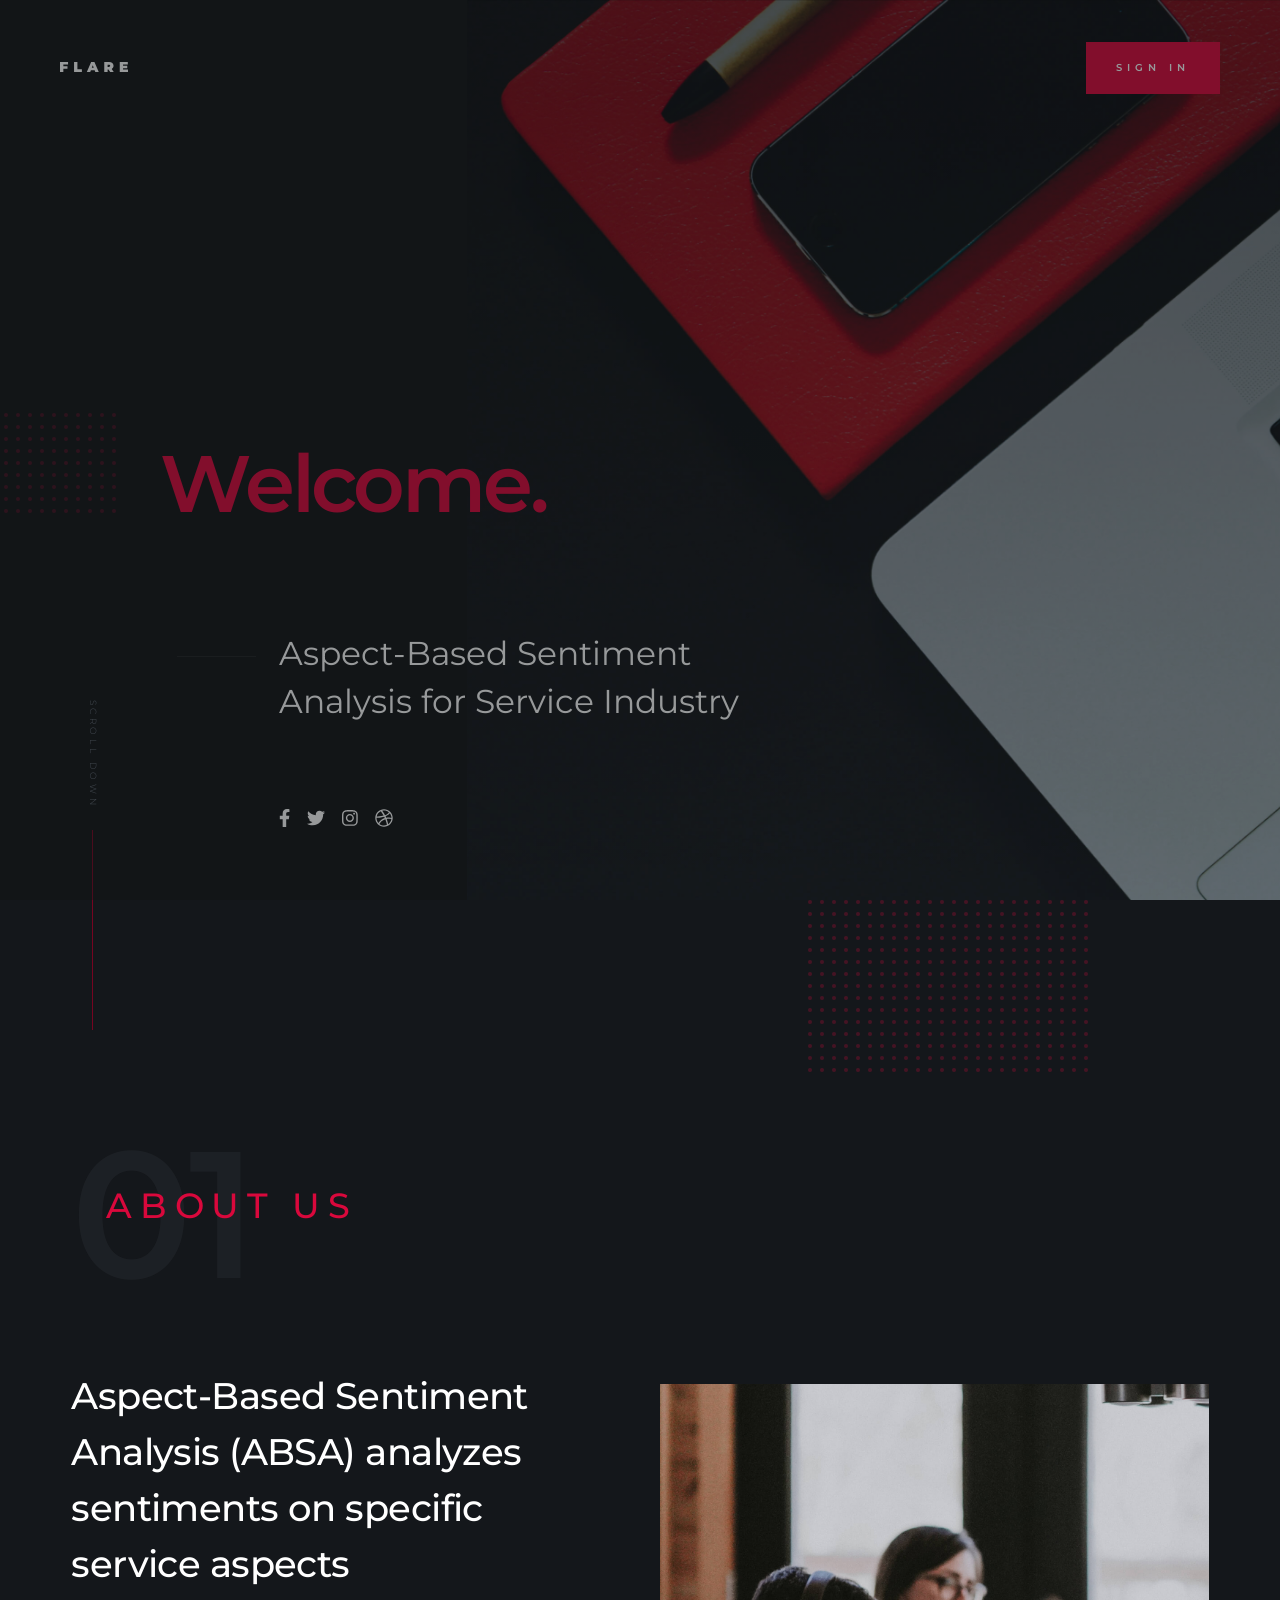
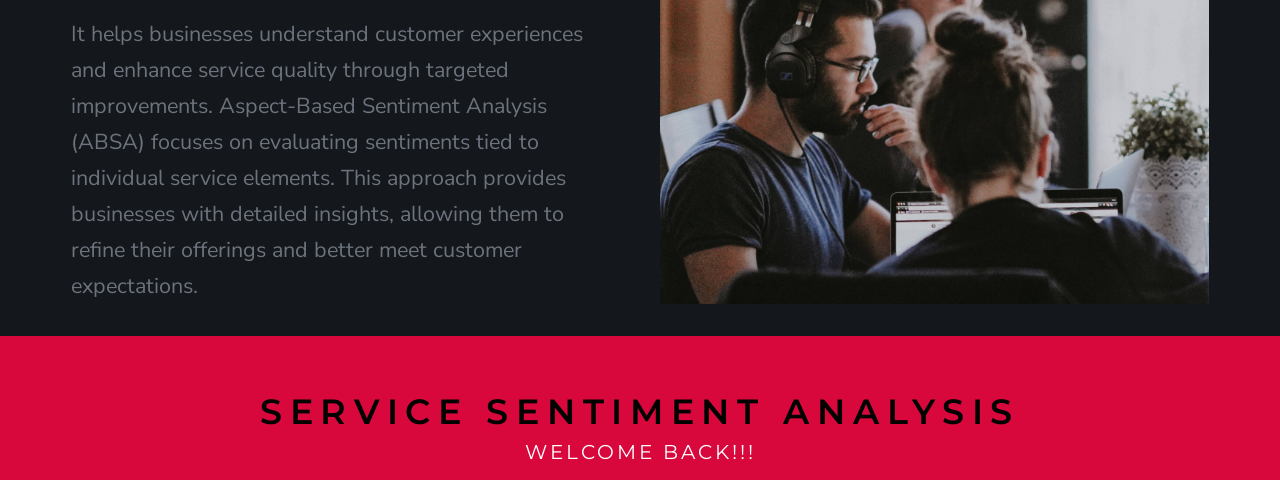
<file: templates/index.html>
<!DOCTYPE html>
<html class="no-js" lang="en">
<head>

    <!--- basic page needs
    ================================================== -->
    <meta charset="utf-8">
    <title>Index</title>
    <meta name="description" content="">
    <meta name="author" content="">

    <!-- mobile specific metas
    ================================================== -->
    <meta name="viewport" content="width=device-width, initial-scale=1">

    <!-- CSS
    ================================================== -->
    <link rel="stylesheet" href="static/css/styles.css">
    <link rel="stylesheet" href="static/css/vendor.css">

    <!-- script
    ================================================== -->
    <script src="static/js/modernizr.js"></script>
    <script defer src="static/js/fontawesome/all.min.js"></script>

    <!-- favicons
    ================================================== -->
    <link rel="apple-touch-icon" sizes="180x180" href="static/apple-touch-icon.png">
    <link rel="icon" type="static/image/png" sizes="32x32" href="static/favicon-32x32.png">
    <link rel="icon" type="static/image/png" sizes="16x16" href="static/favicon-16x16.png">
    <link rel="manifest" href="static/site.webmanifest">

</head>

<body id="top">


    <!-- preloader
    ================================================== -->
    <div id="preloader">
        <div id="loader" class="dots-fade">
            <div></div>
            <div></div>
            <div></div>
        </div>
    </div>


    <!-- header
    ================================================== -->
    <header class="s-header">

        <div class="s-header__logo">
            <img src="static/images/logo.svg" alt="Homepage">
          
        </div>

        <div class="s-header__content">
    
            
            <a href="/signin" class="btn btn--primary btn--small">
                <!-- <svg xmlns="http://www.w3.org/2000/svg" width="24" height="24" viewBox="0 0 24 24"><path d="M24 0l-6 22-8.129-7.239 7.802-8.234-10.458 7.227-7.215-1.754 24-12zm-15 16.668v7.332l3.258-4.431-3.258-2.901z"/></svg> -->
                Sign In
            </a>

        </div> <!-- end header-content -->

        <a class="s-header__menu-toggle" href="#0"><span>Menu</span></a>

    </header> <!-- end s-header -->


    <!-- hero
    ================================================== -->
    <section id="hero" class="s-hero target-section">

        <div class="s-hero__bg">
            <div class="gradient-overlay"></div>
        </div>

        <div class="row s-hero__content">
            <div class="column">

                <h1>Welcome.</h1>
                <div class="s-hero__content-about">

                    <p>
                    Aspect-Based Sentiment <br>
                    Analysis for Service Industry 
                    </p>
    
                    <footer>
                        <div class="s-hero__content-social">
                            <a href="#0"><i class="fab fa-facebook-f" aria-hidden="true"></i></a>
                            <a href="#0"><i class="fab fa-twitter" aria-hidden="true"></i></a>
                            <a href="#0"><i class="fab fa-instagram" aria-hidden="true"></i></a>
                            <a href="#0"><i class="fab fa-dribbble" aria-hidden="true"></i></a>
                        </div>
                    </footer>
                </div>

            </div>
        </div>

        <div class="s-hero__scroll">
            <a href="#about" class="s-hero__scroll-link smoothscroll">
                Scroll Down
            </a>
        </div>

    </section> <!-- end s-hero -->


    <!-- about
    ================================================== -->
    <section id="about" class="s-about">

        <div class="horizontal-line"></div>

        <div class="row">
            <div class="column large-12">

                <div class="section-title" data-num="01" data-aos="fade-up">
                    <h3 class="h6">About Us</h3>
                </div>

            </div>

            <div class="column large-6 w-900-stack s-about__intro-text">
                <h1 class="display-1" data-aos="fade-up">
                    Aspect-Based Sentiment Analysis (ABSA) analyzes sentiments on specific service aspects
                </h1>

                <p class="lead" data-aos="fade-up">
                    It helps businesses understand customer experiences and enhance service quality through targeted improvements.
                    Aspect-Based Sentiment Analysis (ABSA) focuses on evaluating sentiments tied to individual service elements. 
                    This approach provides businesses with detailed insights, allowing them to refine their offerings and better meet customer expectations.
            </div>

            <div class="column large-6 w-900-stack s-about__photo-block">
                <div class="s-about__photo" data-aos="fade-up"></div>
            </div>
        </div>

    </section> <!-- end s-about -->
    

    <!-- footer
    ================================================== -->
    <footer class="s-footer">
        <div class="row row-y-top">

            <div class="column ">
                <div class="row">
                    <div class="column ">
                        <h4 class="h6"><center>Service Sentiment Analysis</center></h4>
                        <h4 class="h7"><center>Welcome Back!!!</center></h4>
                    </div>
                </div>
            </div>
        </div>
    </footer>
    

    <!-- photoswipe background
    ================================================== -->
    <div aria-hidden="true" class="pswp" role="dialog" tabindex="-1">

        <div class="pswp__bg"></div>
        <div class="pswp__scroll-wrap">

            <div class="pswp__container">
                <div class="pswp__item"></div>
                <div class="pswp__item"></div>
                <div class="pswp__item"></div>
            </div>

            <div class="pswp__ui pswp__ui--hidden">
                <div class="pswp__top-bar">
                    <div class="pswp__counter"></div><button class="pswp__button pswp__button--close" title="Close (Esc)"></button> <button class="pswp__button pswp__button--share" title=
                    "Share"></button> <button class="pswp__button pswp__button--fs" title="Toggle fullscreen"></button> <button class="pswp__button pswp__button--zoom" title=
                    "Zoom in/out"></button>
                    <div class="pswp__preloader">
                        <div class="pswp__preloader__icn">
                            <div class="pswp__preloader__cut">
                                <div class="pswp__preloader__donut"></div>
                            </div>
                        </div>
                    </div>
                </div>
                <div class="pswp__share-modal pswp__share-modal--hidden pswp__single-tap">
                    <div class="pswp__share-tooltip"></div>
                </div><button class="pswp__button pswp__button--arrow--left" title="Previous (arrow left)"></button> <button class="pswp__button pswp__button--arrow--right" title=
                "Next (arrow right)"></button>
                <div class="pswp__caption">
                    <div class="pswp__caption__center"></div>
                </div>
            </div>

        </div>

    </div> <!-- end photoSwipe background -->


    <!-- Java Script
    ================================================== -->
    <script src="static/js/jquery-3.2.1.min.js"></script>
    <script src="static/js/plugins.js"></script>
    <script src="static/js/main.js"></script>

</body>

</html>
</file>
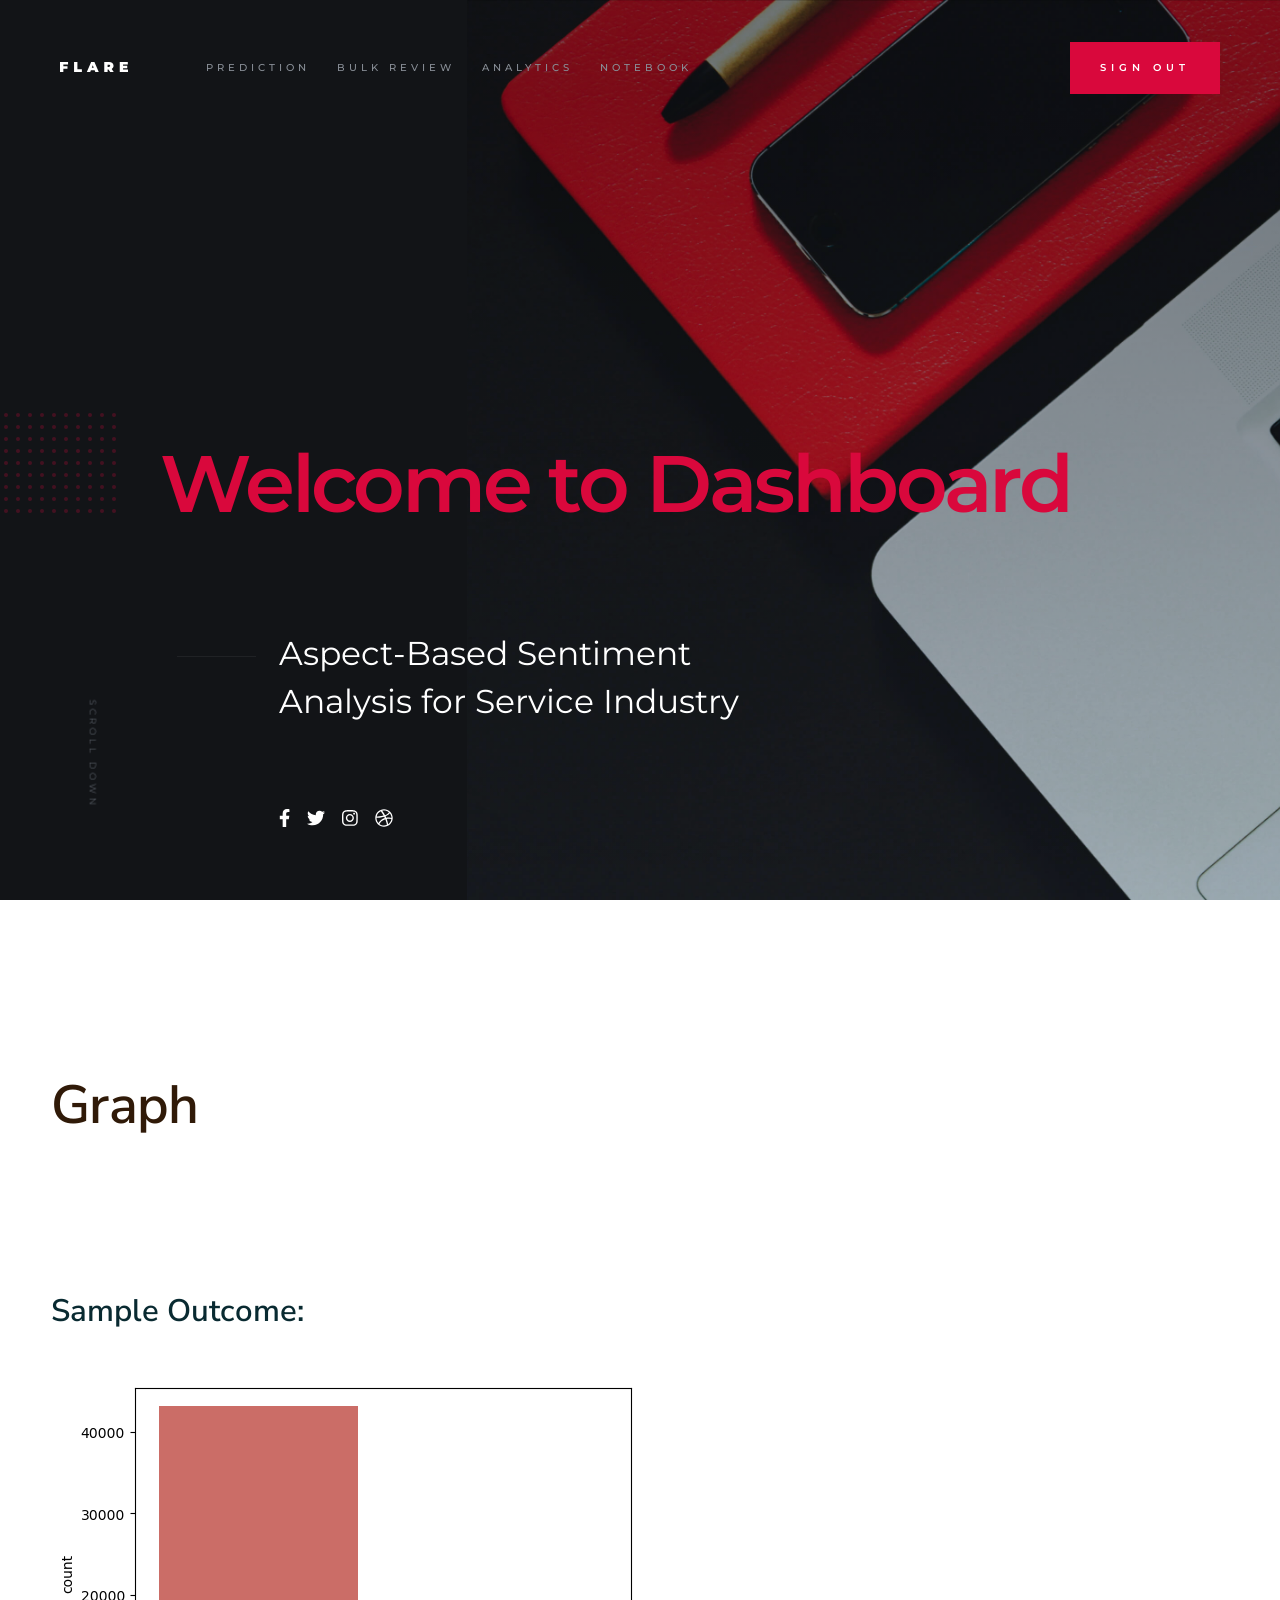
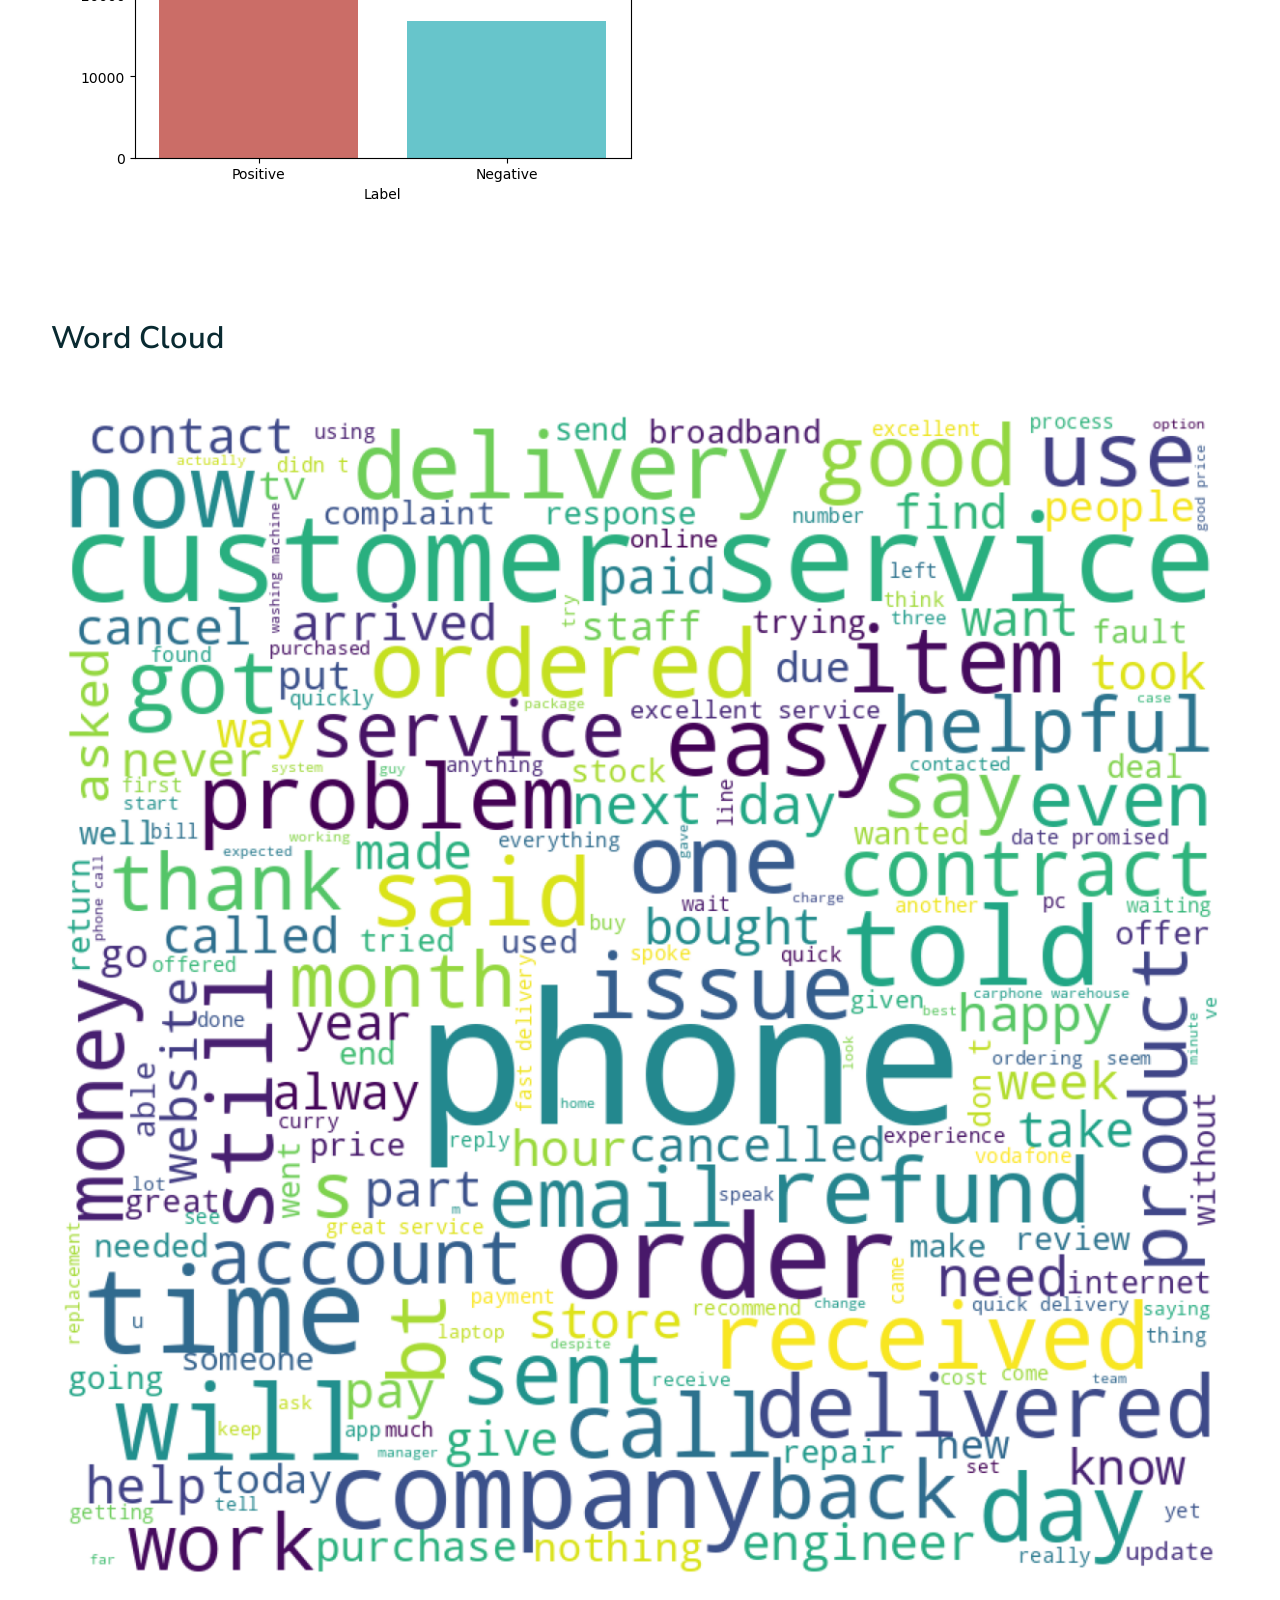
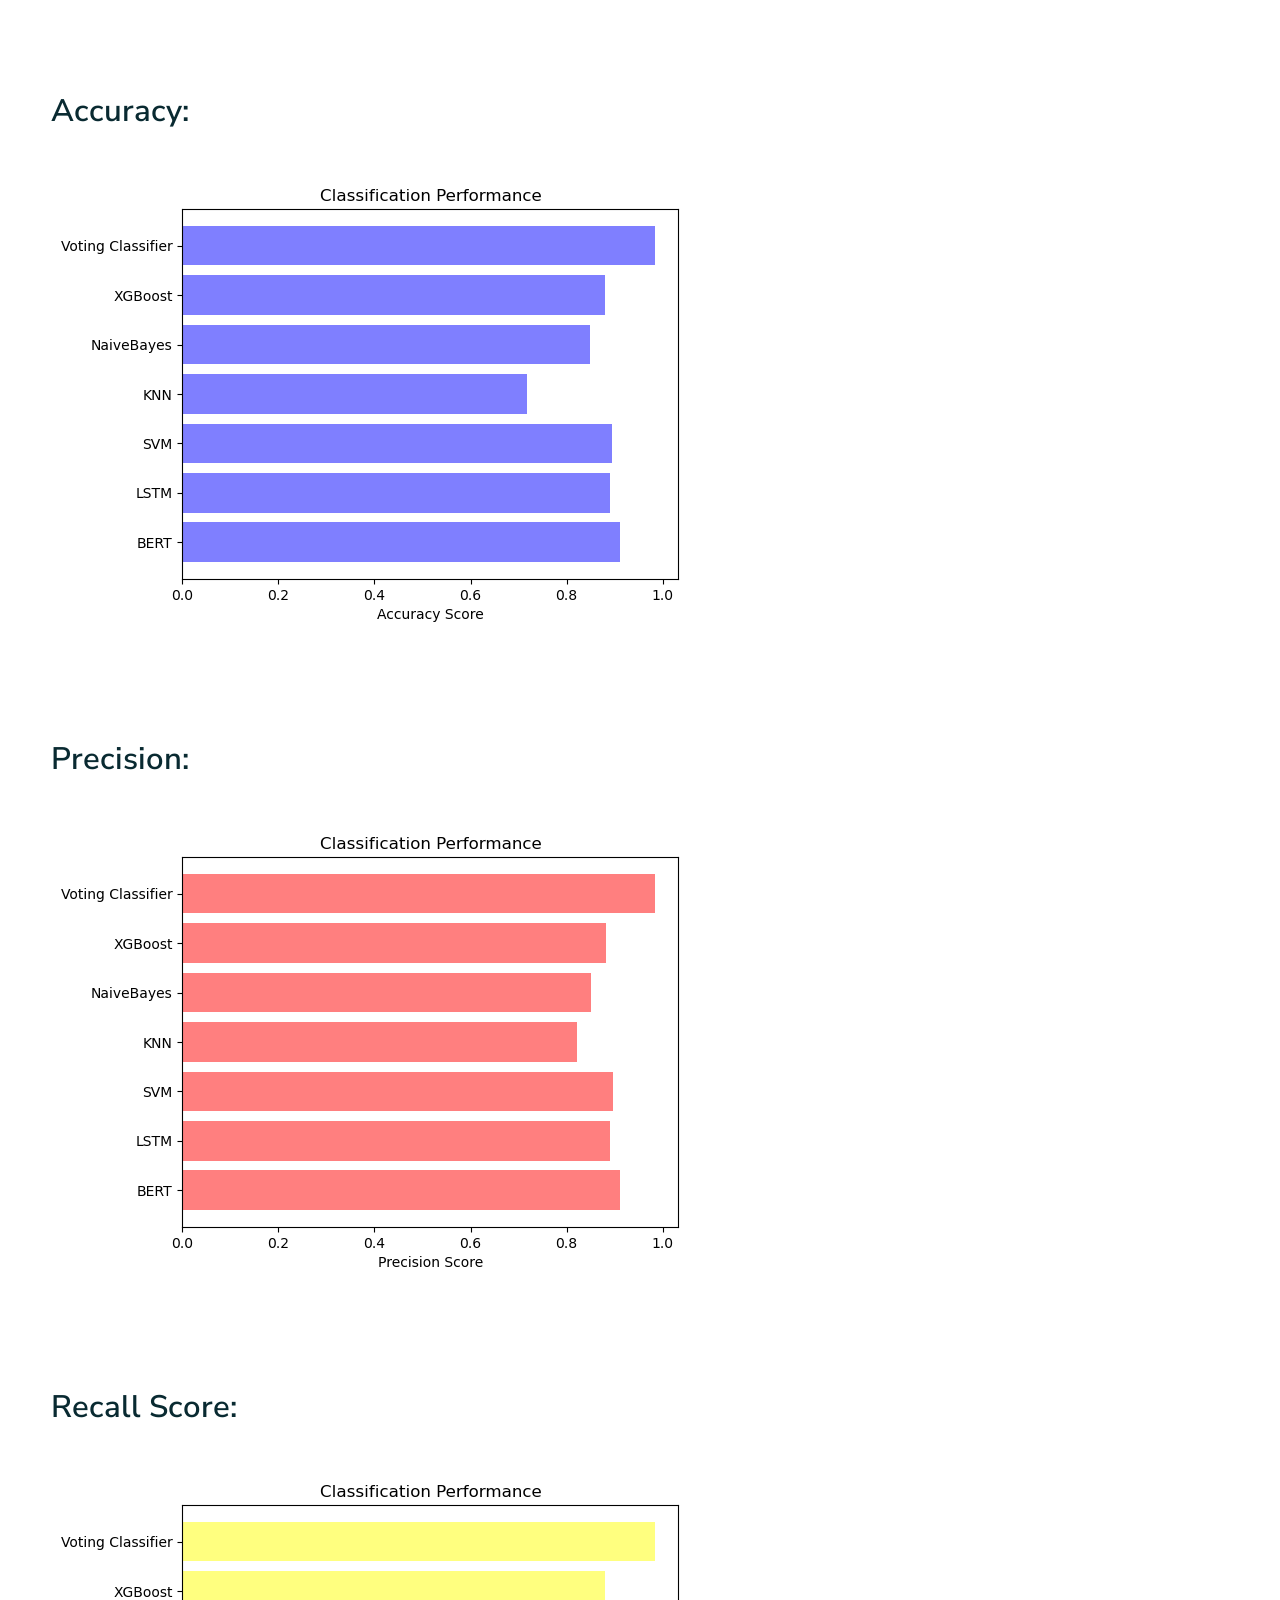
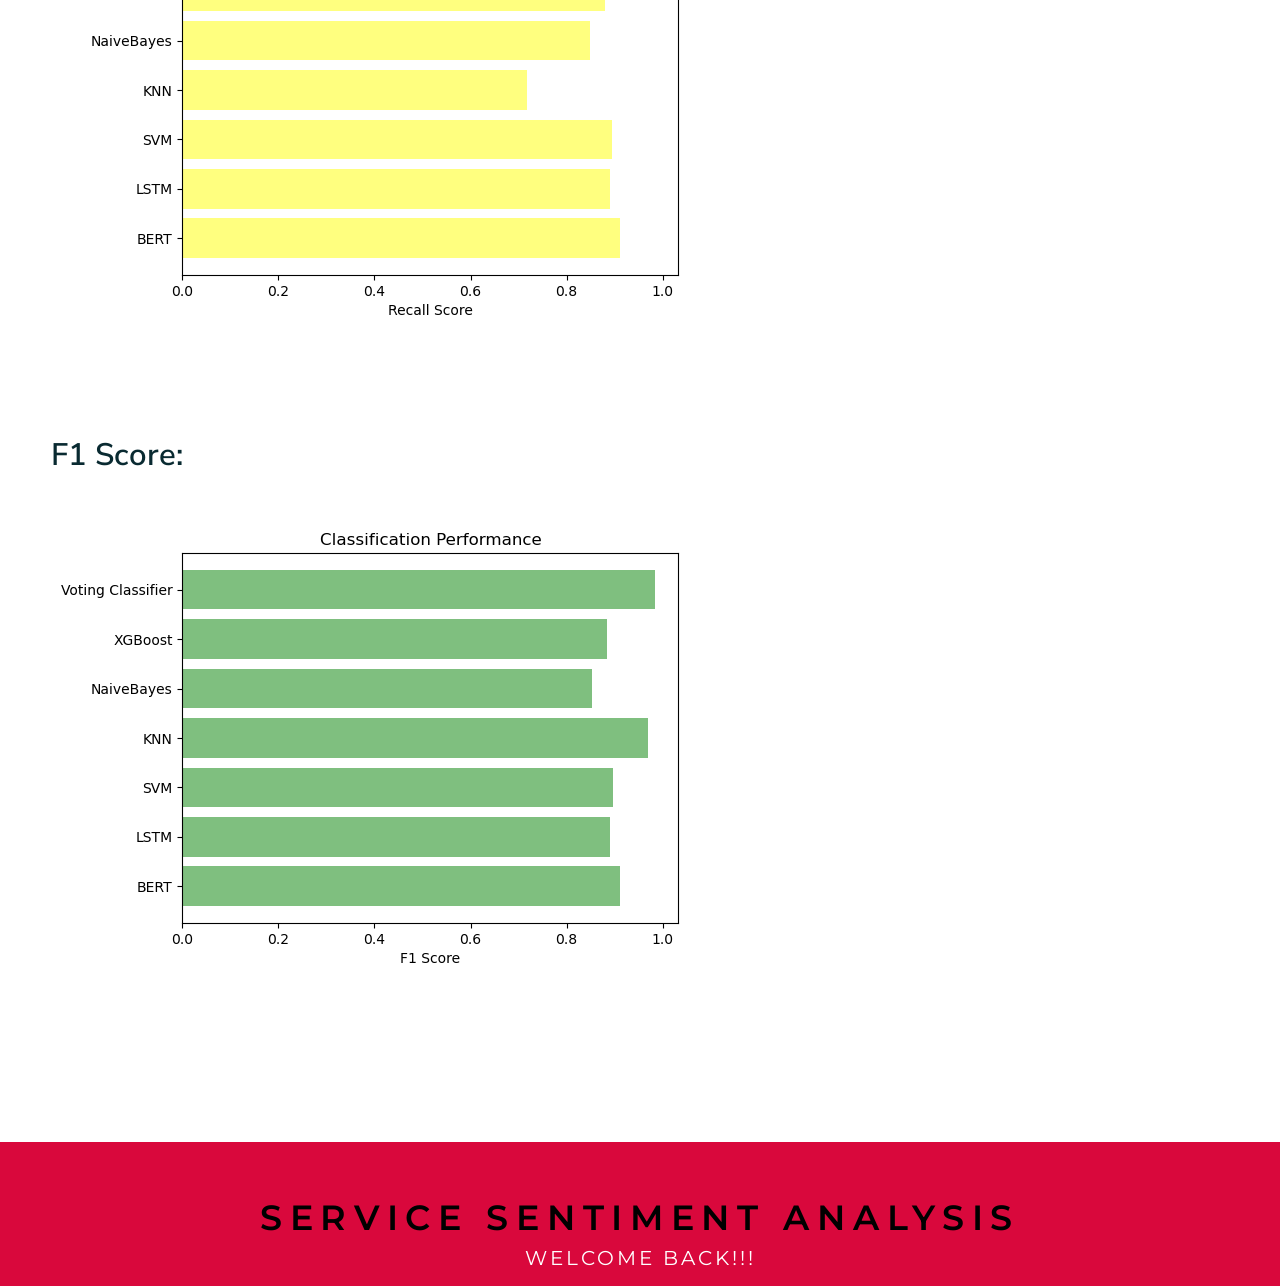
<file: templates/about.html>
<!DOCTYPE html>
<html class="no-js" lang="en">
<head>

    <!--- basic page needs
    ================================================== -->
    <meta charset="utf-8">
    <title>About</title>
    <meta name="description" content="">
    <meta name="author" content="">

    <!-- mobile specific metas
    ================================================== -->
    <meta name="viewport" content="width=device-width, initial-scale=1">

    <!-- CSS
    ================================================== -->
    <link rel="stylesheet" href="static/css/styles.css">
    <link rel="stylesheet" href="static/css/vendor.css">

    <!-- script
    ================================================== -->
    <script src="static/js/modernizr.js"></script>
    <script defer src="static/js/fontawesome/all.min.js"></script>

    <!-- favicons
    ================================================== -->
    <link rel="apple-touch-icon" sizes="180x180" href="static/apple-touch-icon.png">
    <link rel="icon" type="static/image/png" sizes="32x32" href="static/favicon-32x32.png">
    <link rel="icon" type="static/image/png" sizes="16x16" href="static/favicon-16x16.png">
    <link rel="manifest" href="static/site.webmanifest">

</head>

<body id="top">


    <!-- preloader
    ================================================== -->
    <div id="preloader">
        <div id="loader" class="dots-fade">
            <div></div>
            <div></div>
            <div></div>
        </div>
    </div>


    <!-- header
    ================================================== -->
    <header class="s-header">

        <div class="s-header__logo">
            
            <img src="static/images/logo.svg" alt="Homepage">
         
        </div>

        <div class="s-header__content">
    
            <nav class="s-header__nav-wrap">
                <ul class="s-header__nav">
                    <li><a href="/home" title="Prediction">Prediction</a></li>
                    <li><a href="/bulk_upload" title="Bulk Review">Bulk Review</a></li>
                    <li><a href="/analytics" title="Analytics">Analytics</a></li>
                    <li><a href="/notebook" title="Notebook">Notebook</a></li>
                    
                </ul>
            </nav> <!-- end s-header__nav-wrap -->

            <a href="/signin" class="btn btn--primary btn--small">
                <!-- <svg xmlns="http://www.w3.org/2000/svg" width="24" height="24" viewBox="0 0 24 24"><path d="M24 0l-6 22-8.129-7.239 7.802-8.234-10.458 7.227-7.215-1.754 24-12zm-15 16.668v7.332l3.258-4.431-3.258-2.901z"/></svg> -->
                Sign Out
            </a>

        </div> <!-- end header-content -->

        <a class="s-header__menu-toggle" href="#0"><span>Menu</span></a>

    </header> <!-- end s-header -->


    <!-- hero
    ================================================== -->
    <section id="hero" class="s-hero target-section">

        <div class="s-hero__bg">
            <div class="gradient-overlay"></div>
        </div>

        <div class="row s-hero__content">
            <div class="column">

                <h1>Welcome to Dashboard</h1>
                <div class="s-hero__content-about">

                    <p>
                    Aspect-Based Sentiment <br>
                    Analysis for Service Industry 
                    </p>
    
                    <footer>
                        <div class="s-hero__content-social">
                            <a href="#0"><i class="fab fa-facebook-f" aria-hidden="true"></i></a>
                            <a href="#0"><i class="fab fa-twitter" aria-hidden="true"></i></a>
                            <a href="#0"><i class="fab fa-instagram" aria-hidden="true"></i></a>
                            <a href="#0"><i class="fab fa-dribbble" aria-hidden="true"></i></a>
                        </div>
                    </footer>
                </div>

            </div>
        </div>

        <div class="s-hero__scroll">
            <a href="#about" class="s-hero__scroll-link smoothscroll">
                Scroll Down
            </a>
        </div>

    </section> <!-- end s-hero -->


    <!-- about
    ================================================== -->
    <div class="why-choose-us-area" style="background-color: white; color: #08333d; padding: 60px 0;">
        <div class="container">
            <div class="row justify-content-center align-items-center">
                <div class="col text-center">
                    <br>
                    <h1 style="color: #301a08;" class="text-light mb-4"><b>Graph</b></h1>
                    <br>
                    <br><br><br>
                    <h3 style="color: #092a31;"><b>Sample Outcome:</b></h3><br>
                    <img src="static/download.png">
                    <br><br><br>
                    <h3 style="color: #092a31;"><b>Word Cloud</b></h3><br>
                    <img src="static/download (1).png">
                    <br><br><br>
                    <h3 style="color: #092a31;"><b>Accuracy:</b></h3><br>
                    <img src="static/download (2).png">
                    <br><br><br>
                    <h3 style="color: #092a31;"><b>Precision:</b></h3><br>
                    <img src="static/download (3).png">
                    <br><br><br>
                    <h3 style="color: #092a31;"><b>Recall Score:</b></h3><br>
                    <img src="static/download (4).png">
                    <br><br><br>
                    <h3 style="color: #092a31;"><b>F1 Score:</b></h3><br>
                    <img src="static/download (5).png">
                    <br><br><br>
                </div>
            </div>
        </div>
    </div> 
    <!-- end s-about -->

    <!-- footer
    ================================================== -->
    <footer class="s-footer">
        <div class="row row-y-top">

            <div class="column ">
                <div class="row">
                    <div class="column ">
                        <h4 class="h6"><center>Service Sentiment Analysis</center></h4>
                        <h4 class="h7"><center>Welcome Back!!!</center></h4>
                    </div>
                </div>
            </div>
        </div>
    </footer>
    

    <!-- photoswipe background
    ================================================== -->
    <div aria-hidden="true" class="pswp" role="dialog" tabindex="-1">

        <div class="pswp__bg"></div>
        <div class="pswp__scroll-wrap">

            <div class="pswp__container">
                <div class="pswp__item"></div>
                <div class="pswp__item"></div>
                <div class="pswp__item"></div>
            </div>

            <div class="pswp__ui pswp__ui--hidden">
                <div class="pswp__top-bar">
                    <div class="pswp__counter"></div><button class="pswp__button pswp__button--close" title="Close (Esc)"></button> <button class="pswp__button pswp__button--share" title=
                    "Share"></button> <button class="pswp__button pswp__button--fs" title="Toggle fullscreen"></button> <button class="pswp__button pswp__button--zoom" title=
                    "Zoom in/out"></button>
                    <div class="pswp__preloader">
                        <div class="pswp__preloader__icn">
                            <div class="pswp__preloader__cut">
                                <div class="pswp__preloader__donut"></div>
                            </div>
                        </div>
                    </div>
                </div>
                <div class="pswp__share-modal pswp__share-modal--hidden pswp__single-tap">
                    <div class="pswp__share-tooltip"></div>
                </div><button class="pswp__button pswp__button--arrow--left" title="Previous (arrow left)"></button> <button class="pswp__button pswp__button--arrow--right" title=
                "Next (arrow right)"></button>
                <div class="pswp__caption">
                    <div class="pswp__caption__center"></div>
                </div>
            </div>

        </div>

    </div> <!-- end photoSwipe background -->


    <!-- Java Script
    ================================================== -->
    <script src="static/js/jquery-3.2.1.min.js"></script>
    <script src="static/js/plugins.js"></script>
    <script src="static/js/main.js"></script>

</body>

</html>
</file>
<file: templates/static/css/styles.css>
/* =================================================================== 
 * Flare Main Stylesheet
 * Template Ver. 1.0.0
 * 03-19-2020
 * ------------------------------------------------------------------
 *
 * TOC:
 * # settings and variables
 *      ## fonts
 *      ## colors
 *      ## vertical spacing and typescale
 *      ## grid variables
 * # normalize
 * # basic/base setup styles
 *      ## media
 *      ## typography resets
 *      ## links
 *      ## inputs
 * # Grid v3.0.0
 *      ## medium screen devices
 *      ## tablets
 *      ## mobile devices
 *      ## small mobile devices <= 400px
 * # block grids
 *      ## block grids - medium screen devices
 *      ## block grids - tablets
 *      ## block grids - mobile devices
 *      ## block grids - small mobile devices <= 400px
 * # MISC
 * # custom grid, block grid STACK breakpoints 
 * # base style overrides
 *      ## links
 * # typography & general theme styles
 *      ## lists
 *      ## responsive video container
 *      ## floated image
 *      ## tables
 *      ## spacing
 * # preloader
 * # forms 
 *      ## style placeholder text
 *      ## change autocomplete styles in Chrome
 * # buttons
 * # additional components
 *      ## additional typo styles
 *      ## skillbars
 *      ## alert box
 * # common and reusable styles
 *      ## item list 
 *      ## slick slider 
 * # site header
 *      ## header logo
 *      ## main navigation
 *      ## mobile menu toggle
 *      ## header contact button
 * # hero
 *      ## hero content
 *      ## hero video
 *      ## hero scroll
 *      ## animate intro content
 *      ## animations
 * # about
 *      ## about photo
 *      ## about process
 * # services
 * # portfolio
 *      ## portfolio list
 * # clients
 *      ## clients slider
 *      ## testimonials
 * # contact
 * # footer
 *      ## footer block
 *      ## footer list
 *      ## copyright
 *      ## go top
 *
 * ------------------------------------------------------------------ */



/* ===================================================================
 * # settings and variables
 *
 * ------------------------------------------------------------------- */

/* ------------------------------------------------------------------- 
 * ## fonts
 * ------------------------------------------------------------------- */

@import url("https://fonts.googleapis.com/css?family=Montserrat:300,300i,400,400i,500,500i,600,600i,700,700i|Nunito+Sans:300,300i,400,400i,600,600i,700,700i&display=swap");

:root {
    --font-1: "Nunito Sans", sans-serif;
    --font-2: "Montserrat", sans-serif;

    /* monospace
     */
    --font-mono: Consolas, "Andale Mono", Courier, "Courier New", monospace;
}


/* ------------------------------------------------------------------- 
 * ## colors
 * ------------------------------------------------------------------- */
:root {

    /* color-1(#d9083c)
     * color-2(#eb5e55)
     * color-3(#f2d0a4)
     */
    --color-1: hsla(345, 93%, 44%, 1);
    --color-2: hsla(4, 79%, 63%, 1);
    --color-3: hsla(34, 75%, 80%, 1);

    /* theme color variations
     */
    --color-1-lighter: hsla(345, 93%, 64%, 1);
    --color-1-light  : hsla(345, 93%, 54%, 1);
    --color-1-dark   : hsla(345, 93%, 34%, 1);
    --color-1-darker : hsla(345, 93%, 24%, 1);
    --color-2-lighter: hsla(4, 79%, 83%, 1);
    --color-2-light  : hsla(4, 79%, 73%, 1);
    --color-2-dark   : hsla(4, 79%, 53%, 1);
    --color-2-darker : hsla(4, 79%, 43%, 1);

    /* feedback colors
     * color-error(#ffd1d2), color-success(#c8e675), 
     * color-info(#d7ecfb), color-notice(#fff099)
     */
    --color-error          : hsla(359, 100%, 91%, 1);
    --color-success        : hsla(76, 69%, 68%, 1);
    --color-info           : hsla(205, 82%, 91%, 1);
    --color-notice         : hsla(51, 100%, 80%, 1);
    --color-error-content  : hsla(359, 50%, 50%, 1);
    --color-success-content: hsla(76, 29%, 28%, 1);
    --color-info-content   : hsla(205, 32%, 31%, 1);
    --color-notice-content : hsla(51, 30%, 30%, 1);

    /* shades 
     * generated using 
     * Tint & Shade Generator 
     * (https://maketintsandshades.com/)
     */
    --color-black  : #000000;
    --color-gray-19: #0b0b0c;
    --color-gray-18: #161719;
    --color-gray-17: #202225;
    --color-gray-16: #2b2e32;
    --color-gray-15: #363a3f;
    --color-gray-14: #41454b;
    --color-gray-13: #4c5158;
    --color-gray-12: #565c64;
    --color-gray-11: #616871;
    --color-gray-10: #6c737d;
    --color-gray-9 : #7b818a;
    --color-gray-8 : #898f97;
    --color-gray-7 : #989da4;
    --color-gray-6 : #a7abb1;
    --color-gray-5 : #b6b9be;
    --color-gray-4 : #c4c7cb;
    --color-gray-3 : #d3d5d8;
    --color-gray-2 : #e2e3e5;
    --color-gray-1 : #f0f1f2;
    --color-white  : #ffffff;

    /* text
     */
    --color-text       : var(--color-gray-10);
    --color-text-dark  : var(--color-white);
    --color-text-light : var(--color-gray-12);
    --color-placeholder: var(--color-gray-11);

    /* buttons
     */
    --color-btn                   : var(--color-gray-15);
    --color-btn-text              : var(--color-white);
    --color-btn-hover             : var(--color-white);
    --color-btn-hover-text        : var(--color-black);
    --color-btn-primary           : var(--color-1);
    --color-btn-primary-text      : var(--color-white);
    --color-btn-primary-hover     : var(--color-white);
    --color-btn-primary-hover-text: var(--color-black);
    --color-btn-stroke            : var(--color-white);
    --color-btn-stroke-text       : var(--color-white);
    --color-btn-stroke-hover      : var(--color-white);
    --color-btn-stroke-hover-text : var(--color-black);

    /* others
     */
    --color-body  : var(--color-1);
    --color-bg    : #14171B;
    --color-border: var(--color-gray-17);
}


/* ------------------------------------------------------------------- 
 * ## vertical spacing and typescale
 * ------------------------------------------------------------------- */
:root {

    /* spacing
     * base font size: 18px 
     * vertical space unit : 32px
     */
    --base-size     : 62.5%;
    --base-font-size: 1.8rem;
    --space         : 3.2rem;

    /* vertical spacing 
     */
    --vspace-0_25: calc(0.25 * var(--space));
    --vspace-0_5 : calc(0.5 * var(--space));
    --vspace-0_75: calc(0.75 * var(--space));
    --vspace-1   : calc(var(--space));
    --vspace-1_25: calc(1.25 * var(--space));
    --vspace-1_5 : calc(1.5 * var(--space));
    --vspace-1_75: calc(1.75 * var(--space));
    --vspace-2   : calc(2 * var(--space));
    --vspace-2_5 : calc(2.5 * var(--space));
    --vspace-3   : calc(3 * var(--space));
    --vspace-3_5 : calc(3.5 * var(--space));
    --vspace-4   : calc(4 * var(--space));

    /* type scale
     * ratio 1:2 | base: 18px
     * -------------------------------------------------------
     *
     * --text-display-3 = (77.40px)
     * --text-display-2 = (64.50px)
     * --text-display-1 = (53.75px)
     * --text-xxxl      = (44.79px)
     * --text-xxl       = (37.32px)
     * --text-xl        = (31.10px)
     * --text-lg        = (25.92px)
     * --text-md        = (21.60px)
     * --text-size      = (18.00px) BASE
     * --text-sm        = (15.00px)
     * --text-xs        = (12.50px)
     *
     * -------------------------------------------------------
     */
    --text-scale-ratio: 1.2;
    --text-size       : var(--base-font-size);
    --text-xs         : calc((var(--text-size) / var(--text-scale-ratio)) / var(--text-scale-ratio));
    --text-sm         : calc(var(--text-xs) * var(--text-scale-ratio));
    --text-md         : calc(var(--text-sm) * var(--text-scale-ratio) * var(--text-scale-ratio));
    --text-lg         : calc(var(--text-md) * var(--text-scale-ratio));
    --text-xl         : calc(var(--text-lg) * var(--text-scale-ratio));
    --text-xxl        : calc(var(--text-xl) * var(--text-scale-ratio));
    --text-xxxl       : calc(var(--text-xxl) * var(--text-scale-ratio));
    --text-display-1  : calc(var(--text-xxxl) * var(--text-scale-ratio));
    --text-display-2  : calc(var(--text-display-1) * var(--text-scale-ratio));
    --text-display-3  : calc(var(--text-display-2) * var(--text-scale-ratio));

    /* default button height
     */
    --vspace-btn: var(--vspace-2);
}

/* on mobile devices below 480px
 */
@media screen and (max-width: 480px) {
    :root {
        --base-font-size: 1.6rem;
        --space         : 2.8rem;
    }
}


/* ------------------------------------------------------------------- 
 * ## grid variables
 * ------------------------------------------------------------------- */
:root {

    /* widths for rows and containers
     */
    --width-full    : 100%;
    --width-max     : 1200px;
    --width-wide    : 1400px;
    --width-wider   : 1600px;
    --width-widest  : 1800px;
    --width-narrow  : 1000px;
    --width-narrower: 900px;
    --width-grid-max: var(--width-max);

    /* gutters
     */
    --gutter-lg : 2rem;
    --gutter-md : 1.6rem;
    --gutter-mob: 1rem;
}



/* ==========================================================================
 * # normalize
 * normalize.css v8.0.1 | MIT License |
 * github.com/necolas/normalize.css
 *
 * -------------------------------------------------------------------------- */

/* ------------------------------------------------------------------- 
 * ## document
 * ------------------------------------------------------------------- */

/* 1. Correct the line height in all browsers.
 * 2. Prevent adjustments of font size after orientation changes in iOS.*/

html {
    line-height: 1.15;
    /* 1 */
    -webkit-text-size-adjust: 100%;
    /* 2 */
}

/* ------------------------------------------------------------------- 
 * ## sections
 * ------------------------------------------------------------------- */

/* Remove the margin in all browsers. */

body {
    margin: 0;
}

/* Render the `main` element consistently in IE. */

main {
    display: block;
}

/* Correct the font size and margin on `h1` elements within `section` and
 * `article` contexts in Chrome, Firefox, and Safari. */

h1 {
    font-size: 20px;
    margin: 0.67em 0;
}

/* ------------------------------------------------------------------- 
 * ## grouping
 * ------------------------------------------------------------------- */

/* 1. Add the correct box sizing in Firefox.
 * 2. Show the overflow in Edge and IE. */

hr {
    -webkit-box-sizing: content-box;
    box-sizing: content-box;
    /* 1 */
    height: 0;
    /* 1 */
    overflow: visible;
    /* 2 */
}

/* 1. Correct the inheritance and scaling of font size in all browsers.
 * 2. Correct the odd `em` font sizing in all browsers. */

pre {
    font-family: monospace, monospace;
    /* 1 */
    font-size: 1em;
    /* 2 */
}

/* ------------------------------------------------------------------- 
 * ## text-level semantics
 * ------------------------------------------------------------------- */

/* Remove the gray background on active links in IE 10. */

a {
    background-color: transparent;
}

/* 1. Remove the bottom border in Chrome 57-
 * 2. Add the correct text decoration in Chrome, Edge, IE, Opera, and Safari. */

abbr[title] {
    border-bottom: none;
    /* 1 */
    text-decoration: underline;
    /* 2 */
    -webkit-text-decoration: underline dotted;
    text-decoration: underline dotted;
    /* 2 */
}

/* Add the correct font weight in Chrome, Edge, and Safari. */

b, strong {
    font-weight: bolder;
}

/* 1. Correct the inheritance and scaling of font size in all browsers.
 * 2. Correct the odd `em` font sizing in all browsers. */

code, kbd, samp {
    font-family: monospace, monospace;
    /* 1 */
    font-size: 1em;
    /* 2 */
}

/* Add the correct font size in all browsers. */

small {
    font-size: 80%;
}

/* Prevent `sub` and `sup` elements from affecting the line height in
 * all browsers. */

sub, sup {
    font-size: 75%;
    line-height: 0;
    position: relative;
    vertical-align: baseline;
}

sub {
    bottom: -0.25em;
}

sup {
    top: -0.5em;
}

/* ------------------------------------------------------------------- 
 * ## embedded content
 * ------------------------------------------------------------------- */

/* Remove the border on images inside links in IE 10. */

img {
    border-style: none;
}

/* ------------------------------------------------------------------- 
 * ## forms
 * ------------------------------------------------------------------- */

/* 1. Change the font styles in all browsers.
 * 2. Remove the margin in Firefox and Safari. */

button, input, optgroup, select, textarea {
    font-family: inherit;
    /* 1 */
    font-size: 100%;
    /* 1 */
    line-height: 1.15;
    /* 1 */
    margin: 0;
    /* 2 */
}

/* Show the overflow in IE.
 * 1. Show the overflow in Edge. */

button, input {
    /* 1 */
    overflow: visible;
}

/* Remove the inheritance of text transform in Edge, Firefox, and IE.
 * 1. Remove the inheritance of text transform in Firefox. */

button, select {
    /* 1 */
    text-transform: none;
}

/* Correct the inability to style clickable types in iOS and Safari. */

button, [type="button"], [type="reset"], [type="submit"] {
    -webkit-appearance: button;
}

/* Remove the inner border and padding in Firefox. */

button::-moz-focus-inner, [type="button"]::-moz-focus-inner, [type="reset"]::-moz-focus-inner, [type="submit"]::-moz-focus-inner {
    border-style: none;
    padding: 0;
}

/* Restore the focus styles unset by the previous rule. */

button:-moz-focusring, [type="button"]:-moz-focusring, [type="reset"]:-moz-focusring, [type="submit"]:-moz-focusring {
    outline: 1px dotted ButtonText;
}

/* Correct the padding in Firefox. */

fieldset {
    padding: 0.35em 0.75em 0.625em;
}

/* 1. Correct the text wrapping in Edge and IE.
 * 2. Correct the color inheritance from `fieldset` elements in IE.
 * 3. Remove the padding so developers are not caught out when they zero out
 *    `fieldset` elements in all browsers. */

legend {
    -webkit-box-sizing: border-box;
    box-sizing: border-box;
    /* 1 */
    color: inherit;
    /* 2 */
    display: table;
    /* 1 */
    max-width: 100%;
    /* 1 */
    padding: 0;
    /* 3 */
    white-space: normal;
    /* 1 */
}

/* Add the correct vertical alignment in Chrome, Firefox, and Opera. */

progress {
    vertical-align: baseline;
}

/* Remove the default vertical scrollbar in IE 10+. */

textarea {
    overflow: auto;
}

/* 1. Add the correct box sizing in IE 10.
 * 2. Remove the padding in IE 10. */

[type="checkbox"], [type="radio"] {
    -webkit-box-sizing: border-box;
    box-sizing: border-box;
    /* 1 */
    padding: 0;
    /* 2 */
}

/* Correct the cursor style of increment and decrement buttons in Chrome. */

[type="number"]::-webkit-inner-spin-button, [type="number"]::-webkit-outer-spin-button {
    height: auto;
}

/* 1. Correct the odd appearance in Chrome and Safari.
 * 2. Correct the outline style in Safari. */

[type="search"] {
    -webkit-appearance: textfield;
    /* 1 */
    outline-offset: -2px;
    /* 2 */
}

/* Remove the inner padding in Chrome and Safari on macOS. */

[type="search"]::-webkit-search-decoration {
    -webkit-appearance: none;
}

/* 1. Correct the inability to style clickable types in iOS and Safari.
 * 2. Change font properties to `inherit` in Safari. */

::-webkit-file-upload-button {
    -webkit-appearance: button;
    /* 1 */
    font: inherit;
    /* 2 */
}

/* ------------------------------------------------------------------- 
 * ## interactive
 * ------------------------------------------------------------------- */

/* Add the correct display in Edge, IE 10+, and Firefox. */

details {
    display: block;
}

/* Add the correct display in all browsers. */

summary {
    display: list-item;
}

/* ------------------------------------------------------------------- 
 * ## misc
 * ------------------------------------------------------------------- */

/* Add the correct display in IE 10+. */

template {
    display: none;
}

/* Add the correct display in IE 10. */

[hidden] {
    display: none;
}



/* ===================================================================
 * # basic/base setup styles
 *
 * ------------------------------------------------------------------- */
html {
    font-size: 62.5%;
    -webkit-box-sizing: border-box;
    box-sizing: border-box;
}

*, *::before, *::after {
    -webkit-box-sizing: inherit;
    box-sizing: inherit;
}

body {
    font-weight: normal;
    line-height: 1;
    word-wrap: break-word;
    -moz-font-smoothing: grayscale;
    -moz-osx-font-smoothing: grayscale;
    -webkit-font-smoothing: antialiased;
    -webkit-overflow-scrolling: touch;
    -webkit-text-size-adjust: none;
}


/* ------------------------------------------------------------------- 
 * ## media
 * ------------------------------------------------------------------- */
svg, img, video embed, iframe, object {
    max-width: 100%;
    height: auto;
}


/* ------------------------------------------------------------------- 
 * ## typography resets
 * ------------------------------------------------------------------- */
div, dl, dt, dd, ul, ol, li, h1, h2, h3, h4, h5, h6, pre, form, p, blockquote, th, td {
    margin: 0;
    padding: 0;
}

p {
    font-size: inherit;
    text-rendering: optimizeLegibility;
}

em, i {
    font-style: italic;
    line-height: inherit;
}

strong, b {
    font-weight: bold;
    line-height: inherit;
}

small {
    font-size: 60%;
    line-height: inherit;
}

ol, ul {
    list-style: none;
}

li {
    display: block;
}


/* ------------------------------------------------------------------- 
 * ## links
 * ------------------------------------------------------------------- */
a {
    text-decoration: none;
    line-height: inherit;
}

a img {
    border: none;
}


/* ------------------------------------------------------------------- 
 * ## inputs
 * ------------------------------------------------------------------- */
fieldset {
    margin: 0;
    padding: 0;
}

input[type="email"], 
input[type="number"], 
input[type="search"], 
input[type="text"], 
input[type="tel"], 
input[type="url"], 
input[type="password"], 
textarea {
    -webkit-appearance: none;
    -moz-appearance: none;
    appearance: none;
}



/* ===================================================================
 * # Grid v3.0.0
 *
 *   -----------------------------------------------------------------
 * - Grid breakpoints are based on MAXIMUM WIDTH media queries, 
 *   meaning they apply to that one breakpoint and ALL THOSE BELOW IT.
 * - Grid columns without a specified width will automatically layout 
 *   as equal width columns.
 * ------------------------------------------------------------------- */

/* rows
 * ------------------------------------- */
.row {
    width: 92%;
    max-width: var(--width-grid-max);
    margin: 0 auto;
    display: -ms-flexbox;
    display: -webkit-box;
    display: flex;
    -ms-flex-flow: row wrap;
    -webkit-box-orient: horizontal;
    -webkit-box-direction: normal;
    flex-flow: row wrap;
}

.row .row {
    width: auto;
    max-width: none;
    margin-left: calc(var(--gutter-lg) * -1);
    margin-right: calc(var(--gutter-lg) * -1);
}

/* columns
 * -------------------------------------- */
.column {
    -ms-flex: 1 1 0%;
    -webkit-box-flex: 1;
    flex: 1 1 0%;
    padding: 0 var(--gutter-lg);
}

.collapse>.column, .column.collapse {
    padding: 0;
}

/* flex row containers utility classes
 */
.row.row-wrap {
    -ms-flex-wrap: wrap;
    flex-wrap: wrap;
}

.row.row-nowrap {
    -ms-flex-wrap: none;
    flex-wrap: nowrap;
}

.row.row-y-top {
    -ms-flex-align: start;
    -webkit-box-align: start;
    align-items: flex-start;
}

.row.row-y-bottom {
    -ms-flex-align: end;
    -webkit-box-align: end;
    align-items: flex-end;
}

.row.row-y-center {
    -ms-flex-align: center;
    -webkit-box-align: center;
    align-items: center;
}

.row.row-stretch {
    -ms-flex-align: stretch;
    -webkit-box-align: stretch;
    align-items: stretch;
}

.row.row-baseline {
    -ms-flex-align: baseline;
    -webkit-box-align: baseline;
    align-items: baseline;
}

.row.row-x-left {
    -ms-flex-pack: start;
    -webkit-box-pack: start;
    justify-content: flex-start;
}

.row.row-x-right {
    -ms-flex-pack: end;
    -webkit-box-pack: end;
    justify-content: flex-end;
}

.row.row-x-center {
    -ms-flex-pack: center;
    -webkit-box-pack: center;
    justify-content: center;
}

/* flex item utility alignment classes
 */
.align-center {
    margin: auto;
    -webkit-align-self: center;
    -ms-flex-item-align: center;
    -ms-grid-row-align: center;
    align-self: center;
}

.align-left {
    margin-right: auto;
    -webkit-align-self: center;
    -ms-flex-item-align: center;
    -ms-grid-row-align: center;
    align-self: center;
}

.align-right {
    margin-left: auto;
    -webkit-align-self: center;
    -ms-flex-item-align: center;
    -ms-grid-row-align: center;
    align-self: center;
}

.align-x-center {
    margin-right: auto;
    margin-left: auto;
}

.align-x-left {
    margin-right: auto;
}

.align-x-right {
    margin-left: auto;
}

.align-y-center {
    -webkit-align-self: center;
    -ms-flex-item-align: center;
    -ms-grid-row-align: center;
    align-self: center;
}

.align-y-top {
    -webkit-align-self: flex-start;
    -ms-flex-item-align: start;
    align-self: flex-start;
}

.align-y-bottom {
    -webkit-align-self: flex-end;
    -ms-flex-item-align: end;
    align-self: flex-end;
}

/* large screen column widths 
 */
.large-1 {
    -ms-flex: 0 0 8.33333%;
    -webkit-box-flex: 0;
    flex: 0 0 8.33333%;
    max-width: 8.33333%;
}

.large-2 {
    -ms-flex: 0 0 16.66667%;
    -webkit-box-flex: 0;
    flex: 0 0 16.66667%;
    max-width: 16.66667%;
}

.large-3 {
    -ms-flex: 0 0 25%;
    -webkit-box-flex: 0;
    flex: 0 0 25%;
    max-width: 25%;
}

.large-4 {
    -ms-flex: 0 0 33.33333%;
    -webkit-box-flex: 0;
    flex: 0 0 33.33333%;
    max-width: 33.33333%;
}

.large-5 {
    -ms-flex: 0 0 41.66667%;
    -webkit-box-flex: 0;
    flex: 0 0 41.66667%;
    max-width: 41.66667%;
}

.large-6 {
    -ms-flex: 0 0 50%;
    -webkit-box-flex: 0;
    flex: 0 0 50%;
    max-width: 50%;
}

.large-7 {
    -ms-flex: 0 0 58.33333%;
    -webkit-box-flex: 0;
    flex: 0 0 58.33333%;
    max-width: 58.33333%;
}

.large-8 {
    -ms-flex: 0 0 66.66667%;
    -webkit-box-flex: 0;
    flex: 0 0 66.66667%;
    max-width: 66.66667%;
}

.large-9 {
    -ms-flex: 0 0 75%;
    -webkit-box-flex: 0;
    flex: 0 0 75%;
    max-width: 75%;
}

.large-10 {
    -ms-flex: 0 0 83.33333%;
    -webkit-box-flex: 0;
    flex: 0 0 83.33333%;
    max-width: 83.33333%;
}

.large-11 {
    -ms-flex: 0 0 91.66667%;
    -webkit-box-flex: 0;
    flex: 0 0 91.66667%;
    max-width: 91.66667%;
}

.large-12 {
    -ms-flex: 0 0 100%;
    -webkit-box-flex: 0;
    flex: 0 0 100%;
    max-width: 100%;
}


/* ------------------------------------------------------------------- 
 * ## medium screen devices
 * ------------------------------------------------------------------- */
@media screen and (max-width: 1200px) {
    .row .row {
        margin-left: calc(var(--gutter-md) * -1);
        margin-right: calc(var(--gutter-md) * -1);
    }
    .column {
        padding: 0 var(--gutter-md);
    }
    .medium-1 {
        -ms-flex: 0 0 8.33333%;
        -webkit-box-flex: 0;
        flex: 0 0 8.33333%;
        max-width: 8.33333%;
    }
    .medium-2 {
        -ms-flex: 0 0 16.66667%;
        -webkit-box-flex: 0;
        flex: 0 0 16.66667%;
        max-width: 16.66667%;
    }
    .medium-3 {
        -ms-flex: 0 0 25%;
        -webkit-box-flex: 0;
        flex: 0 0 25%;
        max-width: 25%;
    }
    .medium-4 {
        -ms-flex: 0 0 33.33333%;
        -webkit-box-flex: 0;
        flex: 0 0 33.33333%;
        max-width: 33.33333%;
    }
    .medium-5 {
        -ms-flex: 0 0 41.66667%;
        -webkit-box-flex: 0;
        flex: 0 0 41.66667%;
        max-width: 41.66667%;
    }
    .medium-6 {
        -ms-flex: 0 0 50%;
        -webkit-box-flex: 0;
        flex: 0 0 50%;
        max-width: 50%;
    }
    .medium-7 {
        -ms-flex: 0 0 58.33333%;
        -webkit-box-flex: 0;
        flex: 0 0 58.33333%;
        max-width: 58.33333%;
    }
    .medium-8 {
        -ms-flex: 0 0 66.66667%;
        -webkit-box-flex: 0;
        flex: 0 0 66.66667%;
        max-width: 66.66667%;
    }
    .medium-9 {
        -ms-flex: 0 0 75%;
        -webkit-box-flex: 0;
        flex: 0 0 75%;
        max-width: 75%;
    }
    .medium-10 {
        -ms-flex: 0 0 83.33333%;
        -webkit-box-flex: 0;
        flex: 0 0 83.33333%;
        max-width: 83.33333%;
    }
    .medium-11 {
        -ms-flex: 0 0 91.66667%;
        -webkit-box-flex: 0;
        flex: 0 0 91.66667%;
        max-width: 91.66667%;
    }
    .medium-12 {
        -ms-flex: 0 0 100%;
        -webkit-box-flex: 0;
        flex: 0 0 100%;
        max-width: 100%;
    }
}


/* ------------------------------------------------------------------- 
 * ## tablets
 * ------------------------------------------------------------------- */
@media screen and (max-width: 800px) {
    .row {
        width: 90%;
    }
    .tab-1 {
        -ms-flex: 0 0 8.33333%;
        -webkit-box-flex: 0;
        flex: 0 0 8.33333%;
        max-width: 8.33333%;
    }
    .tab-2 {
        -ms-flex: 0 0 16.66667%;
        -webkit-box-flex: 0;
        flex: 0 0 16.66667%;
        max-width: 16.66667%;
    }
    .tab-3 {
        -ms-flex: 0 0 25%;
        -webkit-box-flex: 0;
        flex: 0 0 25%;
        max-width: 25%;
    }
    .tab-4 {
        -ms-flex: 0 0 33.33333%;
        -webkit-box-flex: 0;
        flex: 0 0 33.33333%;
        max-width: 33.33333%;
    }
    .tab-5 {
        -ms-flex: 0 0 41.66667%;
        -webkit-box-flex: 0;
        flex: 0 0 41.66667%;
        max-width: 41.66667%;
    }
    .tab-6 {
        -ms-flex: 0 0 50%;
        -webkit-box-flex: 0;
        flex: 0 0 50%;
        max-width: 50%;
    }
    .tab-7 {
        -ms-flex: 0 0 58.33333%;
        -webkit-box-flex: 0;
        flex: 0 0 58.33333%;
        max-width: 58.33333%;
    }
    .tab-8 {
        -ms-flex: 0 0 66.66667%;
        -webkit-box-flex: 0;
        flex: 0 0 66.66667%;
        max-width: 66.66667%;
    }
    .tab-9 {
        -ms-flex: 0 0 75%;
        -webkit-box-flex: 0;
        flex: 0 0 75%;
        max-width: 75%;
    }
    .tab-10 {
        -ms-flex: 0 0 83.33333%;
        -webkit-box-flex: 0;
        flex: 0 0 83.33333%;
        max-width: 83.33333%;
    }
    .tab-11 {
        -ms-flex: 0 0 91.66667%;
        -webkit-box-flex: 0;
        flex: 0 0 91.66667%;
        max-width: 91.66667%;
    }
    .tab-12 {
        -ms-flex: 0 0 100%;
        -webkit-box-flex: 0;
        flex: 0 0 100%;
        max-width: 100%;
    }
    .hide-on-tablet {
        display: none;
    }
}


/* ------------------------------------------------------------------- 
 * ## mobile devices
 * ------------------------------------------------------------------- */
@media screen and (max-width: 600px) {
    .row {
        width: 100%;
        padding-left: 6vw;
        padding-right: 6vw;
    }
    .row .row {
        margin-left: calc(var(--gutter-mob) * -1);
        margin-right: calc(var(--gutter-mob) * -1);
        padding-left: 0;
        padding-right: 0;
    }
    .column {
        padding: 0 var(--gutter-mob);
    }
    .mob-1 {
        -ms-flex: 0 0 8.33333%;
        -webkit-box-flex: 0;
        flex: 0 0 8.33333%;
        max-width: 8.33333%;
    }
    .mob-2 {
        -ms-flex: 0 0 16.66667%;
        -webkit-box-flex: 0;
        flex: 0 0 16.66667%;
        max-width: 16.66667%;
    }
    .mob-3 {
        -ms-flex: 0 0 25%;
        -webkit-box-flex: 0;
        flex: 0 0 25%;
        max-width: 25%;
    }
    .mob-4 {
        -ms-flex: 0 0 33.33333%;
        -webkit-box-flex: 0;
        flex: 0 0 33.33333%;
        max-width: 33.33333%;
    }
    .mob-5 {
        -ms-flex: 0 0 41.66667%;
        -webkit-box-flex: 0;
        flex: 0 0 41.66667%;
        max-width: 41.66667%;
    }
    .mob-6 {
        -ms-flex: 0 0 50%;
        -webkit-box-flex: 0;
        flex: 0 0 50%;
        max-width: 50%;
    }
    .mob-7 {
        -ms-flex: 0 0 58.33333%;
        -webkit-box-flex: 0;
        flex: 0 0 58.33333%;
        max-width: 58.33333%;
    }
    .mob-8 {
        -ms-flex: 0 0 66.66667%;
        -webkit-box-flex: 0;
        flex: 0 0 66.66667%;
        max-width: 66.66667%;
    }
    .mob-9 {
        -ms-flex: 0 0 75%;
        -webkit-box-flex: 0;
        flex: 0 0 75%;
        max-width: 75%;
    }
    .mob-10 {
        -ms-flex: 0 0 83.33333%;
        -webkit-box-flex: 0;
        flex: 0 0 83.33333%;
        max-width: 83.33333%;
    }
    .mob-11 {
        -ms-flex: 0 0 91.66667%;
        -webkit-box-flex: 0;
        flex: 0 0 91.66667%;
        max-width: 91.66667%;
    }
    .mob-12 {
        -ms-flex: 0 0 100%;
        -webkit-box-flex: 0;
        flex: 0 0 100%;
        max-width: 100%;
    }
    .hide-on-mobile {
        display: none;
    }
}

/* ------------------------------------------------------------------- 
 * ## small mobile devices <= 400px
 * ------------------------------------------------------------------- */
@media screen and (max-width: 400px) {
    .row .row {
        margin-left: 0;
        margin-right: 0;
    }
    .column {
        -ms-flex: 0 0 100%;
        -webkit-box-flex: 0;
        flex: 0 0 100%;
        max-width: 100%;
        margin-left: 0;
        margin-right: 0;
        padding: 0;
    }
}



/* ===================================================================
 * # block grids
 *
 * -------------------------------------------------------------------
 * Equally-sized columns define at parent/row level.
 * ------------------------------------------------------------------- */
.block-large-1-8>.column {
    -ms-flex: 0 0 12.5%;
    -webkit-box-flex: 0;
    flex: 0 0 12.5%;
    max-width: 12.5%;
}

.block-large-1-6>.column {
    -ms-flex: 0 0 16.66667%;
    -webkit-box-flex: 0;
    flex: 0 0 16.66667%;
    max-width: 16.66667%;
}

.block-large-1-5>.column {
    -ms-flex: 0 0 20%;
    -webkit-box-flex: 0;
    flex: 0 0 20%;
    max-width: 20%;
}

.block-large-1-4>.column {
    -ms-flex: 0 0 25%;
    -webkit-box-flex: 0;
    flex: 0 0 25%;
    max-width: 25%;
}

.block-large-1-3>.column {
    -ms-flex: 0 0 33.33333%;
    -webkit-box-flex: 0;
    flex: 0 0 33.33333%;
    max-width: 33.33333%;
}

.block-large-1-2>.column {
    -ms-flex: 0 0 50%;
    -webkit-box-flex: 0;
    flex: 0 0 50%;
    max-width: 50%;
}

.block-large-full>.column {
    -ms-flex: 0 0 100%;
    -webkit-box-flex: 0;
    flex: 0 0 100%;
    max-width: 100%;
}


/* ------------------------------------------------------------------- 
 * ## block grids - medium screen devices
 * ------------------------------------------------------------------- */
@media screen and (max-width: 1200px) {
    .block-medium-1-8>.column {
        -ms-flex: 0 0 12.5%;
        -webkit-box-flex: 0;
        flex: 0 0 12.5%;
        max-width: 12.5%;
    }
    .block-medium-1-6>.column {
        -ms-flex: 0 0 16.66667%;
        -webkit-box-flex: 0;
        flex: 0 0 16.66667%;
        max-width: 16.66667%;
    }
    .block-medium-1-5>.column {
        -ms-flex: 0 0 20%;
        -webkit-box-flex: 0;
        flex: 0 0 20%;
        max-width: 20%;
    }
    .block-medium-1-4>.column {
        -ms-flex: 0 0 25%;
        -webkit-box-flex: 0;
        flex: 0 0 25%;
        max-width: 25%;
    }
    .block-medium-1-3>.column {
        -ms-flex: 0 0 33.33333%;
        -webkit-box-flex: 0;
        flex: 0 0 33.33333%;
        max-width: 33.33333%;
    }
    .block-medium-1-2>.column {
        -ms-flex: 0 0 50%;
        -webkit-box-flex: 0;
        flex: 0 0 50%;
        max-width: 50%;
    }
    .block-medium-full>.column {
        -ms-flex: 0 0 100%;
        -webkit-box-flex: 0;
        flex: 0 0 100%;
        max-width: 100%;
    }
}


/* ------------------------------------------------------------------- 
 * ## block grids - tablets
 * ------------------------------------------------------------------- */
@media screen and (max-width: 800px) {
    .block-tab-1-8>.column {
        -ms-flex: 0 0 12.5%;
        -webkit-box-flex: 0;
        flex: 0 0 12.5%;
        max-width: 12.5%;
    }
    .block-tab-1-6>.column {
        -ms-flex: 0 0 16.66667%;
        -webkit-box-flex: 0;
        flex: 0 0 16.66667%;
        max-width: 16.66667%;
    }
    .block-tab-1-5>.column {
        -ms-flex: 0 0 20%;
        -webkit-box-flex: 0;
        flex: 0 0 20%;
        max-width: 20%;
    }
    .block-tab-1-4>.column {
        -ms-flex: 0 0 25%;
        -webkit-box-flex: 0;
        flex: 0 0 25%;
        max-width: 25%;
    }
    .block-tab-1-3>.column {
        -ms-flex: 0 0 33.33333%;
        -webkit-box-flex: 0;
        flex: 0 0 33.33333%;
        max-width: 33.33333%;
    }
    .block-tab-1-2>.column {
        -ms-flex: 0 0 50%;
        -webkit-box-flex: 0;
        flex: 0 0 50%;
        max-width: 50%;
    }
    .block-tab-full>.column {
        -ms-flex: 0 0 100%;
        -webkit-box-flex: 0;
        flex: 0 0 100%;
        max-width: 100%;
    }
}


/* ------------------------------------------------------------------- 
 * ## block grids - mobile devices
 * ------------------------------------------------------------------- */
@media screen and (max-width: 600px) {
    .block-mob-1-8>.column {
        -ms-flex: 0 0 12.5%;
        -webkit-box-flex: 0;
        flex: 0 0 12.5%;
        max-width: 12.5%;
    }
    .block-mob-1-6>.column {
        -ms-flex: 0 0 16.66667%;
        -webkit-box-flex: 0;
        flex: 0 0 16.66667%;
        max-width: 16.66667%;
    }
    .block-mob-1-5>.column {
        -ms-flex: 0 0 20%;
        -webkit-box-flex: 0;
        flex: 0 0 20%;
        max-width: 20%;
    }
    .block-mob-1-4>.column {
        -ms-flex: 0 0 25%;
        -webkit-box-flex: 0;
        flex: 0 0 25%;
        max-width: 25%;
    }
    .block-mob-1-3>.column {
        -ms-flex: 0 0 33.33333%;
        -webkit-box-flex: 0;
        flex: 0 0 33.33333%;
        max-width: 33.33333%;
    }
    .block-mob-1-2>.column {
        -ms-flex: 0 0 50%;
        -webkit-box-flex: 0;
        flex: 0 0 50%;
        max-width: 50%;
    }
    .block-mob-full>.column {
        -ms-flex: 0 0 100%;
        -webkit-box-flex: 0;
        flex: 0 0 100%;
        max-width: 100%;
    }
}


/* ------------------------------------------------------------------- 
 * ## block grids - small mobile devices <= 400px
 * ------------------------------------------------------------------- */
@media screen and (max-width: 400px) {
    .stack>.column {
        -ms-flex: 0 0 100%;
        -webkit-box-flex: 0;
        flex: 0 0 100%;
        max-width: 100%;
        margin-left: 0;
        margin-right: 0;
        padding: 0;
    }
}



/* ===================================================================
 * # MISC
 *
 * ------------------------------------------------------------------- */
.h-group:after {
    content: "";
    display: table;
    clear: both;
}

/* misc helper classes
 */
.is-hidden {
    display: none;
}
.is-invisible {
    visibility: hidden;
}
.h-antialiased {
    -webkit-font-smoothing: antialiased;
    -moz-osx-font-smoothing: grayscale;
}
.h-overflow-hidden {
    overflow: hidden;
}
.h-remove-top {
    margin-top: 0;
}
.h-remove-bottom {
    margin-bottom: 0;
}
.h-add-half-bottom {
    margin-bottom: var(--vspace-0_5) !important;
}
.h-add-bottom {
    margin-bottom: var(--vspace-1) !important;
}
.h-no-border {
    border: none;
}
.h-full-width {
    width: 100%;
}
.h-text-center {
    text-align: center;
}
.h-text-left {
    text-align: left;
}
.h-text-right {
    text-align: right;
}
.h-pull-left {
    float: left;
}
.h-pull-right {
    float: right;
}



/* ===================================================================
 * # custom grid, block grid STACK breakpoints 
 *
 * ------------------------------------------------------------------- */
@media screen and (max-width: 1000px) {
    .block-1000-stack>.column {
        -ms-flex: 0 0 100%;
        -webkit-box-flex: 0;
        flex: 0 0 100%;
        max-width: 100%;
    }
}
@media screen and (max-width: 900px) {
    .w-900-stack, .block-900-stack>.column {
        -ms-flex: 0 0 100%;
        -webkit-box-flex: 0;
        flex: 0 0 100%;
        max-width: 100%;
    }
}



/* ===================================================================
 * # base style overrides
 *
 * ------------------------------------------------------------------- */
html {
    font-size: var(--base-size);
}

html, body {
    height: 100%;
}

body {
    background: var(--color-body);
    font-family: var(--font-1);
    font-size: var(--text-size);
    font-style: normal;
    font-weight: normal;
    line-height: var(--vspace-1);
    color: var(--color-text);
    margin: 0;
    padding: 0;
}


/* ------------------------------------------------------------------- 
 * ## links
 * ------------------------------------------------------------------- */
a {
    color: var(--color-1-light);
    -webkit-transition: all 0.3s ease-in-out;
    transition: all 0.3s ease-in-out;
}

a:hover, a:focus, a:active {
    color: white;
}

a:hover, a:active {
    outline: 0;
}



/* ===================================================================
 * # typography & general theme styles
 * 
 * ------------------------------------------------------------------- */

/* type scale - ratio 1:2 | base: 18px
 * -------------------------------------------------------------------
    --text-display-3 = (77.40px)
    --text-display-2 = (64.50px)
    --text-display-1 = (53.75px)
    --text-xxxl      = (44.79px)
    --text-xxl       = (37.32px)
    --text-xl        = (31.10px)
    --text-lg        = (25.92px)
    --text-md        = (21.60px)
    --text-size      = (18.00px) BASE
    --text-sm        = (15.00px)
    --text-xs        = (12.50px)
 * -------------------------------------------------------------------- */
h1, h2, h3, h4, h5, h6, .h1, .h2, .h3, .h4, .h5, .h6 {
    font-family: var(--font-2);
    font-weight: 500;
    font-style: normal;
    color: var(--color-text-dark);
    -webkit-font-variant-ligatures: common-ligatures;
    font-variant-ligatures: common-ligatures;
    text-rendering: optimizeLegibility;
}

h1, .h1 {
    margin-top: var(--vspace-2_5);
    margin-bottom: var(--vspace-0_75);
}

h2, .h2, h3, .h3, h4, .h4 {
    /* margin-top: var(--vspace-2); */
    margin-bottom: var(--vspace-0_5);
}

h5, .h5, h6, .h6 {
    margin-top: var(--vspace-1_5);
    margin-bottom: var(--vspace-0_5);
}

h1, .h1 {
    font-size: var(--text-display-1);
    line-height: var(--vspace-2);
    letter-spacing: -.015em;
}

@media screen and (max-width: 400px) {
    h1, .h1 {
        font-size: var(--text-xxxl);
        line-height: var(--vspace-1_75);
    }
}

h2, .h2 {
    font-size: var(--text-xxl);
    line-height: var(--vspace-1_5);
}

h3, .h3 {
    font-size: var(--text-xl);
    line-height: var(--vspace-1_25);
}

h4, .h4 {
    font-size: var(--text-lg);
    line-height: var(--vspace-1);
}

h5, .h5 {
    font-size: var(--text-md);
    line-height: calc(0.875 * var(--space));
}

h6, .h6 {
    font-size: 35px;
    font-weight: 600;
    line-height: var(--vspace-0_75);
    text-transform: uppercase;
    letter-spacing: .22em;
}

h4, .h7 {
    font-size: 20px;
    font-weight: 400;
    line-height: var(--vspace-0_75);
    text-transform: uppercase;
    letter-spacing: .15em;
}

.lead, .attention-getter {
    font-family: var(--font-1);
    font-weight: 400;
    font-size: var(--text-md);
    line-height: calc(1.125 * var(--space));
}

@media screen and (max-width: 400px) {
    .lead, .attention-getter {
        font-size: 1.9rem;
    }
}

figure img, p img {
    margin: 0;
    vertical-align: bottom;
}

em, i, strong, b {
    font-size: inherit;
    line-height: inherit;
}

em, i {
    font-family: var(--font-1);
    font-style: italic;
}

strong, b {
    font-family: var(--font-1);
    font-weight: 600;
}

small {
    font-size: 1.3rem;
    font-weight: 500;
    line-height: calc(0.5 * var(--space));
}

blockquote {
    margin: 0 0 var(--vspace-1) 0;
    padding: var(--vspace-1) var(--vspace-1_5);
    border-left: 4px solid var(--color-text-light);
    position: relative;
}

@media screen and (max-width: 400px) {
    blockquote {
        padding: var(--vspace-0_75) var(--vspace-0_75);
    }
}

blockquote p {
    font-family: var(--font-1);
    font-weight: 400;
    font-size: var(--text-md);
    font-style: normal;
    line-height: calc(1.125 * var(--space));
    color: var(--color-text-dark);
    padding: 0;
}

blockquote cite {
    display: block;
    font-family: var(--font-1);
    font-weight: 400;
    font-size: var(--text-sm);
    line-height: var(--vspace-0_75);
    font-style: normal;
}

blockquote cite:before {
    content: "\2014 \0020";
}

blockquote cite, blockquote cite a, blockquote cite a:visited {
    color: var(--color-text);
    border: none;
}

figure {
    display: block;
    margin-left: 0;
    margin-right: 0;
}

figure img+figcaption {
    margin-top: var(--vspace-1);
}

figcaption {
    font-size: var(--text-sm);
    text-align: center;
    margin-bottom: 0;
}

var, kbd, samp, code, pre {
    font-family: var(--font-mono);
}

pre {
    padding: var(--vspace-0_75) var(--vspace-1) var(--vspace-1);
    background: var(--color-gray-18);
    overflow-x: auto;
}

code {
    font-size: var(--text-sm);
    line-height: 1.6rem;
    margin: 0 .2rem;
    padding: calc(((var(--vspace-1) - 1.6rem) / 2) - .1rem) calc(.8rem - .1rem);
    white-space: nowrap;
    background: var(--color-gray-18);
    border: 1px solid var(--color-gray-17);
    color: var(--color-text-dark);
    border-radius: 3px;
}

pre>code {
    display: block;
    white-space: pre;
    line-height: var(--vspace-1);
    padding: 0;
    margin: 0;
    border: none;
}

.prettyprint code {
    background: var(--color-gray-2);
}

pre.prettyprint>code {
    border: none;
}

del {
    text-decoration: line-through;
}

abbr {
    font-family: var(--font-1);
    font-weight: 600;
    font-variant: small-caps;
    text-transform: lowercase;
    letter-spacing: .1em;
}

abbr[title], dfn[title] {
    border-bottom: 1px dotted;
    cursor: help;
    text-decoration: none;
}

mark {
    background: var(--color-3);
    color: black;
}

hr {
    border: solid var(--color-border);
    border-width: .1rem 0 0;
    clear: both;
    margin: var(--vspace-2) 0 calc(var(--vspace-2) - .1rem);
    height: 0;
}

hr.fancy {
    border: none;
    margin: var(--vspace-2) 0;
    height: var(--vspace-1);
    text-align: center;
}

hr.fancy::before {
    content: "*****";
    letter-spacing: .3em;
}


/* ------------------------------------------------------------------- 
 * ## lists
 * ------------------------------------------------------------------- */
ol {
    list-style: decimal;
}
ul {
    list-style: disc;
}
li {
    display: list-item;
}
ol, ul {
    margin-left: 1.6rem;
}
ul li {
    padding-left: .4rem;
}
ul ul, ul ol, ol ol, ol ul {
    margin: var(--vspace-0_5) 0 var(--vspace-0_5) var(--vspace-0_5);
}

ul.disc li {
    display: list-item;
    list-style: none;
    padding: 0 0 0 .8rem;
    position: relative;
}

ul.disc li::before {
    content: "";
    display: inline-block;
    width: var(--vspace-0_25);
    height: var(--vspace-0_25);
    border-radius: 50%;
    background: var(--color-1-dark);
    position: absolute;
    left: -.9em;
    top: .65em;
    vertical-align: middle;
}

dt {
    margin: 0;
    color: var(--color-1);
}

dd {
    margin: 0 0 0 2rem;
}


/* ------------------------------------------------------------------- 
 * ## responsive video container
 * ------------------------------------------------------------------- */
.video-container {
    position: relative;
    padding-bottom: 56.25%;
    height: 0;
    overflow: hidden;
}

.video-container iframe, 
.video-container object, 
.video-container embed, 
.video-container video {
    position: absolute;
    top: 0;
    left: 0;
    width: 100%;
    height: 100%;
}


/* ------------------------------------------------------------------- 
 * ## floated image
 * ------------------------------------------------------------------- */
img.h-pull-right {
    margin: var(--vspace-0_5) 0 var(--vspace-0_5) 2.8rem;
}

img.h-pull-left {
    margin: var(--vspace-0_5) 2.8rem var(--vspace-0_5) 0;
}


/* ------------------------------------------------------------------- 
 * ## tables
 * ------------------------------------------------------------------- */
table {
    border-width: 0;
    width: 100%;
    max-width: 100%;
    font-family: var(--font-1);
    border-collapse: collapse;
}

th, td {
    padding: var(--vspace-0_5) 3.2rem calc(var(--vspace-0_5) - .1rem);
    text-align: left;
    border-bottom: 1px solid var(--color-border);
}

th {
    padding: var(--vspace-0_5) 3.2rem;
    color: var(--color-text-dark);
    font-family: var(--font-2);
    font-weight: 600;
}

th:first-child, 
td:first-child {
    padding-left: 0;
}

th:last-child, td:last-child {
    padding-right: 0;
}

.table-responsive {
    overflow-x: auto;
    -webkit-overflow-scrolling: touch;
}


/* ------------------------------------------------------------------- 
 * ## spacing
 * ------------------------------------------------------------------- */
img, 
p, 
pre, 
table, 
blockquote, 
figure, 
figcaption, 
ul, 
ol,
dl, 
form, 
fieldset, 
input, 
textarea, 
select, 
button, 
.btn, 
.video-container, 
.ss-custom-select {
    margin-bottom: var(--vspace-1);
}



/* ===================================================================
 * # preloader
 *
 * ------------------------------------------------------------------- */
#preloader {
    position: fixed;
    top: 0;
    left: 0;
    right: 0;
    bottom: 0;
    background: var(--color-bg);
    z-index: 500;
    height: 100vh;
    width: 100%;
    overflow: hidden;
}

.no-js #preloader, .oldie #preloader {
    display: none;
}

#loader {
    position: absolute;
    left: 50%;
    top: 50%;
    width: 6px;
    height: 6px;
    padding: 0;
    display: inline-block;
    -webkit-transform: translate3d(-50%, -50%, 0);
    transform: translate3d(-50%, -50%, 0);
}

#loader>div {
    content: "";
    background: white;
    width: 6px;
    height: 6px;
    position: absolute;
    top: 0;
    left: 0;
    border-radius: 50%;
}

#loader>div:nth-of-type(1) {
    left: 15px;
}

#loader>div:nth-of-type(3) {
    left: -15px;
}

/* dots jump */
.dots-jump>div {
    -webkit-animation: dots-jump 1.2s infinite ease;
    animation: dots-jump 1.2s infinite ease;
    -webkit-animation-delay: 0.2s;
    animation-delay: 0.2s;
}

.dots-jump>div:nth-of-type(1) {
    -webkit-animation-delay: 0.4s;
    animation-delay: 0.4s;
}

.dots-jump>div:nth-of-type(3) {
    -webkit-animation-delay: 0s;
    animation-delay: 0s;
}

@-webkit-keyframes dots-jump {
    0% {
        top: 0;
    }
    40% {
        top: -6px;
    }
    80% {
        top: 0;
    }
}

@keyframes dots-jump {
    0% {
        top: 0;
    }
    40% {
        top: -6px;
    }
    80% {
        top: 0;
    }
}

/* dots fade */
.dots-fade>div {
    -webkit-animation: dots-fade 1.6s infinite ease;
    animation: dots-fade 1.6s infinite ease;
    -webkit-animation-delay: 0.4s;
    animation-delay: 0.4s;
}

.dots-fade>div:nth-of-type(1) {
    -webkit-animation-delay: 0.8s;
    animation-delay: 0.8s;
}

.dots-fade>div:nth-of-type(3) {
    -webkit-animation-delay: 0s;
    animation-delay: 0s;
}

@-webkit-keyframes dots-fade {
    0% {
        opacity: 1;
    }
    40% {
        opacity: 0.2;
    }
    80% {
        opacity: 1;
    }
}

@keyframes dots-fade {
    0% {
        opacity: 1;
    }
    40% {
        opacity: 0.2;
    }
    80% {
        opacity: 1;
    }
}

/* dots pulse */
.dots-pulse>div {
    -webkit-animation: dots-pulse 1.2s infinite ease;
    animation: dots-pulse 1.2s infinite ease;
    -webkit-animation-delay: 0.2s;
    animation-delay: 0.2s;
}

.dots-pulse>div:nth-of-type(1) {
    -webkit-animation-delay: 0.4s;
    animation-delay: 0.4s;
}

.dots-pulse>div:nth-of-type(3) {
    -webkit-animation-delay: 0s;
    animation-delay: 0s;
}

@-webkit-keyframes dots-pulse {
    0% {
        -webkit-transform: scale(1);
        transform: scale(1);
    }
    40% {
        -webkit-transform: scale(1.1);
        transform: scale(1.3);
    }
    80% {
        -webkit-transform: scale(1);
        transform: scale(1);
    }
}

@keyframes dots-pulse {
    0% {
        -webkit-transform: scale(1);
        transform: scale(1);
    }
    40% {
        -webkit-transform: scale(1.1);
        transform: scale(1.3);
    }
    80% {
        -webkit-transform: scale(1);
        transform: scale(1);
    }
}



/* ===================================================================
 * # forms 
 *
 * ------------------------------------------------------------------- */
fieldset {
    border: none;
    margin-bottom: var(--vspace-0_5);
}

input[type="email"], 
input[type="number"], 
input[type="search"], 
input[type="text"], 
input[type="tel"], 
input[type="url"], 
input[type="password"], 
textarea, 
select {
    --input-height: var(--vspace-2);
    --input-line-height: var(--vspace-1);
    --input-vpadding: calc(((var(--input-height) - var(--input-line-height)) / 2) - .1rem);

    display: block;
    height: var(--input-height);
    padding: var(--input-vpadding) calc(2.4rem - .1rem);
    border: 0;
    outline: none;
    color: var(--color-placeholder);
    font-family: var(--font-1);
    font-size: var(--text-sm);
    line-height: var(--input-line-height);
    max-width: 100%;
    background-color: var(--color-gray-17);
    border: .1rem solid transparent;
    -webkit-transition: all .3s ease-in-out;
    transition: all .3s ease-in-out;
    border-radius: 4px;
}

.ss-custom-select {
    position: relative;
    padding: 0;
}

.ss-custom-select select {
    -webkit-appearance: none;
    -moz-appearance: none;
    appearance: none;
    text-indent: 0.01px;
    text-overflow: '';
    margin: 0;
    vertical-align: middle;
}

.ss-custom-select select option {
    padding-left: 2rem;
    padding-right: 2rem;
}

.ss-custom-select select::-ms-expand {
    display: none;
}

.ss-custom-select::after {
    border-bottom: 2px solid var(--color-white);
    border-right: 2px solid var(--color-white);
    content: '';
    display: block;
    height: 8px;
    width: 8px;
    margin-top: -7px;
    pointer-events: none;
    position: absolute;
    right: 2.4rem;
    top: 50%;
    -webkit-transition: all 0.15s ease-in-out;
    transition: all 0.15s ease-in-out;
    -webkit-transform-origin: 66% 66%;
    transform-origin: 66% 66%;
    -webkit-transform: rotate(45deg);
    transform: rotate(45deg);
}

textarea {
    min-height: calc(8 * var(--space));
}

input[type="email"]:focus, 
input[type="number"]:focus, 
input[type="search"]:focus, 
input[type="text"]:focus, 
input[type="tel"]:focus, 
input[type="url"]:focus, 
input[type="password"]:focus, 
textarea:focus, 
select:focus {
    color: white;
    -webkit-box-shadow: 0 0 8px var(--color-gray-15);
    box-shadow: 0 0 8px var(--color-gray-15);
    border: 1px solid var(--color-gray-15);
}

label, legend {
    font-family: var(--font-1);
    font-weight: 600;
    font-size: var(--text-sm);
    line-height: var(--vspace-0_5);
    margin-bottom: var(--vspace-0_5);
    color: var(--color-text-dark);
    display: block;
}

input[type="checkbox"], 
input[type="radio"] {
    display: inline;
}

label>.label-text {
    display: inline-block;
    margin-left: 1rem;
    font-family: var(--font-1);
    line-height: inherit;
}

label>input[type="checkbox"], 
label>input[type="radio"] {
    margin: 0;
    position: relative;
    top: .2rem;
}


/* ------------------------------------------------------------------- 
 * ## style placeholder text
 * ------------------------------------------------------------------- */
::-webkit-input-placeholder {
    /* WebKit, Blink, Edge */
    color: var(--color-placeholder);
}
:-ms-input-placeholder {
    /* Internet Explorer 10-11 */
    color: var(--color-placeholder);
}
::-ms-input-placeholder {
    /* Microsoft Edge */
    color: var(--color-placeholder);
}
::placeholder {
    /* Most modern browsers support this now. */
    color: var(--color-placeholder);
}
.placeholder {
    color: var(--color-placeholder) !important;
}


/* ------------------------------------------------------------------- 
 * ## change autocomplete styles in Chrome
 * ------------------------------------------------------------------- */
input:-webkit-autofill, input:-webkit-autofill:hover, input:-webkit-autofill:focus input:-webkit-autofill, textarea:-webkit-autofill, textarea:-webkit-autofill:hover textarea:-webkit-autofill:focus, select:-webkit-autofill, select:-webkit-autofill:hover, select:-webkit-autofill:focus {
    -webkit-text-fill-color: var(--color-1);
    -webkit-transition: background-color 5000s ease-in-out 0s;
    transition: background-color 5000s ease-in-out 0s;
}



/* ===================================================================
 * # buttons
 *
 * ------------------------------------------------------------------- */
.btn, 
button, 
input[type="submit"], 
input[type="reset"], 
input[type="button"] {
    --btn-height: var(--vspace-btn);

    display: inline-block;
    font-family: var(--font-2);
    font-weight: 600;
    font-size: var(--text-xs);
    text-transform: uppercase;
    letter-spacing: .5em;
    height: var(--btn-height);
    line-height: calc(var(--btn-height) - .4rem);
    padding: 0 3.2rem;
    margin: 0 0.4rem var(--vspace-0_5) 0;
    color: var(--color-btn-text);
    text-decoration: none;
    text-align: center;
    white-space: nowrap;
    cursor: pointer;
    -webkit-transition: all .3s;
    transition: all .3s;
    -webkit-font-smoothing: antialiased;
    -moz-osx-font-smoothing: grayscale;
    background-color: var(--color-btn);
    border: 0.2rem solid var(--color-btn);
}

.btn:hover, 
button:hover, 
input[type="submit"]:hover, 
input[type="reset"]:hover, 
input[type="button"]:hover, 
.btn:focus, 
button:focus, 
input[type="submit"]:focus, 
input[type="reset"]:focus, 
input[type="button"]:focus {
    background-color: var(--color-btn-hover);
    border-color: var(--color-btn-hover);
    color: var(--color-btn-hover-text);
    outline: 0;
}

/* button primary
 * ------------------------------------------------- */
.btn.btn--primary, 
button.btn--primary, 
input[type="submit"].btn--primary, 
input[type="reset"].btn--primary, 
input[type="button"].btn--primary {
    background: var(--color-btn-primary);
    border-color: var(--color-btn-primary);
    color: var(--color-btn-primary-text);
}

.btn.btn--primary:hover, 
button.btn--primary:hover, 
input[type="submit"].btn--primary:hover, 
input[type="reset"].btn--primary:hover, 
input[type="button"].btn--primary:hover, 
.btn.btn--primary:focus, 
button.btn--primary:focus, 
input[type="submit"].btn--primary:focus, 
input[type="reset"].btn--primary:focus, 
input[type="button"].btn--primary:focus {
    background: var(--color-btn-primary-hover);
    border-color: var(--color-btn-primary-hover);
    color: var(--color-btn-primary-hover-text);
}

/* button modifiers
 * ------------------------------------------------- */
.btn.h-full-width, 
button.h-full-width {
    width: 100%;
    margin-right: 0;
}

.btn--small, 
button.btn--small {
    font-size: 1.2rem;
    --btn-height: calc(var(--vspace-btn) - var(--vspace-0_5));
}

.btn--medium, 
button.btn--medium {
    --btn-height: calc(var(--vspace-btn) + var(--vspace-0_25));
}

.btn--large, 
button.btn--large {
    --btn-height: calc(var(--vspace-btn) + var(--vspace-0_5));
}

.btn--stroke, 
button.btn--stroke {
    background: transparent !important;
    border: 0.2rem solid var(--color-btn-stroke);
    color: var(--color-btn-stroke-text);
}

.btn--stroke:hover, 
button.btn--stroke:hover {
    background: var(--color-btn-stroke-hover) !important;
    border: 0.2rem solid var(--color-btn-stroke-hover);
    color: var(--color-btn-stroke-hover-text);
}

.btn--pill, 
button.btn--pill {
    padding-left: 3.2rem !important;
    padding-right: 3.2rem !important;
    border-radius: 1000px !important;
}

button::-moz-focus-inner, 
input::-moz-focus-inner {
    border: 0;
    padding: 0;
}



/* =================================================================== 
 * # additional components
 *
 * ------------------------------------------------------------------- */

/* ------------------------------------------------------------------- 
 * ## additional typo styles
 * ------------------------------------------------------------------- */
.drop-cap:first-letter {
    float: left;
    font-family: var(--font-2);
    font-weight: 600;
    font-size: calc(3 * var(--space));
    line-height: 1;
    padding: 0 0.125em 0 0;
    text-transform: uppercase;
    background: transparent;
    color: var(--color-text-dark);
}

/* line definition style 
 * ----------------------------------------------- */
.lining dt, .lining dd {
    display: inline;
    margin: 0;
}

.lining dt+dt:before, .lining dd+dt:before {
    content: "\A";
    white-space: pre;
}

.lining dd+dd:before {
    content: ", ";
}

.lining dd+dd:before {
    content: ", ";
}

.lining dd:before {
    content: ": ";
    margin-left: -0.2em;
}

/* dictionary definition style 
 * ----------------------------------------------- */
.dictionary-style dt {
    display: inline;
    counter-reset: definitions;
}

.dictionary-style dt+dt:before {
    content: ", ";
    margin-left: -0.2em;
}

.dictionary-style dd {
    display: block;
    counter-increment: definitions;
}

.dictionary-style dd:before {
    content: counter(definitions, decimal) ". ";
}

/** 
 * Pull Quotes
 * -----------
 * markup:
 *
 * <figure class="pull-quote">
 *		<blockquote>
 *			<p></p>
 *		</blockquote>
 * </figure>
 *
 * --------------------------------------------------------------------- */
.pull-quote {
    position: relative;
    padding: 0;
    margin-top: 0;
    text-align: center;
}

.pull-quote blockquote {
    border: none;
    margin: 0 auto;
    max-width: 62rem;
    padding-top: var(--vspace-2_5);
    position: relative;
}

.pull-quote blockquote p {
    font-weight: 400;
    color: var(--color-text-dark);
}

.pull-quote blockquote:before {
    content: "";
    display: block;
    height: var(--vspace-1);
    width: var(--vspace-1);
    background-repeat: no-repeat;
    background: center center;
    background-size: contain;
    background-image: url(../images/icons/icon-quote.svg);
    -webkit-transform: translateX(-50%);
    transform: translateX(-50%);
    position: absolute;
    top: var(--vspace-1);
    left: 50%;
}

/** 
 * Stats Tab
 * ---------
 * markup:
 *
 * <ul class="stats-tabs">
 *		<li><a href="#">[value]<em>[name]</em></a></li>
 *	</ul>
 *
 * Extend this object into your markup.
 *
 * --------------------------------------------------------------------- */
.stats-tabs {
    padding: 0;
    margin: var(--vspace-1) 0;
}

.stats-tabs li {
    display: inline-block;
    margin: 0 1.6rem var(--vspace-0_5) 0;
    padding: 0 1.5rem 0 0;
    border-right: 1px solid var(--color-border);
}

.stats-tabs li:last-child {
    margin: 0;
    padding: 0;
    border: none;
}

.stats-tabs li a {
    display: inline-block;
    font-size: var(--text-lg);
    font-family: var(--font-2);
    font-weight: 500;
    line-height: var(--vspace-1_5);
    border: none;
    color: var(--color-white);
}

.stats-tabs li a:hover {
    color: var(--color-1-light);
}

.stats-tabs li a em {
    display: block;
    margin: 0;
    font-family: var(--font-1);
    font-size: var(--text-sm);
    line-height: var(--vspace-0_5);
    font-weight: normal;
    font-style: normal;
    color: var(--color-text-light);
}


/* ------------------------------------------------------------------- 
 * ## skillbars
 * ------------------------------------------------------------------- */
.skill-bars {
    list-style: none;
    margin: var(--vspace-2) 0 var(--vspace-1);
}

.skill-bars li {
    height: .4rem;
    background: var(--color-white);
    width: 100%;
    margin-bottom: calc(var(--vspace-2) - .4rem);
    padding: 0;
    position: relative;
}

.skill-bars li strong {
    position: absolute;
    left: 0;
    top: calc((var(--vspace-1) * 1.25) * -1);
    font-family: var(--font-2);
    font-weight: 500;
    color: var(--color-white);
    text-transform: uppercase;
    letter-spacing: .2em;
    font-size: 1.4rem;
    line-height: var(--vspace-0_75);
}

.skill-bars li .progress {
    background: var(--color-1);
    position: relative;
    height: 100%;
}

.skill-bars li .progress span {
    position: absolute;
    right: 0;
    top: calc((var(--vspace-1) + .8rem) * -1);
    display: block;
    font-family: var(--font-2);
    color: var(--color-white);
    font-size: 1rem;
    line-height: 1;
    background: var(--color-black);
    padding: calc(0.25 * var(--space)) calc(0.25 * var(--space));
    border-radius: 4px;
}

.skill-bars li .progress span::after {
    position: absolute;
    left: 50%;
    bottom: -10px;
    margin-left: -5px;
    width: 0;
    height: 0;
    border: 5px solid transparent;
    border-top-color: var(--color-black, var(--color-black));
    content: "";
}

.skill-bars li .percent5 {
    width: 5%;
}
.skill-bars li .percent10 {
    width: 10%;
}
.skill-bars li .percent15 {
    width: 15%;
}
.skill-bars li .percent20 {
    width: 20%;
}
.skill-bars li .percent25 {
    width: 25%;
}
.skill-bars li .percent30 {
    width: 30%;
}
.skill-bars li .percent35 {
    width: 35%;
}
.skill-bars li .percent40 {
    width: 40%;
}
.skill-bars li .percent45 {
    width: 45%;
}
.skill-bars li .percent50 {
    width: 50%;
}
.skill-bars li .percent55 {
    width: 55%;
}
.skill-bars li .percent60 {
    width: 60%;
}
.skill-bars li .percent65 {
    width: 65%;
}
.skill-bars li .percent70 {
    width: 70%;
}
.skill-bars li .percent75 {
    width: 75%;
}
.skill-bars li .percent80 {
    width: 80%;
}
.skill-bars li .percent85 {
    width: 85%;
}
.skill-bars li .percent90 {
    width: 90%;
}
.skill-bars li .percent95 {
    width: 95%;
}
.skill-bars li .percent100 {
    width: 100%;
}


/* ------------------------------------------------------------------- 
 * ## alert box
 * ------------------------------------------------------------------- */
.alert-box {
    padding: var(--vspace-0_75) 4rem var(--vspace-0_75) 3.2rem;
    position: relative;
    margin-bottom: var(--vspace-1);
    border-radius: 4px;
    font-family: var(--font-1);
    font-weight: 500;
    font-size: var(--text-sm);
    line-height: var(--vspace-0_75);
}

.alert-box__close {
    position: absolute;
    display: block;
    right: 1.6rem;
    top: 1.6rem;
    cursor: pointer;
    width: 12px;
    height: 12px;
}

.alert-box__close::before, 
.alert-box__close::after {
    content: '';
    position: absolute;
    display: inline-block;
    width: 2px;
    height: 12px;
    top: 0;
    left: 5px;
}

.alert-box__close::before {
    -webkit-transform: rotate(45deg);
    transform: rotate(45deg);
}

.alert-box__close::after {
    -webkit-transform: rotate(-45deg);
    transform: rotate(-45deg);
}

.alert-box--error {
    background-color: var(--color-error);
    color: var(--color-error-content);
}

.alert-box--error .alert-box__close::before, 
.alert-box--error .alert-box__close::after {
    background-color: var(--color-error-content);
}

.alert-box--success {
    background-color: var(--color-success);
    color: var(--color-success-content);
}

.alert-box--success .alert-box__close::before, 
.alert-box--success .alert-box__close::after {
    background-color: var(--color-success-content);
}

.alert-box--info {
    background-color: var(--color-info);
    color: var(--color-info-content);
}

.alert-box--info .alert-box__close::before, 
.alert-box--info .alert-box__close::after {
    background-color: var(--color-info-content);
}

.alert-box--notice {
    background-color: var(--color-notice);
    color: var(--color-notice-content);
}

.alert-box--notice .alert-box__close::before, 
.alert-box--notice .alert-box__close::after {
    background-color: var(--color-notice-content);
}



/* ===================================================================
 * # common and reusable styles
 *
 * ------------------------------------------------------------------- */
.wide {
    max-width: var(--width-wide);
}
.wider {
    max-width: var(--width-wider);
}
.narrow {
    max-width: var(--width-narrow);
}
.narrower {
    max-width: var(--width-narrower);
}

.section-title {
    display: block;
    margin-bottom: var(--vspace-2);
    position: relative;
}
.section-title::before {
    content: attr(data-num);
    font-family: var(--font-2);
    font-weight: 600;
    font-size: calc(var(--text-size) * 10);
    line-height: 1;
    letter-spacing: -0.02em;
    color: var(--color-text);
    opacity: .1;
}

.section-title h3 {
    z-index: 2;
    font-weight: 500;
    color: var(--color-1);
    padding-bottom: 2em;
    margin-top: 0;
    position: absolute;
    left: 1em;
    bottom: 0;
}

.display-1 {
    font-size: var(--text-xxl);
    font-weight: 500;
    line-height: var(--vspace-1_75);
    margin-top: 0;
}

.item-title {
    font-family: var(--font-2);
    font-weight: 500;
    font-size: var(--text-lg);
    line-height: var(--vspace-1_25);
    margin-top: 0;
    margin-bottom: var(--vspace-0_5);
}


/* ------------------------------------------------------------------- 
 * ## item list 
 * ------------------------------------------------------------------- */
.item-list {
    margin-top: var(--vspace-2_5);
}
.item-list .item {
    padding-right: 8.6rem;
    margin-bottom: var(--vspace-0_5);
}


/* ------------------------------------------------------------------- 
 * ## slick slider 
 * ------------------------------------------------------------------- */
.slick-slider .slick-slide {
    outline: none;
}

.slick-slider .slick-dots {
    display: block;
    list-style: none;
    width: 100%;
    padding: 0;
    margin: var(--vspace-1) 0 0 0;
    text-align: center;
    position: absolute;
    top: 100%;
    left: 0;
}

.slick-slider .slick-dots li {
    display: inline-block;
    width: 28px;
    height: 28px;
    margin: 0;
    padding: 10px;
    cursor: pointer;
}

.slick-slider .slick-dots li button {
    display: block;
    width: 8px;
    height: 8px;
    border-radius: 50%;
    background: white;
    border: none;
    line-height: 8px;
    padding: 0;
    margin: 0;
    cursor: pointer;
    font: 0/0 a;
    text-shadow: none;
    color: transparent;
}

.slick-slider .slick-dots li button:hover, 
.slick-slider .slick-dots li button:focus {
    outline: none;
}

.slick-slider .slick-dots li.slick-active button, 
.slick-slider .slick-dots li:hover button {
    background: var(--color-1);
}


/* ------------------------------------------------------------------- 
 * responsive:
 * common and reusable styles
 * ------------------------------------------------------------------- */
@media screen and (max-width: 1100px) {
    .item-list .item {
        padding-right: 2rem;
    }
}
@media screen and (max-width: 1000px) {
    .section-title::before {
        font-size: calc(var(--text-size) * 8);
    }
}
@media screen and (max-width: 800px) {
    .section-title {
        margin-bottom: var(--vspace-1);
    }
    .item-list .item {
        margin-bottom: 0;
    }
    .item-list .item {
        padding-right: var(--gutter-md);
    }
}
@media screen and (max-width: 600px) {
    .item-list .item {
        padding-right: var(--gutter-mob);
    }
}
@media screen and (max-width: 400px) {
    .display-1 {
        font-size: var(--text-xl);
        line-height: var(--vspace-1_5);
    }
    .item-title {
        font-size: var(--text-md);
        line-height: var(--vspace-1);
    }
    .item-list .item {
        padding-right: 0;
    }
}



/* ===================================================================
 * # site header
 *
 * ------------------------------------------------------------------- */
.s-header {
    z-index: 100;
    width: 100%;
    height: 8.8rem;
    position: absolute;
    top: var(--vspace-0_75);
    left: 0;
}

.s-header.offset {
    -webkit-transform: translateY(-100%);
    transform: translateY(-100%);
    -webkit-transition: all .5s;
    transition: all .5s;
}

.s-header.scrolling {
    -webkit-transform: translateY(0);
    transform: translateY(0);
}

.s-header.sticky {
    background-color: var(--color-gray-19);
    opacity: 0;
    visibility: hidden;
    position: fixed;
    top: 0;
    left: 0;
}

.s-header.sticky .s-header__content .btn {
    --btn-height: calc(var(--vspace-btn) - 1.6rem) !important;
}

.s-header.sticky .header-nav a {
    color: rgba(255, 255, 255, 0.6);
}

.s-header.sticky.scrolling {
    opacity: 1;
    visibility: visible;
}

.s-header__content {
    height: 8.8rem;
    position: relative;
}


/* -------------------------------------------------------------------
 * ## header logo
 * ------------------------------------------------------------------- */
.s-header__logo {
    z-index: 101;
    display: inline-block;
    margin: 0;
    padding: 0;
    -webkit-transform: translateY(-50%);
    transform: translateY(-50%);
    -webkit-transition: all .5s;
    transition: all .5s;
    position: absolute;
    left: 8rem;
    top: calc(50% - 2px);
}

.s-header__logo a {
    display: block;
    border: none;
    padding: 0;
    outline: 0;
}

.s-header__logo img {
    width: 68px;
    height: 10px;
    margin-bottom: 0;
}


/* -------------------------------------------------------------------
 * ## main navigation
 * ------------------------------------------------------------------- */
.s-header__nav-wrap {
    padding-left: 21.6rem;
}

.s-header__nav {
    list-style: none;
    font-family: var(--font-2);
    font-weight: 500;
    font-size: 1rem;
    line-height: 6rem;
    padding-top: 1.4rem;
    padding-bottom: 1.4rem;
    margin: 0;
    text-transform: uppercase;
    letter-spacing: .4em;
}

.s-header__nav a {
    color: var(--color-gray-8);
}

.s-header__nav a:hover, .s-header__nav a:focus {
    color: white !important;
}

.s-header__nav li {
    display: inline-block;
    padding-left: 0;
    margin: 0 1rem;
}


/* ------------------------------------------------------------------- 
 * ## mobile menu toggle
 * ------------------------------------------------------------------- */
.s-header__menu-toggle {
    z-index: 101;
    display: none;
    height: 4.2rem;
    width: 4.2rem;
    line-height: 4.2rem;
    font-family: var(--font-2);
    font-size: 1.4rem;
    text-transform: uppercase;
    letter-spacing: .2rem;
    color: white;
    outline: none;
    -webkit-transition: all .5s;
    transition: all .5s;
    position: absolute;
    right: 5.2rem;
    top: 1.6rem;
}

.s-header__menu-toggle:hover, 
.s-header__menu-toggle:focus {
    color: white;
}

.s-header__menu-toggle span {
    display: block;
    width: 2.4rem;
    height: 2px;
    background-color: white;
    -webkit-transition: all .5s;
    transition: all .5s;
    font: 0/0 a;
    text-shadow: none;
    color: transparent;
    margin-top: -1px;
    position: absolute;
    top: 50%;
    left: .9rem;
    right: auto;
    bottom: auto;
}

.s-header__menu-toggle span::before, 
.s-header__menu-toggle span::after {
    content: '';
    width: 100%;
    height: 100%;
    background-color: inherit;
    -webkit-transition: all .5s;
    transition: all .5s;
    position: absolute;
    left: 0;
}

.s-header__menu-toggle span::before {
    top: -.9rem;
}

.s-header__menu-toggle span::after {
    bottom: -.9rem;
}

.s-header__menu-toggle.is-clicked span {
    background-color: rgba(255, 255, 255, 0);
    -webkit-transition: all .1s;
    transition: all .1s;
}

.s-header__menu-toggle.is-clicked span::before, 
.s-header__menu-toggle.is-clicked span::after {
    background-color: white;
}

.s-header__menu-toggle.is-clicked span::before {
    top: 0;
    -webkit-transform: rotate(135deg);
    transform: rotate(135deg);
}

.s-header__menu-toggle.is-clicked span::after {
    bottom: 0;
    -webkit-transform: rotate(225deg);
    transform: rotate(225deg);
}


/* ------------------------------------------------------------------- 
 * ## header contact button
 * ------------------------------------------------------------------- */
.s-header__content .btn {
    --btn-height: calc(var(--vspace-btn) - 1.2rem);

    font-size: 1rem;
    padding: 0 2.8rem;
    margin: 0;
    -webkit-transform: translateY(-50%);
    transform: translateY(-50%);
    display: -ms-flexbox;
    display: -webkit-box;
    display: flex;
    -ms-flex-align: center;
    -webkit-box-align: center;
    align-items: center;
    -ms-flex-pack: center;
    -webkit-box-pack: center;
    justify-content: center;
    position: absolute;
    top: 50%;
    right: 10rem;
}

.s-header__content .btn svg {
    height: var(--vspace-0_5);
    width: var(--vspace-0_5);
    margin-right: 1.6rem;
    -webkit-transform: translateY(-0.1rem);
    transform: translateY(-0.1rem);
}

.s-header__content .btn svg path {
    fill: white;
}

.s-header__content .btn:hover, 
.s-header__content .btn:focus {
    background-color: var(--color-gray-19) !important;
    border-color: var(--color-gray-19) !important;
    color: white;
}

.sticky .s-header__content .btn:hover, 
.sticky .s-header__content .btn:focus {
    background-color: white !important;
    border-color: white !important;
    color: black;
}

.sticky .s-header__content .btn:hover svg path, 
.sticky .s-header__content .btn:focus svg path {
    fill: black;
}


/* ------------------------------------------------------------------- 
 * responsive:
 * header
 * ------------------------------------------------------------------- */
@media screen and (max-width: 1700px) {
    .s-header__logo {
        left: 6rem;
    }
    .s-header__nav-wrap {
        padding-left: 19.6rem;
    }
    .s-header__content .btn {
        right: 6rem;
    }
}

@media screen and (max-width: 1000px) {
    .s-header__nav-wrap {
        padding-left: 17.6rem;
    }
    .s-header__content .btn {
        --btn-height: calc(var(--vspace-btn) - 1.6rem) !important;
    }
}

@media screen and (max-width: 900px) {
    .s-header {
        top: var(--vspace-0_5);
        height: 8rem;
    }
    .s-header.sticky .s-header__content .btn, 
    .s-header .s-header__content .btn {
        --btn-height: calc(var(--vspace-btn) - 1.2rem) !important;
    }
    .s-header.sticky .s-header__content .btn:hover, 
    .s-header.sticky .s-header__content .btn:focus, 
    .s-header .s-header__content .btn:hover, 
    .s-header .s-header__content .btn:focus {
        background-color: white !important;
        border-color: white !important;
        color: black;
    }
    .s-header.sticky .s-header__content .btn:hover svg path, 
    .s-header.sticky .s-header__content .btn:focus svg path, 
    .s-header .s-header__content .btn:hover svg path, 
    .s-header .s-header__content .btn:focus svg path {
        fill: black;
    }
    .s-header__content {
        display: block;
        background-color: var(--color-gray-19);
        height: auto;
        width: 100%;
        padding: calc(5 * var(--space)) 6rem var(--vspace-2);
        -webkit-transform: translateY(-100%);
        transform: translateY(-100%);
        position: absolute;
        top: calc(var(--vspace-0_5) * -1);
        left: 0;
    }
    .s-header__content .btn {
        margin-top: var(--vspace-1_5);
        text-align: center;
        -webkit-transform: translateY(-2rem);
        transform: translateY(-2rem);
        opacity: 0;
        visibility: hidden;
        position: static;
    }
    .s-header__nav-wrap {
        padding: 0;
        -webkit-transform: translateY(-2rem);
        transform: translateY(-2rem);
        opacity: 0;
        visibility: hidden;
    }
    .s-header__nav {
        display: block;
        width: 100%;
        padding: 0;
    }
    .s-header__nav a {
        display: block;
    }
    .s-header__nav li {
        border-top: 1px solid rgba(255, 255, 255, 0.03);
        display: block;
        margin: 0;
    }
    .s-header__nav li:last-child {
        border-bottom: 1px solid rgba(255, 255, 255, 0.03);
    }
    .s-header__menu-toggle {
        display: block;
    }
    .menu-is-open .s-header__content {
        -webkit-transform: translateY(0);
        transform: translateY(0);
        -webkit-transition: -webkit-transform 0.5s cubic-bezier(0.215, 0.61, 0.355, 1);
        transition: -webkit-transform 0.5s cubic-bezier(0.215, 0.61, 0.355, 1);
        transition: transform 0.5s cubic-bezier(0.215, 0.61, 0.355, 1);
        transition: transform 0.5s cubic-bezier(0.215, 0.61, 0.355, 1), -webkit-transform 0.5s cubic-bezier(0.215, 0.61, 0.355, 1);
    }
    .menu-is-open .s-header__content .btn {
        -webkit-transform: translateY(0);
        transform: translateY(0);
        opacity: 1;
        visibility: visible;
        -webkit-transition-property: opacity, -webkit-transform;
        transition-property: opacity, -webkit-transform;
        transition-property: transform, opacity;
        transition-property: transform, opacity, -webkit-transform;
        -webkit-transition-duration: .5s;
        transition-duration: .5s;
        -webkit-transition-timing-function: cubic-bezier(0.215, 0.61, 0.355, 1);
        transition-timing-function: cubic-bezier(0.215, 0.61, 0.355, 1);
        -webkit-transition-delay: .7s;
        transition-delay: .7s;
    }
    .menu-is-open .s-header__nav-wrap {
        -webkit-transform: translateY(0);
        transform: translateY(0);
        opacity: 1;
        visibility: visible;
        -webkit-transition: all 0.5s cubic-bezier(0.215, 0.61, 0.355, 1);
        transition: all 0.5s cubic-bezier(0.215, 0.61, 0.355, 1);
        -webkit-transition-delay: .6s;
        transition-delay: .6s;
    }
}

@media screen and (max-width: 600px) {
    .s-header__logo {
        left: 4rem;
    }
    .s-header__menu-toggle {
        right: 4rem;
    }
    .s-header__content {
        padding: calc(5 * var(--space)) 4rem var(--vspace-2);
    }
    .s-header__content .btn {
        display: block;
    }
    .s-header__content .btn svg {
        -webkit-transform: translateY(0.3rem);
        transform: translateY(0.3rem);
    }
}



/* ===================================================================
 * # hero
 *
 * ------------------------------------------------------------------- */
.s-hero {
    background-color: #121417;
    width: 100%;
    height: 100vh;
    min-height: calc(25.5 * var(--space));
    overflow: hidden;
    position: relative;
}

.s-hero__bg {
    background-image: url(../images/hero-bg.jpg);
    background-repeat: no-repeat;
    background-position: center;
    background-size: cover;
    position: absolute;
    top: 0;
    right: 0;
    bottom: 0;
    left: 36.5vw;
}

.s-hero__bg::after {
    display: block;
    content: "";
    position: absolute;
    top: 0;
    left: 0;
    width: 100%;
    height: 100%;
    background: var(--color-black);
    opacity: .25;
}

.s-hero__bg .gradient-overlay {
    display: block;
    position: absolute;
    top: 0;
    left: 0;
    width: 100%;
    height: 100%;
    background: -webkit-gradient(linear, left top, left bottom, color-stop(10%, black), to(rgba(0, 0, 0, 0)));
    background: linear-gradient(180deg, black 10%, rgba(0, 0, 0, 0) 100%);
    opacity: .35;
}


/* ------------------------------------------------------------------- 
 * ## hero content
 * ------------------------------------------------------------------- */
.s-hero__content {
    height: 100%;
    -ms-flex-align: end;
    -webkit-box-align: end;
    align-items: flex-end;
    padding-top: 20vh;
    padding-bottom: 7vh;
    position: relative;
}

.s-hero__content h1 {
    /* font-size: 20rem; */
    font-weight: 600;
    letter-spacing: -.04em;
    line-height: 1;
    color: var(--color-1);
    margin-bottom: 11%;
    position: relative;
    
}

.s-hero__content h1::before {
    display: block;
    content: "";
    height: 10rem;
    width: 20rem;
    background-image: url(../images/dots.svg);
    -webkit-transform: translateX(-4rem);
    transform: translateX(-4rem);
    opacity: .25;
    position: absolute;
    bottom: .14em;
    right: 100%;
}

/* hero content about
 * ----------------------------------------------- */
.s-hero__content-about {
    font-family: var(--font-2);
    font-weight: 400;
    font-size: 3.6rem;
    line-height: 1.444;
    color: var(--color-white);
    padding-left: 3.6em;
    position: relative;
}

.s-hero__content-about::before {
    content: "";
    display: block;
    height: 1px;
    width: 2.4em;
    background-color: var(--color-border);
    position: absolute;
    left: .5em;
    top: .8em;
}

.s-hero__content-about p {
    margin-bottom: var(--vspace-2);
}

/* hero content social
 * ----------------------------------------------- */
.s-hero__content-social {
    display: inline-block;
    font-size: 1.8rem;
    line-height: var(--vspace-1);
}

.s-hero__content-social a {
    color: white;
    margin-right: 1.2rem;
}

.s-hero__content-social a:hover, 
.s-hero__content-social a:focus {
    color: var(--color-1-light);
}

.s-hero__content-social a:last-child {
    margin-right: 0;
}


/* ------------------------------------------------------------------- 
 * ## hero video
 * ------------------------------------------------------------------- */
.s-hero__video {
    position: absolute;
    right: 10.4rem;
    bottom: 20vh;
}

.s-hero__video svg {
    height: 1.4rem;
    width: 1.4rem;
    position: absolute;
    -webkit-transform: translate3d(-50%, -50%, 0);
    transform: translate3d(-50%, -50%, 0);
    left: 50%;
    top: 50%;
}

.s-hero__video svg path {
    fill: white;
}

.s-hero__video-link {
    display: block;
    height: 9.6rem;
    width: 9.6rem;
    background-color: var(--color-1);
    -webkit-transition: background-color 0.3s ease-in-out, color 0.3s ease-in-out;
    transition: background-color 0.3s ease-in-out, color 0.3s ease-in-out;
    color: white;
    border-radius: 100%;
    position: relative;
}

.s-hero__video-link:hover, 
.s-hero__video-link:focus {
    background-color: var(--color-gray-19);
    outline: 0;
}

.s-hero__video-text {
    display: none;
}


/* ------------------------------------------------------------------- 
 * ## hero scroll
 * ------------------------------------------------------------------- */
.s-hero__scroll {
    position: absolute;
    left: 6vw;
    bottom: 0;
    -webkit-transform: rotate(90deg) translateX(-200px);
    transform: rotate(90deg) translateX(-200px);
    -webkit-transform-origin: left bottom;
    transform-origin: left bottom;
}

.s-hero__scroll-link {
    display: inline-block;
    font-family: var(--font-2);
    font-weight: 300;
    font-size: 9px;
    line-height: 3.2rem;
    height: 3.2rem;
    text-transform: uppercase;
    letter-spacing: .4em;
    text-align: left;
    vertical-align: middle;
    color: var(--color-text);
    position: relative;
}

.s-hero__scroll-link:hover, 
.s-hero__scroll-link:focus {
    color: white;
}


/* -------------------------------------------------------------------
 * ## animate intro content
 * ------------------------------------------------------------------- */
html.ss-preload .s-hero__content {
    opacity: 0;
}

html.ss-loaded .s-hero__content {
    -webkit-animation-name: fadeIn;
    animation-name: fadeIn;
    -webkit-animation-duration: 3s;
    animation-duration: 3s;
    -webkit-animation-timing-function: cubic-bezier(0.23, 1, 0.32, 1);
    animation-timing-function: cubic-bezier(0.23, 1, 0.32, 1);
    -webkit-animation-fill-mode: both;
    animation-fill-mode: both;
}

html.no-csstransitions .s-hero__content {
    opacity: 1;
}


/* ------------------------------------------------------------------- 
 * ## animations
 * ------------------------------------------------------------------- */

/* fade in */
@-webkit-keyframes fadeIn {
    from {
        opacity: 0;
        visibility: hidden;
        -webkit-transform: translate3d(0, 100%, 0);
        transform: translate3d(0, 100%, 0);
    }
    to {
        opacity: 1;
        visibility: visible;
        -webkit-transform: translate3d(0, 0, 0);
        transform: translate3d(0, 0, 0);
    }
}

@keyframes fadeIn {
    from {
        opacity: 0;
        visibility: hidden;
        -webkit-transform: translate3d(0, 100%, 0);
        transform: translate3d(0, 100%, 0);
    }
    to {
        opacity: 1;
        visibility: visible;
        -webkit-transform: translate3d(0, 0, 0);
        transform: translate3d(0, 0, 0);
    }
}

/* fade in left */
@-webkit-keyframes fadeInLeft {
    from {
        opacity: 0;
        visibility: hidden;
        -webkit-transform: translate3d(-100%, 0, 0);
        transform: translate3d(-100%, 0, 0);
    }
    to {
        opacity: 1;
        visibility: visible;
        -webkit-transform: translate3d(0, 0, 0);
        transform: translate3d(0, 0, 0);
    }
}

@keyframes fadeInLeft {
    from {
        opacity: 0;
        visibility: hidden;
        -webkit-transform: translate3d(-100%, 0, 0);
        transform: translate3d(-100%, 0, 0);
    }
    to {
        opacity: 1;
        visibility: visible;
        -webkit-transform: translate3d(0, 0, 0);
        transform: translate3d(0, 0, 0);
    }
}

/* fade out */
@-webkit-keyframes fadeOut {
    from {
        opacity: 1;
        visibility: visible;
    }
    to {
        opacity: 0;
        visibility: hidden;
        -webkit-transform: translate3d(0, -100%, 0);
        transform: translate3d(0, -100%, 0);
    }
}

@keyframes fadeOut {
    from {
        opacity: 1;
        visibility: visible;
    }
    to {
        opacity: 0;
        visibility: hidden;
        -webkit-transform: translate3d(0, -100%, 0);
        transform: translate3d(0, -100%, 0);
    }
}


/* ------------------------------------------------------------------- 
 * responsive:
 * content
 * ------------------------------------------------------------------- */
@media screen and (max-width: 1600px) {
    .s-hero__content {
        max-width: 1100px;
    }
}

@media screen and (max-width: 1400px) {
    .s-hero__content {
        max-width: 1000px;
    }
    .s-hero__content h1 {
        font-size: 8rem;
    }
    .s-hero__content-about {
        font-size: 3.3rem;
    }
    .s-hero__video-link {
        height: 8.8rem;
        width: 8.8rem;
    }
}

@media screen and (max-width: 1200px) {
    .s-hero__content {
        max-width: 900px;
    }
}

@media screen and (max-width: 1100px) {
    .s-hero__content {
        max-width: 800px;
    }
    .s-hero__content h1 {
        font-size: 20rem;
        font-weight: 600;
        letter-spacing: -.04em;
        line-height: 1;
        color: hsl(341.13deg 94.8% 43.73%);
        margin-bottom: 11%;
        position: relative;
    }
}

@media screen and (max-width: 1000px) {
    .s-hero__content {
        max-width: 700px;
    }
    .s-hero__content-about {
        padding-left: .6em;
    }
    .s-hero__content-about::before {
        display: none;
    }
    .s-hero__video {
        right: calc(100% - 48vw);
        bottom: calc(7vh);
    }
    .s-hero__video svg {
        display: inline-block;
        -webkit-transform: translate3d(0, 0, 0);
        transform: translate3d(0, 0, 0);
        margin-right: .4rem;
        position: static;
    }
    .s-hero__video-link {
        display: inline-block;
        height: auto;
        width: auto;
        background-color: transparent !important;
        -webkit-transition: background-color 0s ease-in-out, color 0.3s ease-in-out;
        transition: background-color 0s ease-in-out, color 0.3s ease-in-out;
        border-radius: 0;
    }
    .s-hero__video-text {
        display: inline-block;
    }
    .s-hero__scroll {
        left: auto;
        right: 4.8rem;
        -webkit-transform: rotate(90deg) translateX(-100px) translateY(3.2rem);
        transform: rotate(90deg) translateX(-100px) translateY(3.2rem);
        -webkit-transform-origin: right bottom;
        transform-origin: right bottom;
    }
    .s-hero__scroll-link {
        color: var(--color-white);
    }
}

@media screen and (max-width: 900px) {
    .s-hero__bg {
        display: block;
        width: 50vw;
        height: 50vh;
        top: 12rem;
        right: 0;
        bottom: auto;
        left: auto;
    }
    .s-hero__content {
        max-width: 600px;
    }
    .s-hero__video {
        right: calc(100% - 54vw);
    }
    .s-hero__scroll-link {
        color: var(--color-text);
    }
}

@media screen and (max-width: 800px) {
    .s-hero__content {
        padding-bottom: 8vh;
    }
    .s-hero__content h1::before {
        -webkit-transform: translateX(0);
        transform: translateX(0);
        left: -1.2rem;
        bottom: .8em;
    }
    .s-hero__video {
        bottom: calc(8vh);
    }
}

@media screen and (max-width: 700px) {
    .s-hero__content h1 {
        font-size: 16rem;
    }
    .s-hero__content-about {
        font-size: 2.8rem;
    }
    .s-hero__content-social, .s-hero__video {
        font-size: 1.6rem;
    }
}

@media screen and (max-width: 600px) {
    .s-hero__content h1 {
        font-size: 28vw;
    }
    .s-hero__content-about {
        padding-right: 15vw;
    }
    .s-hero__content-about br {
        display: none;
    }
    .s-hero__scroll {
        right: 2.8rem;
    }
    .s-hero__video {
        right: calc(100% - 30rem);
    }
}

@media screen and (max-width: 500px) {
    .s-hero__content h1::before {
        left: -6rem;
        bottom: .6em;
    }
    .s-hero__content-about {
        font-size: 2.6rem;
        padding-right: 4rem;
        padding-left: .5em;
    }
}

@media screen and (max-width: 400px) {
    .s-header__logo {
        left: 3.2rem;
    }
    .s-header__menu-toggle {
        right: 3.2rem;
    }
    .s-hero__content h1::before {
        left: -8rem;
    }
    .s-hero__content {
        padding-bottom: 14vh;
    }
    .s-hero__content-about {
        font-size: 2.2rem;
        padding-right: 6rem;
    }
    .s-hero__video {
        right: auto;
        left: 9vw;
        bottom: 8.2vh;
    }
}

@media screen and (max-width: 360px) {
    .s-hero__scroll {
        right: 2rem;
        -webkit-transform: rotate(90deg) translateX(-4rem) translateY(3.2rem);
        transform: rotate(90deg) translateX(-4rem) translateY(3.2rem);
        padding-right: 0;
    }
}



/* ===================================================================
 * # about
 *
 * ------------------------------------------------------------------- */
.s-about {
    background-color: var(--color-bg);
    padding-top: calc(7 * var(--space));
    padding-bottom: 0;
    position: relative;
}

.s-about::before {
    content: "";
    display: block;
    width: 28rem;
    height: 17.6rem;
    background-image: url(../images/dots.svg);
    opacity: .25;
    position: absolute;
    top: 0;
    left: 50%;
}

.s-about .horizontal-line {
    width: 32px;
    height: 20rem;
    position: absolute;
    top: -7rem;
    left: calc(6vw + 1px);
}

.s-about .horizontal-line::before {
    content: "";
    display: block;
    width: 1px;
    background-color: var(--color-1-darker);
    position: absolute;
    right: calc(50% + 1px);
    top: 0;
    bottom: 0;
}


/* ------------------------------------------------------------------- 
 * ## about photo
 * ------------------------------------------------------------------- */
.s-about__photo-block {
    position: relative;
}

.s-about__photo {
    background-image: url(../images/about-photo.jpg);
    background-repeat: no-repeat;
    background-position: center;
    background-size: cover;
    position: absolute;
    top: var(--vspace-0_5);
    right: var(--gutter-lg);
    left: var(--gutter-lg);
    bottom: var(--vspace-1);
}


/* ------------------------------------------------------------------- 
 * ## about process
 * ------------------------------------------------------------------- */
.s-about__process {
    counter-reset: ctr;
}

.s-about__process h3 {
    padding-left: 2.5em;
    position: relative;
}

.s-about__process h3::before {
    content: counter(ctr);
    counter-increment: ctr;
    display: block;
    font-family: var(--font-2);
    font-size: var(--text-size);
    font-weight: 600;
    text-align: center;
    color: white;
    background-color: var(--color-1);
    height: var(--vspace-1_5);
    width: var(--vspace-1_5);
    line-height: var(--vspace-1_5);
    border-radius: 50%;
    position: absolute;
    left: 0;
    top: -5px;
}

.s-about__process .item-process {
    position: relative;
}


/* ------------------------------------------------------------------- 
 * responsive:
 * about
 * ------------------------------------------------------------------- */
@media screen and (max-width: 1400px) {
    .s-about::before {
        right: 15vw;
        left: auto;
    }
}

@media screen and (max-width: 1000px) {
    .s-about {
        padding-top: calc(5 * var(--space));
    }
    .s-about .horizontal-line {
        right: calc(4.6rem);
        left: auto;
    }
}

@media screen and (max-width: 900px) {
    .s-about__photo-block {
        display: none;
    }
}

@media screen and (max-width: 800px) {
    .s-about::before {
        display: none;
    }
}

@media screen and (max-width: 600px) {
    .s-about .horizontal-line {
        right: calc(2.6rem);
    }
}

@media screen and (max-width: 400px) {
    .s-about {
        padding-top: var(--vspace-4);
    }
    .s-about__process h3 {
        padding-left: 3em;
        margin-bottom: var(--vspace-0_75);
    }
}

@media screen and (max-width: 360px) {
    .s-about .horizontal-line {
        height: 16rem;
        top: -2rem;
        right: calc(1.8rem);
    }
}



/* ===================================================================
 * # services
 *
 * ------------------------------------------------------------------- */
.s-services {
    background-color: var(--color-bg);
    padding-top: calc(6 * var(--space));
    padding-bottom: var(--vspace-2);
}

.s-services .lead {
    margin-top: var(--vspace-0_25);
}

.s-services .item-service {
    margin-bottom: 0;
}

.service-icon {
    display: block;
    width: calc(2.25 * var(--space));
    height: calc(2.25 * var(--space));
    background-repeat: no-repeat;
    background-position: center;
    background-size: contain;
}

.service-icon--product-design {
    background-image: url(../images/icons/services/icon-product-design.svg);
}

.service-icon--branding {
    background-image: url(../images/icons/services/icon-branding.svg);
}

.service-icon--frontend {
    background-image: url(../images/icons/services/icon-frontend.svg);
}

.service-icon--research {
    background-image: url(../images/icons/services/icon-research.svg);
}

.service-icon--illustration {
    background-image: url(../images/icons/services/icon-illustration.svg);
}

.service-icon--ecommerce {
    background-image: url(../images/icons/services/icon-ecommerce.svg);
}


/* ------------------------------------------------------------------- 
 * responsive:
 * services
 * ------------------------------------------------------------------- */
@media screen and (max-width: 1200px) {
    .s-services {
        padding-top: calc(5 * var(--space));
    }
}

@media screen and (max-width: 400px) {
    .s-services {
        padding-top: var(--vspace-4);
    }
}



/* ===================================================================
 * # portfolio
 *
 * ------------------------------------------------------------------- */
.s-portfolio {
    background-color: var(--color-bg);
    padding-top: calc(7 * var(--space));
    padding-bottom: 0;
}


/* ------------------------------------------------------------------- 
 * ## portfolio list
 * ------------------------------------------------------------------- */
.s-portfolio__list {
    max-width: calc(var(--width-max) + 40px);
    padding-top: var(--vspace-1_5);
}

.folio-item {
    position: relative;
    overflow: hidden;
}

.folio-item__caption {
    display: none;
}

/* thumbnail
 *---------------------------------------------- */
.folio-item__thumb a {
    display: block;
}

.folio-item__thumb a::before {
    z-index: 1;
    content: "";
    display: block;
    background-color: rgba(0, 0, 0, 0.85);
    opacity: 0;
    visibility: hidden;
    position: absolute;
    top: 0;
    left: 0;
    width: 100%;
    height: 100%;
    -webkit-transition: all, .5s;
    transition: all, .5s;
}

.folio-item__thumb a::after {
    z-index: 1;
    content: "+";
    font-family: var(--font-2);
    font-weight: 300;
    font-size: 3rem;
    color: white;
    display: block;
    height: 32px;
    width: 32px;
    line-height: 32px;
    margin-left: -16px;
    margin-top: -16px;
    text-align: center;
    opacity: 0;
    visibility: hidden;
    -webkit-transform: scale(0.5);
    transform: scale(0.5);
    -webkit-transition: all, 0.5s cubic-bezier(0.215, 0.61, 0.355, 1);
    transition: all, 0.5s cubic-bezier(0.215, 0.61, 0.355, 1);
    position: absolute;
    left: 50%;
    top: 50%;
}

.folio-item__thumb img {
    vertical-align: bottom;
    margin-bottom: 0;
}

/* portfolio info
 *---------------------------------------------- */
.folio-item__info {
    z-index: 2;
    padding: 0 3rem;
    -webkit-transform: translateY(-100%);
    transform: translateY(-100%);
    opacity: 0;
    visibility: hidden;
    -webkit-transition: all, 0.5s cubic-bezier(0.215, 0.61, 0.355, 1);
    transition: all, 0.5s cubic-bezier(0.215, 0.61, 0.355, 1);
    position: absolute;
    left: 0;
    top: 3.6rem;
}

.folio-item__title {
    color: white;
    font-weight: 400;
    font-size: 1.6rem;
    line-height: 1.5;
    margin: 0;
}

.folio-item__cat {
    color: rgba(255, 255, 255, 0.5);
    font-family: var(--font-2);
    font-size: 1.2rem;
    line-height: 2;
    margin-bottom: 0;
}

.folio-item__project-link {
    z-index: 2;
    display: block;
    font-family: var(--font-2);
    font-weight: 400;
    font-size: 1.2rem;
    line-height: 2rem;
    color: white;
    background-color: transparent;
    border: 1px solid rgba(255, 255, 255, 0.3);
    padding: .6rem 1.2rem;
    opacity: 0;
    visibility: hidden;
    -webkit-transform: translateX(-100%);
    transform: translateX(-100%);
    -webkit-transition: all, 0.5s cubic-bezier(0.215, 0.61, 0.355, 1);
    transition: all, 0.5s cubic-bezier(0.215, 0.61, 0.355, 1);
    position: absolute;
    bottom: 3.9rem;
    left: 3rem;
}

.folio-item__project-link::before {
    display: block;
    content: "";
    height: 1px;
    width: 3rem;
    background-color: rgba(255, 255, 255, 0.3);
    position: absolute;
    top: 50%;
    left: -3rem;
}

.folio-item__project-link:hover, 
.folio-item__project-link:focus, 
.folio-item__project-link:active {
    background-color: white;
    border: 1px solid white;
    color: black;
}

/* on hover
 *---------------------------------------------- */
.folio-item:hover .folio-item__thumb a::before {
    opacity: 1;
    visibility: visible;
}

.folio-item:hover .folio-item__thumb a::after {
    opacity: 1;
    visibility: visible;
    -webkit-transform: scale(1);
    transform: scale(1);
}

.folio-item:hover .folio-item__info {
    opacity: 1;
    visibility: visible;
    -webkit-transform: translateY(0);
    transform: translateY(0);
}

.folio-item:hover .folio-item__project-link {
    opacity: 1;
    visibility: visible;
    -webkit-transform: translateX(0);
    transform: translateX(0);
}


/* ------------------------------------------------------------------- 
 * responsive:
 * portfolio
 * ------------------------------------------------------------------- */
@media screen and (max-width: 1200px) {
    .s-portfolio {
        padding-top: calc(5 * var(--space));
    }
    .folio-item__thumb a::after {
        font-size: 2rem;
    }
    .folio-item__title {
        font-size: 1.5rem;
    }
    .folio-item__cat {
        font-size: 1.1rem;
    }
}

@media screen and (max-width: 800px) {
    .folio-item__thumb a::after {
        font-size: 3rem;
    }
    .folio-item__title {
        font-size: 1.6rem;
    }
    .folio-item__cat {
        font-size: 1.2rem;
    }
}

@media screen and (max-width: 600px) {
    .folio-item__thumb a::after {
        font-size: 2rem;
    }
    .folio-item__title {
        font-size: 1.5rem;
    }
    .folio-item__cat {
        font-size: 1.1rem;
    }
}

@media screen and (max-width: 400px) {
    .s-portfolio {
        padding-top: var(--vspace-4);
    }
}



/* ===================================================================
 * # clients
 *
 * ------------------------------------------------------------------- */
.s-clients {
    background-color: var(--color-bg);
    padding-top: calc(6 * var(--space));
    padding-bottom: var(--vspace-4);
    position: relative;
}


/* ------------------------------------------------------------------- 
 * ## clients slider
 * ------------------------------------------------------------------- */
.clients-outer {
    max-width: 1080px;
    margin-top: var(--vspace-2);
    margin-bottom: var(--vspace-2);
    text-align: center;
    position: relative;
}

.clients-outer .column {
    min-height: 0;
    min-width: 0;
}

.clients__slide {
    display: block;
    opacity: .15;
    padding: 0;
    -webkit-transition: opacity .5s;
    transition: opacity .5s;
    text-align: center;
}

.clients__slide img {
    padding: 0 2rem;
}

.clients__slide:hover, .clients__slide:focus {
    opacity: 1;
}


/* ------------------------------------------------------------------- 
 * ## testimonials
 * ------------------------------------------------------------------- */
.testimonials {
    background-color: var(--color-bg);
    max-width: 800px;
    padding-top: var(--vspace-4);
    padding-bottom: var(--vspace-1_5);
    text-align: center;
}

.testimonials .slick-arrow {
    z-index: 2;
    position: absolute;
    top: calc(2.5 * var(--space));
    width: var(--vspace-1);
    height: var(--vspace-1);
    border: none;
    margin: 0;
    padding: 0;
    background-color: transparent;
    background-repeat: no-repeat;
    background-size: contain;
    background-position: center;
    cursor: pointer;
    -webkit-transition: all .3s;
    transition: all .3s;
    font: 0/0 a;
    text-shadow: none;
    color: transparent;
    opacity: .15;
}

.testimonials .slick-arrow:hover, 
.testimonials .slick-arrow:focus {
    opacity: 1;
}

.testimonials .slick-prev {
    left: -100px;
    background-image: url("../images/icons/icon-arrow-left.svg");
}

.testimonials .slick-next {
    right: -100px;
    background-image: url("../images/icons/icon-arrow-right.svg");
}

.testimonial-slider {
    position: relative;
}

.testimonial-slider p {
    font-size: var(--text-lg);
    line-height: 1.852;
    color: white;
}

.testimonial-slider__slide {
    position: relative;
    padding: 0 var(--gutter-lg);
}

.testimonial-slider__author {
    display: inline-block;
    min-height: 7.2rem;
    margin-top: var(--vspace-1);
    padding-left: 8.4rem;
    text-align: left;
    position: relative;
}

.testimonial-slider__avatar {
    width: var(--vspace-2);
    height: var(--vspace-2);
    border-radius: 100%;
    outline: none;
    margin-right: 1.6rem;
    margin-bottom: 0;
    position: absolute;
    top: 0;
    left: 0;
}

.testimonial-slider__cite {
    display: block;
    padding-top: calc(0.125 * var(--space));
    font-style: normal;
}

.testimonial-slider__cite strong {
    font-size: var(--text-size);
    color: var(--color-1);
}

.testimonial-slider__cite span {
    display: block;
    font-size: 1.4rem;
    font-weight: 400;
    line-height: var(--vspace-0_5);
    color: var(--color-text-light);
}


/* ------------------------------------------------------------------- 
 * responsive:
 * clients
 * ------------------------------------------------------------------- */
@media screen and (max-width: 1400px) {
    .clients-outer {
        max-width: 1000px;
    }
    .testimonials {
        max-width: 700px;
    }
    .testimonials .slick-prev {
        left: -60px;
    }
    .testimonials .slick-next {
        right: -60px;
    }
}

@media screen and (max-width: 900px) {
    .testimonials {
        max-width: 600px;
    }
    .testimonials .slick-arrow {
        top: auto;
        bottom: var(--vspace-1);
    }
    .testimonials .slick-prev {
        left: 1.2rem;
    }
    .testimonials .slick-next {
        right: 1.2rem;
    }
}

@media screen and (max-width: 800px) {
    .clients-outer {
        max-width: 640px;
    }
    .testimonial-slider p {
        font-size: var(--text-md);
    }
    .testimonial-slider__author {
        min-height: 0;
        margin-top: var(--vspace-0_5);
        padding-left: 0;
        text-align: center;
    }
    .testimonial-slider__avatar {
        margin: 0 auto;
        position: static;
    }
}

@media screen and (max-width: 600px) {
    .testimonial-slider__slide {
        padding: 0;
    }
    .testimonial-slider__avatar {
        width: var(--vspace-1_75);
        height: var(--vspace-1_75);
    }
}

@media screen and (max-width: 400px) {
    .testimonials {
        padding-top: var(--vspace-2);
    }
    .testimonial-slider p {
        font-size: var(--text-size);
    }
}



/* ===================================================================
 * # contact
 *
 * ------------------------------------------------------------------- */
.s-contact {
    background-color: var(--color-1);
    padding-top: calc(6 * var(--space));
    padding-bottom: var(--vspace-2);
}

.s-contact__top .h6 {
    color: black;
    margin-top: 0;
    margin-bottom: var(--vspace-1);
}

.s-contact__email {
    margin-top: var(--vspace-1_5);
    font-family: var(--font-2);
    font-size: calc(var(--text-size) * 6.6);
    font-weight: 500;
    letter-spacing: -0.01em;
    line-height: 1;
}

.s-contact__email a {
    color: white;
    border-bottom: 2px solid transparent;
}

.s-contact__email a:hover, 
.s-contact__email a:focus {
    border-bottom: 2px solid white;
}


/* ------------------------------------------------------------------- 
 * responsive:
 * contact
 * ------------------------------------------------------------------- */
@media screen and (max-width: 1600px) {
    .s-contact__email {
        font-size: calc(var(--text-size) * 6);
    }
}

@media screen and (max-width: 1200px) {
    .s-contact__email {
        font-size: 10vw;
    }
}

@media screen and (max-width: 400px) {
    .s-contact {
        padding-top: var(--vspace-4);
    }
}



/* ===================================================================
 * # footer
 *
 * ------------------------------------------------------------------- */
.s-footer {
    padding-top: var(--vspace-2);
    /* padding-bottom: var(--vspace-4); */
    color: white;
}

.s-footer a {
    color: white;
}

.s-footer .h6 {
    color: black;
    margin-top: 0;
}


/* ------------------------------------------------------------------- 
 * ## footer block
 * ------------------------------------------------------------------- */
.s-footer__block {
    font-size: var(--text-lg);
    line-height: calc(1.25 * var(--space));
}

.s-footer__block .h6 {
    margin-bottom: var(--vspace-0_75);
}

.s-footer__block--end {
    font-size: var(--text-sm);
    line-height: var(--vspace-1);
    padding-top: var(--vspace-1_75);
    position: relative;
}

.s-footer__block--end::before {
    display: block;
    content: "";
    height: 1px;
    width: 33.333%;
    background-color: rgba(0, 0, 0, 0.5);
    position: absolute;
    top: var(--vspace-0_25);
    left: var(--gutter-lg);
}

.s-footer__block--end .btn {
    background-color: white;
    border: .2rem solid white;
    color: black;
    margin-right: 0;
    margin-bottom: var(--vspace-1);
}

.s-footer__block--end .btn:hover, .s-footer__block--end .btn:focus {
    background-color: var(--color-gray-19);
    border: 0.2rem solid var(--color-gray-19);
    color: white;
}


/* ------------------------------------------------------------------- 
 * ## footer list
 * ------------------------------------------------------------------- */
.s-footer__list {
    list-style: none;
    margin-left: 0;
}

.s-footer__list li {
    padding-left: 0;
}


/* ------------------------------------------------------------------- 
 * ## copyright
 * ------------------------------------------------------------------- */
.ss-copyright {
    z-index: 2;
    font-size: 1.5rem;
    font-weight: 300;
    position: relative;
}

.ss-copyright a {
    display: inline-block;
    color: white;
    border-bottom: 1px dotted rgba(255, 255, 255, 0.2);
}

.ss-copyright a:hover, .ss-copyright a:focus {
    border-bottom: 1px solid white;
}

.ss-copyright span {
    display: inline-block;
}

.ss-copyright span::after {
    content: "|";
    display: inline-block;
    padding: 0 .8rem 0 1rem;
    color: rgba(255, 255, 255, 0.25);
}

.ss-copyright span:last-child::after {
    display: none;
}


/* ------------------------------------------------------------------- 
 * ## go top
 * ------------------------------------------------------------------- */
.ss-go-top {
    z-index: 2;
    opacity: 0;
    visibility: hidden;
    -webkit-transform: scale(0);
    transform: scale(0);
    -webkit-transition: all 0.5s cubic-bezier(0.215, 0.61, 0.355, 1);
    transition: all 0.5s cubic-bezier(0.215, 0.61, 0.355, 1);
    position: fixed;
    bottom: var(--vspace-1);
    right: 4rem;
}

.ss-go-top a {
    text-decoration: none;
    border: 0 none;
    display: block;
    height: 6.4rem;
    width: 6.4rem;
    line-height: 6.4rem;
    text-align: center;
    border-radius: 50%;
    background-color: var(--color-gray-19) !important;
    -webkit-transition: all .3s;
    transition: all .3s;
    position: relative;
}

.ss-go-top.link-is-visible {
    opacity: 1;
    visibility: visible;
    -webkit-transform: scale(1);
    transform: scale(1);
}


/* ------------------------------------------------------------------- 
 * responsive:
 * footer
 * ------------------------------------------------------------------- */
@media screen and (max-width: 1400px) {
    .s-footer>.row {
        max-width: 1100px;
    }
}

@media screen and (max-width: 1200px) {
    .s-footer>.row {
        max-width: 800px;
    }
    .s-footer__block--end {
        text-align: center;
    }
    .s-footer__block--end::before {
        display: none;
    }
}

@media screen and (max-width: 800px) {
    .s-footer {
        padding-top: var(--vspace-1);
    }
    .ss-go-top a {
        font-size: 1.6rem;
        height: 6rem;
        width: 6rem;
        line-height: 6rem;
    }
}

@media screen and (max-width: 600px) {
    .ss-go-top {
        right: 2.4rem;
        bottom: 2.4rem;
    }
    .ss-copyright span {
        display: block;
    }
    .ss-copyright span::after {
        display: none;
    }
}

@media screen and (max-width: 400px) {
    .s-footer__block {
        font-size: var(--text-md);
        line-height: calc(1.125 * var(--space));
    }
    .ss-go-top a {
        font-size: 1.4rem;
        height: 4.8rem;
        width: 4.8rem;
        line-height: 4.8rem;
    }
    .ss-copyright {
        font-size: 1.4rem;
    }
}
.result-container {
    display: flex;
    flex-direction: column; 
    justify-content: center;
    align-items: center;
    width: 100%;
    background-color: white;
    height: 60vh;
    padding-top: 0;
}
</file>
<file: templates/static/css/vendor.css>
/* =================================================================== 
 * Flare Vendor/Third Party CSS
 * Template Ver. 1.0.0 
 * 03-19-2020
 * ------------------------------------------------------------------
 *
 * TOC:
 *
 * # Lity
 * # Animate On Scroll 
 * # Slick Slider
 * # prettyprint GitHub Theme
 * # PhotoSwipe main CSS
 * # PhotoSwipe Skin
 *
 * =================================================================== */



/* ===================================================================
 * # Lity - v2.4.0 - 2019-08-10
 *   http://sorgalla.com/lity/
 *   Copyright (c) 2015-2019 Jan Sorgalla; Licensed MIT 
 * ------------------------------------------------------------------- */
.lity {
    z-index: 9990;
    position: fixed;
    top: 0;
    right: 0;
    bottom: 0;
    left: 0;
    white-space: nowrap;
    background: #151515;
    background: #151515;
    outline: none !important;
    opacity: 0;
    -webkit-transition: opacity 0.3s ease;
    transition: opacity 0.3s ease;
}

.lity.lity-opened {
    opacity: 1;
}

.lity.lity-closed {
    opacity: 0;
}

.lity * {
    -webkit-box-sizing: border-box;
    box-sizing: border-box;
}

.lity-wrap {
    z-index: 9990;
    position: fixed;
    top: 0;
    right: 0;
    bottom: 0;
    left: 0;
    text-align: center;
    outline: none !important;
}

.lity-wrap:before {
    content: '';
    display: inline-block;
    height: 100%;
    vertical-align: middle;
    margin-right: -0.25em;
}

.lity-loader {
    z-index: 9991;
    color: #333;
    position: absolute;
    top: 50%;
    margin-top: -0.8em;
    width: 100%;
    text-align: center;
    font-size: 14px;
    font-family: Arial, Helvetica, sans-serif;
    opacity: 0;
    -webkit-transition: opacity 0.3s ease;
    transition: opacity 0.3s ease;
}

.lity-loading .lity-loader {
    opacity: 1;
}

.lity-container {
    z-index: 9992;
    position: relative;
    text-align: left;
    vertical-align: middle;
    display: inline-block;
    white-space: normal;
    max-width: 100%;
    max-height: 100%;
    outline: none !important;
}

.lity-content {
    z-index: 9993;
    width: 100%;
    -webkit-transform: scale(1);
    transform: scale(1);
    -webkit-transition: -webkit-transform 0.3s ease;
    transition: -webkit-transform 0.3s ease;
    transition: transform 0.3s ease;
    transition: transform 0.3s ease, -webkit-transform 0.3s ease;
}

.lity-loading .lity-content, .lity-closed .lity-content {
    -webkit-transform: scale(0.8);
    transform: scale(0.8);
}

.lity-content:after {
    content: '';
    position: absolute;
    left: 0;
    top: 0;
    bottom: 0;
    display: block;
    right: 0;
    width: auto;
    height: auto;
    z-index: -1;
}

.lity-close {
    z-index: 9994;
    width: 42px;
    height: 42px;
    position: fixed;
    right: var(--vspace-0_5);
    top: var(--vspace-0_5);
    -webkit-appearance: none;
    cursor: pointer;
    text-decoration: none;
    text-align: center;
    padding: 0;
    color: white;
    font-style: normal;
    font-size: 30px;
    font-family: Arial, sans-serif;
    line-height: 42px;
    text-shadow: 0 1px 2px rgba(0, 0, 0, 0.6);
    border: 0;
    background: none;
    outline: none;
    -webkit-box-shadow: none;
    box-shadow: none;
    font: 0/0 a;
    text-shadow: none;
    color: transparent;
    border-radius: 50%;
}

.lity-close::before, .lity-close::after {
    display: block;
    content: "";
    height: 20px;
    width: 2px;
    background-color: white;
    position: absolute;
    top: 11px;
    left: 20px;
}

.lity-close::before {
    -webkit-transform: rotate(-45deg);
    transform: rotate(-45deg);
}

.lity-close::after {
    -webkit-transform: rotate(45deg);
    transform: rotate(45deg);
}

.lity-close::-moz-focus-inner {
    border: 0;
    padding: 0;
}

.lity-close:hover, .lity-close:focus, .lity-close:active, .lity-close:visited {
    text-decoration: none;
    text-align: center;
    padding: 0;
    color: #fff;
    font-style: normal;
    font-size: 30px;
    font-family: Arial, sans-serif;
    line-height: 36px;
    text-shadow: 0 1px 2px rgba(0, 0, 0, 0.6);
    border: 0;
    background: none;
    outline: none;
    -webkit-box-shadow: none;
    box-shadow: none;
    font: 0/0 a;
    text-shadow: none;
    color: transparent;
}

.lity-close:hover::before, .lity-close:hover::after, .lity-close:focus::before, .lity-close:focus::after, .lity-close:active::before, .lity-close:active::after, .lity-close:visited::before, .lity-close:visited::after {
    background-color: var(--color-1);
}

/* Image */

.lity-image img {
    max-width: 100%;
    display: block;
    line-height: 0;
    border: 0;
}

/* iFrame */

.lity-iframe .lity-container, .lity-youtube .lity-container, .lity-vimeo .lity-container, .lity-facebookvideo .lity-container, .lity-googlemaps .lity-container {
    width: 100%;
    max-width: 964px;
}

.lity-iframe-container {
    width: 100%;
    height: 0;
    padding-top: 56.25%;
    overflow: auto;
    pointer-events: auto;
    -webkit-transform: translateZ(0);
    transform: translateZ(0);
    -webkit-overflow-scrolling: touch;
}

.lity-iframe-container iframe {
    position: absolute;
    display: block;
    top: 0;
    left: 0;
    width: 100%;
    height: 100%;
    background: #000;
}

.lity-hide {
    display: none;
}



/* ===================================================================
 * # Animate On Scroll 
 * https://michalsnik.github.io/aos/
 * ------------------------------------------------------------------- */
[data-aos][data-aos][data-aos-duration="50"], body[data-aos-duration="50"] [data-aos] {
    -webkit-transition-duration: 50ms;
    transition-duration: 50ms;
}

[data-aos][data-aos][data-aos-delay="50"], body[data-aos-delay="50"] [data-aos] {
    -webkit-transition-delay: 0;
    transition-delay: 0;
}

[data-aos][data-aos][data-aos-delay="50"].aos-animate, body[data-aos-delay="50"] [data-aos].aos-animate {
    -webkit-transition-delay: 50ms;
    transition-delay: 50ms;
}

[data-aos][data-aos][data-aos-duration="100"], body[data-aos-duration="100"] [data-aos] {
    -webkit-transition-duration: .1s;
    transition-duration: .1s;
}

[data-aos][data-aos][data-aos-delay="100"], body[data-aos-delay="100"] [data-aos] {
    -webkit-transition-delay: 0;
    transition-delay: 0;
}

[data-aos][data-aos][data-aos-delay="100"].aos-animate, body[data-aos-delay="100"] [data-aos].aos-animate {
    -webkit-transition-delay: .1s;
    transition-delay: .1s;
}

[data-aos][data-aos][data-aos-duration="150"], body[data-aos-duration="150"] [data-aos] {
    -webkit-transition-duration: .15s;
    transition-duration: .15s;
}

[data-aos][data-aos][data-aos-delay="150"], body[data-aos-delay="150"] [data-aos] {
    -webkit-transition-delay: 0;
    transition-delay: 0;
}

[data-aos][data-aos][data-aos-delay="150"].aos-animate, body[data-aos-delay="150"] [data-aos].aos-animate {
    -webkit-transition-delay: .15s;
    transition-delay: .15s;
}

[data-aos][data-aos][data-aos-duration="200"], body[data-aos-duration="200"] [data-aos] {
    -webkit-transition-duration: .2s;
    transition-duration: .2s;
}

[data-aos][data-aos][data-aos-delay="200"], body[data-aos-delay="200"] [data-aos] {
    -webkit-transition-delay: 0;
    transition-delay: 0;
}

[data-aos][data-aos][data-aos-delay="200"].aos-animate, body[data-aos-delay="200"] [data-aos].aos-animate {
    -webkit-transition-delay: .2s;
    transition-delay: .2s;
}

[data-aos][data-aos][data-aos-duration="250"], body[data-aos-duration="250"] [data-aos] {
    -webkit-transition-duration: .25s;
    transition-duration: .25s;
}

[data-aos][data-aos][data-aos-delay="250"], body[data-aos-delay="250"] [data-aos] {
    -webkit-transition-delay: 0;
    transition-delay: 0;
}

[data-aos][data-aos][data-aos-delay="250"].aos-animate, body[data-aos-delay="250"] [data-aos].aos-animate {
    -webkit-transition-delay: .25s;
    transition-delay: .25s;
}

[data-aos][data-aos][data-aos-duration="300"], body[data-aos-duration="300"] [data-aos] {
    -webkit-transition-duration: .3s;
    transition-duration: .3s;
}

[data-aos][data-aos][data-aos-delay="300"], body[data-aos-delay="300"] [data-aos] {
    -webkit-transition-delay: 0;
    transition-delay: 0;
}

[data-aos][data-aos][data-aos-delay="300"].aos-animate, body[data-aos-delay="300"] [data-aos].aos-animate {
    -webkit-transition-delay: .3s;
    transition-delay: .3s;
}

[data-aos][data-aos][data-aos-duration="350"], body[data-aos-duration="350"] [data-aos] {
    -webkit-transition-duration: .35s;
    transition-duration: .35s;
}

[data-aos][data-aos][data-aos-delay="350"], body[data-aos-delay="350"] [data-aos] {
    -webkit-transition-delay: 0;
    transition-delay: 0;
}

[data-aos][data-aos][data-aos-delay="350"].aos-animate, body[data-aos-delay="350"] [data-aos].aos-animate {
    -webkit-transition-delay: .35s;
    transition-delay: .35s;
}

[data-aos][data-aos][data-aos-duration="400"], body[data-aos-duration="400"] [data-aos] {
    -webkit-transition-duration: .4s;
    transition-duration: .4s;
}

[data-aos][data-aos][data-aos-delay="400"], body[data-aos-delay="400"] [data-aos] {
    -webkit-transition-delay: 0;
    transition-delay: 0;
}

[data-aos][data-aos][data-aos-delay="400"].aos-animate, body[data-aos-delay="400"] [data-aos].aos-animate {
    -webkit-transition-delay: .4s;
    transition-delay: .4s;
}

[data-aos][data-aos][data-aos-duration="450"], body[data-aos-duration="450"] [data-aos] {
    -webkit-transition-duration: .45s;
    transition-duration: .45s;
}

[data-aos][data-aos][data-aos-delay="450"], body[data-aos-delay="450"] [data-aos] {
    -webkit-transition-delay: 0;
    transition-delay: 0;
}

[data-aos][data-aos][data-aos-delay="450"].aos-animate, body[data-aos-delay="450"] [data-aos].aos-animate {
    -webkit-transition-delay: .45s;
    transition-delay: .45s;
}

[data-aos][data-aos][data-aos-duration="500"], body[data-aos-duration="500"] [data-aos] {
    -webkit-transition-duration: .5s;
    transition-duration: .5s;
}

[data-aos][data-aos][data-aos-delay="500"], body[data-aos-delay="500"] [data-aos] {
    -webkit-transition-delay: 0;
    transition-delay: 0;
}

[data-aos][data-aos][data-aos-delay="500"].aos-animate, body[data-aos-delay="500"] [data-aos].aos-animate {
    -webkit-transition-delay: .5s;
    transition-delay: .5s;
}

[data-aos][data-aos][data-aos-duration="550"], body[data-aos-duration="550"] [data-aos] {
    -webkit-transition-duration: .55s;
    transition-duration: .55s;
}

[data-aos][data-aos][data-aos-delay="550"], body[data-aos-delay="550"] [data-aos] {
    -webkit-transition-delay: 0;
    transition-delay: 0;
}

[data-aos][data-aos][data-aos-delay="550"].aos-animate, body[data-aos-delay="550"] [data-aos].aos-animate {
    -webkit-transition-delay: .55s;
    transition-delay: .55s;
}

[data-aos][data-aos][data-aos-duration="600"], body[data-aos-duration="600"] [data-aos] {
    -webkit-transition-duration: .6s;
    transition-duration: .6s;
}

[data-aos][data-aos][data-aos-delay="600"], body[data-aos-delay="600"] [data-aos] {
    -webkit-transition-delay: 0;
    transition-delay: 0;
}

[data-aos][data-aos][data-aos-delay="600"].aos-animate, body[data-aos-delay="600"] [data-aos].aos-animate {
    -webkit-transition-delay: .6s;
    transition-delay: .6s;
}

[data-aos][data-aos][data-aos-duration="650"], body[data-aos-duration="650"] [data-aos] {
    -webkit-transition-duration: .65s;
    transition-duration: .65s;
}

[data-aos][data-aos][data-aos-delay="650"], body[data-aos-delay="650"] [data-aos] {
    -webkit-transition-delay: 0;
    transition-delay: 0;
}

[data-aos][data-aos][data-aos-delay="650"].aos-animate, body[data-aos-delay="650"] [data-aos].aos-animate {
    -webkit-transition-delay: .65s;
    transition-delay: .65s;
}

[data-aos][data-aos][data-aos-duration="700"], body[data-aos-duration="700"] [data-aos] {
    -webkit-transition-duration: .7s;
    transition-duration: .7s;
}

[data-aos][data-aos][data-aos-delay="700"], body[data-aos-delay="700"] [data-aos] {
    -webkit-transition-delay: 0;
    transition-delay: 0;
}

[data-aos][data-aos][data-aos-delay="700"].aos-animate, body[data-aos-delay="700"] [data-aos].aos-animate {
    -webkit-transition-delay: .7s;
    transition-delay: .7s;
}

[data-aos][data-aos][data-aos-duration="750"], body[data-aos-duration="750"] [data-aos] {
    -webkit-transition-duration: .75s;
    transition-duration: .75s;
}

[data-aos][data-aos][data-aos-delay="750"], body[data-aos-delay="750"] [data-aos] {
    -webkit-transition-delay: 0;
    transition-delay: 0;
}

[data-aos][data-aos][data-aos-delay="750"].aos-animate, body[data-aos-delay="750"] [data-aos].aos-animate {
    -webkit-transition-delay: .75s;
    transition-delay: .75s;
}

[data-aos][data-aos][data-aos-duration="800"], body[data-aos-duration="800"] [data-aos] {
    -webkit-transition-duration: .8s;
    transition-duration: .8s;
}

[data-aos][data-aos][data-aos-delay="800"], body[data-aos-delay="800"] [data-aos] {
    -webkit-transition-delay: 0;
    transition-delay: 0;
}

[data-aos][data-aos][data-aos-delay="800"].aos-animate, body[data-aos-delay="800"] [data-aos].aos-animate {
    -webkit-transition-delay: .8s;
    transition-delay: .8s;
}

[data-aos][data-aos][data-aos-duration="850"], body[data-aos-duration="850"] [data-aos] {
    -webkit-transition-duration: .85s;
    transition-duration: .85s;
}

[data-aos][data-aos][data-aos-delay="850"], body[data-aos-delay="850"] [data-aos] {
    -webkit-transition-delay: 0;
    transition-delay: 0;
}

[data-aos][data-aos][data-aos-delay="850"].aos-animate, body[data-aos-delay="850"] [data-aos].aos-animate {
    -webkit-transition-delay: .85s;
    transition-delay: .85s;
}

[data-aos][data-aos][data-aos-duration="900"], body[data-aos-duration="900"] [data-aos] {
    -webkit-transition-duration: .9s;
    transition-duration: .9s;
}

[data-aos][data-aos][data-aos-delay="900"], body[data-aos-delay="900"] [data-aos] {
    -webkit-transition-delay: 0;
    transition-delay: 0;
}

[data-aos][data-aos][data-aos-delay="900"].aos-animate, body[data-aos-delay="900"] [data-aos].aos-animate {
    -webkit-transition-delay: .9s;
    transition-delay: .9s;
}

[data-aos][data-aos][data-aos-duration="950"], body[data-aos-duration="950"] [data-aos] {
    -webkit-transition-duration: .95s;
    transition-duration: .95s;
}

[data-aos][data-aos][data-aos-delay="950"], body[data-aos-delay="950"] [data-aos] {
    -webkit-transition-delay: 0;
    transition-delay: 0;
}

[data-aos][data-aos][data-aos-delay="950"].aos-animate, body[data-aos-delay="950"] [data-aos].aos-animate {
    -webkit-transition-delay: .95s;
    transition-delay: .95s;
}

[data-aos][data-aos][data-aos-duration="1000"], body[data-aos-duration="1000"] [data-aos] {
    -webkit-transition-duration: 1s;
    transition-duration: 1s;
}

[data-aos][data-aos][data-aos-delay="1000"], body[data-aos-delay="1000"] [data-aos] {
    -webkit-transition-delay: 0;
    transition-delay: 0;
}

[data-aos][data-aos][data-aos-delay="1000"].aos-animate, body[data-aos-delay="1000"] [data-aos].aos-animate {
    -webkit-transition-delay: 1s;
    transition-delay: 1s;
}

[data-aos][data-aos][data-aos-duration="1050"], body[data-aos-duration="1050"] [data-aos] {
    -webkit-transition-duration: 1.05s;
    transition-duration: 1.05s;
}

[data-aos][data-aos][data-aos-delay="1050"], body[data-aos-delay="1050"] [data-aos] {
    -webkit-transition-delay: 0;
    transition-delay: 0;
}

[data-aos][data-aos][data-aos-delay="1050"].aos-animate, body[data-aos-delay="1050"] [data-aos].aos-animate {
    -webkit-transition-delay: 1.05s;
    transition-delay: 1.05s;
}

[data-aos][data-aos][data-aos-duration="1100"], body[data-aos-duration="1100"] [data-aos] {
    -webkit-transition-duration: 1.1s;
    transition-duration: 1.1s;
}

[data-aos][data-aos][data-aos-delay="1100"], body[data-aos-delay="1100"] [data-aos] {
    -webkit-transition-delay: 0;
    transition-delay: 0;
}

[data-aos][data-aos][data-aos-delay="1100"].aos-animate, body[data-aos-delay="1100"] [data-aos].aos-animate {
    -webkit-transition-delay: 1.1s;
    transition-delay: 1.1s;
}

[data-aos][data-aos][data-aos-duration="1150"], body[data-aos-duration="1150"] [data-aos] {
    -webkit-transition-duration: 1.15s;
    transition-duration: 1.15s;
}

[data-aos][data-aos][data-aos-delay="1150"], body[data-aos-delay="1150"] [data-aos] {
    -webkit-transition-delay: 0;
    transition-delay: 0;
}

[data-aos][data-aos][data-aos-delay="1150"].aos-animate, body[data-aos-delay="1150"] [data-aos].aos-animate {
    -webkit-transition-delay: 1.15s;
    transition-delay: 1.15s;
}

[data-aos][data-aos][data-aos-duration="1200"], body[data-aos-duration="1200"] [data-aos] {
    -webkit-transition-duration: 1.2s;
    transition-duration: 1.2s;
}

[data-aos][data-aos][data-aos-delay="1200"], body[data-aos-delay="1200"] [data-aos] {
    -webkit-transition-delay: 0;
    transition-delay: 0;
}

[data-aos][data-aos][data-aos-delay="1200"].aos-animate, body[data-aos-delay="1200"] [data-aos].aos-animate {
    -webkit-transition-delay: 1.2s;
    transition-delay: 1.2s;
}

[data-aos][data-aos][data-aos-duration="1250"], body[data-aos-duration="1250"] [data-aos] {
    -webkit-transition-duration: 1.25s;
    transition-duration: 1.25s;
}

[data-aos][data-aos][data-aos-delay="1250"], body[data-aos-delay="1250"] [data-aos] {
    -webkit-transition-delay: 0;
    transition-delay: 0;
}

[data-aos][data-aos][data-aos-delay="1250"].aos-animate, body[data-aos-delay="1250"] [data-aos].aos-animate {
    -webkit-transition-delay: 1.25s;
    transition-delay: 1.25s;
}

[data-aos][data-aos][data-aos-duration="1300"], body[data-aos-duration="1300"] [data-aos] {
    -webkit-transition-duration: 1.3s;
    transition-duration: 1.3s;
}

[data-aos][data-aos][data-aos-delay="1300"], body[data-aos-delay="1300"] [data-aos] {
    -webkit-transition-delay: 0;
    transition-delay: 0;
}

[data-aos][data-aos][data-aos-delay="1300"].aos-animate, body[data-aos-delay="1300"] [data-aos].aos-animate {
    -webkit-transition-delay: 1.3s;
    transition-delay: 1.3s;
}

[data-aos][data-aos][data-aos-duration="1350"], body[data-aos-duration="1350"] [data-aos] {
    -webkit-transition-duration: 1.35s;
    transition-duration: 1.35s;
}

[data-aos][data-aos][data-aos-delay="1350"], body[data-aos-delay="1350"] [data-aos] {
    -webkit-transition-delay: 0;
    transition-delay: 0;
}

[data-aos][data-aos][data-aos-delay="1350"].aos-animate, body[data-aos-delay="1350"] [data-aos].aos-animate {
    -webkit-transition-delay: 1.35s;
    transition-delay: 1.35s;
}

[data-aos][data-aos][data-aos-duration="1400"], body[data-aos-duration="1400"] [data-aos] {
    -webkit-transition-duration: 1.4s;
    transition-duration: 1.4s;
}

[data-aos][data-aos][data-aos-delay="1400"], body[data-aos-delay="1400"] [data-aos] {
    -webkit-transition-delay: 0;
    transition-delay: 0;
}

[data-aos][data-aos][data-aos-delay="1400"].aos-animate, body[data-aos-delay="1400"] [data-aos].aos-animate {
    -webkit-transition-delay: 1.4s;
    transition-delay: 1.4s;
}

[data-aos][data-aos][data-aos-duration="1450"], body[data-aos-duration="1450"] [data-aos] {
    -webkit-transition-duration: 1.45s;
    transition-duration: 1.45s;
}

[data-aos][data-aos][data-aos-delay="1450"], body[data-aos-delay="1450"] [data-aos] {
    -webkit-transition-delay: 0;
    transition-delay: 0;
}

[data-aos][data-aos][data-aos-delay="1450"].aos-animate, body[data-aos-delay="1450"] [data-aos].aos-animate {
    -webkit-transition-delay: 1.45s;
    transition-delay: 1.45s;
}

[data-aos][data-aos][data-aos-duration="1500"], body[data-aos-duration="1500"] [data-aos] {
    -webkit-transition-duration: 1.5s;
    transition-duration: 1.5s;
}

[data-aos][data-aos][data-aos-delay="1500"], body[data-aos-delay="1500"] [data-aos] {
    -webkit-transition-delay: 0;
    transition-delay: 0;
}

[data-aos][data-aos][data-aos-delay="1500"].aos-animate, body[data-aos-delay="1500"] [data-aos].aos-animate {
    -webkit-transition-delay: 1.5s;
    transition-delay: 1.5s;
}

[data-aos][data-aos][data-aos-duration="1550"], body[data-aos-duration="1550"] [data-aos] {
    -webkit-transition-duration: 1.55s;
    transition-duration: 1.55s;
}

[data-aos][data-aos][data-aos-delay="1550"], body[data-aos-delay="1550"] [data-aos] {
    -webkit-transition-delay: 0;
    transition-delay: 0;
}

[data-aos][data-aos][data-aos-delay="1550"].aos-animate, body[data-aos-delay="1550"] [data-aos].aos-animate {
    -webkit-transition-delay: 1.55s;
    transition-delay: 1.55s;
}

[data-aos][data-aos][data-aos-duration="1600"], body[data-aos-duration="1600"] [data-aos] {
    -webkit-transition-duration: 1.6s;
    transition-duration: 1.6s;
}

[data-aos][data-aos][data-aos-delay="1600"], body[data-aos-delay="1600"] [data-aos] {
    -webkit-transition-delay: 0;
    transition-delay: 0;
}

[data-aos][data-aos][data-aos-delay="1600"].aos-animate, body[data-aos-delay="1600"] [data-aos].aos-animate {
    -webkit-transition-delay: 1.6s;
    transition-delay: 1.6s;
}

[data-aos][data-aos][data-aos-duration="1650"], body[data-aos-duration="1650"] [data-aos] {
    -webkit-transition-duration: 1.65s;
    transition-duration: 1.65s;
}

[data-aos][data-aos][data-aos-delay="1650"], body[data-aos-delay="1650"] [data-aos] {
    -webkit-transition-delay: 0;
    transition-delay: 0;
}

[data-aos][data-aos][data-aos-delay="1650"].aos-animate, body[data-aos-delay="1650"] [data-aos].aos-animate {
    -webkit-transition-delay: 1.65s;
    transition-delay: 1.65s;
}

[data-aos][data-aos][data-aos-duration="1700"], body[data-aos-duration="1700"] [data-aos] {
    -webkit-transition-duration: 1.7s;
    transition-duration: 1.7s;
}

[data-aos][data-aos][data-aos-delay="1700"], body[data-aos-delay="1700"] [data-aos] {
    -webkit-transition-delay: 0;
    transition-delay: 0;
}

[data-aos][data-aos][data-aos-delay="1700"].aos-animate, body[data-aos-delay="1700"] [data-aos].aos-animate {
    -webkit-transition-delay: 1.7s;
    transition-delay: 1.7s;
}

[data-aos][data-aos][data-aos-duration="1750"], body[data-aos-duration="1750"] [data-aos] {
    -webkit-transition-duration: 1.75s;
    transition-duration: 1.75s;
}

[data-aos][data-aos][data-aos-delay="1750"], body[data-aos-delay="1750"] [data-aos] {
    -webkit-transition-delay: 0;
    transition-delay: 0;
}

[data-aos][data-aos][data-aos-delay="1750"].aos-animate, body[data-aos-delay="1750"] [data-aos].aos-animate {
    -webkit-transition-delay: 1.75s;
    transition-delay: 1.75s;
}

[data-aos][data-aos][data-aos-duration="1800"], body[data-aos-duration="1800"] [data-aos] {
    -webkit-transition-duration: 1.8s;
    transition-duration: 1.8s;
}

[data-aos][data-aos][data-aos-delay="1800"], body[data-aos-delay="1800"] [data-aos] {
    -webkit-transition-delay: 0;
    transition-delay: 0;
}

[data-aos][data-aos][data-aos-delay="1800"].aos-animate, body[data-aos-delay="1800"] [data-aos].aos-animate {
    -webkit-transition-delay: 1.8s;
    transition-delay: 1.8s;
}

[data-aos][data-aos][data-aos-duration="1850"], body[data-aos-duration="1850"] [data-aos] {
    -webkit-transition-duration: 1.85s;
    transition-duration: 1.85s;
}

[data-aos][data-aos][data-aos-delay="1850"], body[data-aos-delay="1850"] [data-aos] {
    -webkit-transition-delay: 0;
    transition-delay: 0;
}

[data-aos][data-aos][data-aos-delay="1850"].aos-animate, body[data-aos-delay="1850"] [data-aos].aos-animate {
    -webkit-transition-delay: 1.85s;
    transition-delay: 1.85s;
}

[data-aos][data-aos][data-aos-duration="1900"], body[data-aos-duration="1900"] [data-aos] {
    -webkit-transition-duration: 1.9s;
    transition-duration: 1.9s;
}

[data-aos][data-aos][data-aos-delay="1900"], body[data-aos-delay="1900"] [data-aos] {
    -webkit-transition-delay: 0;
    transition-delay: 0;
}

[data-aos][data-aos][data-aos-delay="1900"].aos-animate, body[data-aos-delay="1900"] [data-aos].aos-animate {
    -webkit-transition-delay: 1.9s;
    transition-delay: 1.9s;
}

[data-aos][data-aos][data-aos-duration="1950"], body[data-aos-duration="1950"] [data-aos] {
    -webkit-transition-duration: 1.95s;
    transition-duration: 1.95s;
}

[data-aos][data-aos][data-aos-delay="1950"], body[data-aos-delay="1950"] [data-aos] {
    -webkit-transition-delay: 0;
    transition-delay: 0;
}

[data-aos][data-aos][data-aos-delay="1950"].aos-animate, body[data-aos-delay="1950"] [data-aos].aos-animate {
    -webkit-transition-delay: 1.95s;
    transition-delay: 1.95s;
}

[data-aos][data-aos][data-aos-duration="2000"], body[data-aos-duration="2000"] [data-aos] {
    -webkit-transition-duration: 2s;
    transition-duration: 2s;
}

[data-aos][data-aos][data-aos-delay="2000"], body[data-aos-delay="2000"] [data-aos] {
    -webkit-transition-delay: 0;
    transition-delay: 0;
}

[data-aos][data-aos][data-aos-delay="2000"].aos-animate, body[data-aos-delay="2000"] [data-aos].aos-animate {
    -webkit-transition-delay: 2s;
    transition-delay: 2s;
}

[data-aos][data-aos][data-aos-duration="2050"], body[data-aos-duration="2050"] [data-aos] {
    -webkit-transition-duration: 2.05s;
    transition-duration: 2.05s;
}

[data-aos][data-aos][data-aos-delay="2050"], body[data-aos-delay="2050"] [data-aos] {
    -webkit-transition-delay: 0;
    transition-delay: 0;
}

[data-aos][data-aos][data-aos-delay="2050"].aos-animate, body[data-aos-delay="2050"] [data-aos].aos-animate {
    -webkit-transition-delay: 2.05s;
    transition-delay: 2.05s;
}

[data-aos][data-aos][data-aos-duration="2100"], body[data-aos-duration="2100"] [data-aos] {
    -webkit-transition-duration: 2.1s;
    transition-duration: 2.1s;
}

[data-aos][data-aos][data-aos-delay="2100"], body[data-aos-delay="2100"] [data-aos] {
    -webkit-transition-delay: 0;
    transition-delay: 0;
}

[data-aos][data-aos][data-aos-delay="2100"].aos-animate, body[data-aos-delay="2100"] [data-aos].aos-animate {
    -webkit-transition-delay: 2.1s;
    transition-delay: 2.1s;
}

[data-aos][data-aos][data-aos-duration="2150"], body[data-aos-duration="2150"] [data-aos] {
    -webkit-transition-duration: 2.15s;
    transition-duration: 2.15s;
}

[data-aos][data-aos][data-aos-delay="2150"], body[data-aos-delay="2150"] [data-aos] {
    -webkit-transition-delay: 0;
    transition-delay: 0;
}

[data-aos][data-aos][data-aos-delay="2150"].aos-animate, body[data-aos-delay="2150"] [data-aos].aos-animate {
    -webkit-transition-delay: 2.15s;
    transition-delay: 2.15s;
}

[data-aos][data-aos][data-aos-duration="2200"], body[data-aos-duration="2200"] [data-aos] {
    -webkit-transition-duration: 2.2s;
    transition-duration: 2.2s;
}

[data-aos][data-aos][data-aos-delay="2200"], body[data-aos-delay="2200"] [data-aos] {
    -webkit-transition-delay: 0;
    transition-delay: 0;
}

[data-aos][data-aos][data-aos-delay="2200"].aos-animate, body[data-aos-delay="2200"] [data-aos].aos-animate {
    -webkit-transition-delay: 2.2s;
    transition-delay: 2.2s;
}

[data-aos][data-aos][data-aos-duration="2250"], body[data-aos-duration="2250"] [data-aos] {
    -webkit-transition-duration: 2.25s;
    transition-duration: 2.25s;
}

[data-aos][data-aos][data-aos-delay="2250"], body[data-aos-delay="2250"] [data-aos] {
    -webkit-transition-delay: 0;
    transition-delay: 0;
}

[data-aos][data-aos][data-aos-delay="2250"].aos-animate, body[data-aos-delay="2250"] [data-aos].aos-animate {
    -webkit-transition-delay: 2.25s;
    transition-delay: 2.25s;
}

[data-aos][data-aos][data-aos-duration="2300"], body[data-aos-duration="2300"] [data-aos] {
    -webkit-transition-duration: 2.3s;
    transition-duration: 2.3s;
}

[data-aos][data-aos][data-aos-delay="2300"], body[data-aos-delay="2300"] [data-aos] {
    -webkit-transition-delay: 0;
    transition-delay: 0;
}

[data-aos][data-aos][data-aos-delay="2300"].aos-animate, body[data-aos-delay="2300"] [data-aos].aos-animate {
    -webkit-transition-delay: 2.3s;
    transition-delay: 2.3s;
}

[data-aos][data-aos][data-aos-duration="2350"], body[data-aos-duration="2350"] [data-aos] {
    -webkit-transition-duration: 2.35s;
    transition-duration: 2.35s;
}

[data-aos][data-aos][data-aos-delay="2350"], body[data-aos-delay="2350"] [data-aos] {
    -webkit-transition-delay: 0;
    transition-delay: 0;
}

[data-aos][data-aos][data-aos-delay="2350"].aos-animate, body[data-aos-delay="2350"] [data-aos].aos-animate {
    -webkit-transition-delay: 2.35s;
    transition-delay: 2.35s;
}

[data-aos][data-aos][data-aos-duration="2400"], body[data-aos-duration="2400"] [data-aos] {
    -webkit-transition-duration: 2.4s;
    transition-duration: 2.4s;
}

[data-aos][data-aos][data-aos-delay="2400"], body[data-aos-delay="2400"] [data-aos] {
    -webkit-transition-delay: 0;
    transition-delay: 0;
}

[data-aos][data-aos][data-aos-delay="2400"].aos-animate, body[data-aos-delay="2400"] [data-aos].aos-animate {
    -webkit-transition-delay: 2.4s;
    transition-delay: 2.4s;
}

[data-aos][data-aos][data-aos-duration="2450"], body[data-aos-duration="2450"] [data-aos] {
    -webkit-transition-duration: 2.45s;
    transition-duration: 2.45s;
}

[data-aos][data-aos][data-aos-delay="2450"], body[data-aos-delay="2450"] [data-aos] {
    -webkit-transition-delay: 0;
    transition-delay: 0;
}

[data-aos][data-aos][data-aos-delay="2450"].aos-animate, body[data-aos-delay="2450"] [data-aos].aos-animate {
    -webkit-transition-delay: 2.45s;
    transition-delay: 2.45s;
}

[data-aos][data-aos][data-aos-duration="2500"], body[data-aos-duration="2500"] [data-aos] {
    -webkit-transition-duration: 2.5s;
    transition-duration: 2.5s;
}

[data-aos][data-aos][data-aos-delay="2500"], body[data-aos-delay="2500"] [data-aos] {
    -webkit-transition-delay: 0;
    transition-delay: 0;
}

[data-aos][data-aos][data-aos-delay="2500"].aos-animate, body[data-aos-delay="2500"] [data-aos].aos-animate {
    -webkit-transition-delay: 2.5s;
    transition-delay: 2.5s;
}

[data-aos][data-aos][data-aos-duration="2550"], body[data-aos-duration="2550"] [data-aos] {
    -webkit-transition-duration: 2.55s;
    transition-duration: 2.55s;
}

[data-aos][data-aos][data-aos-delay="2550"], body[data-aos-delay="2550"] [data-aos] {
    -webkit-transition-delay: 0;
    transition-delay: 0;
}

[data-aos][data-aos][data-aos-delay="2550"].aos-animate, body[data-aos-delay="2550"] [data-aos].aos-animate {
    -webkit-transition-delay: 2.55s;
    transition-delay: 2.55s;
}

[data-aos][data-aos][data-aos-duration="2600"], body[data-aos-duration="2600"] [data-aos] {
    -webkit-transition-duration: 2.6s;
    transition-duration: 2.6s;
}

[data-aos][data-aos][data-aos-delay="2600"], body[data-aos-delay="2600"] [data-aos] {
    -webkit-transition-delay: 0;
    transition-delay: 0;
}

[data-aos][data-aos][data-aos-delay="2600"].aos-animate, body[data-aos-delay="2600"] [data-aos].aos-animate {
    -webkit-transition-delay: 2.6s;
    transition-delay: 2.6s;
}

[data-aos][data-aos][data-aos-duration="2650"], body[data-aos-duration="2650"] [data-aos] {
    -webkit-transition-duration: 2.65s;
    transition-duration: 2.65s;
}

[data-aos][data-aos][data-aos-delay="2650"], body[data-aos-delay="2650"] [data-aos] {
    -webkit-transition-delay: 0;
    transition-delay: 0;
}

[data-aos][data-aos][data-aos-delay="2650"].aos-animate, body[data-aos-delay="2650"] [data-aos].aos-animate {
    -webkit-transition-delay: 2.65s;
    transition-delay: 2.65s;
}

[data-aos][data-aos][data-aos-duration="2700"], body[data-aos-duration="2700"] [data-aos] {
    -webkit-transition-duration: 2.7s;
    transition-duration: 2.7s;
}

[data-aos][data-aos][data-aos-delay="2700"], body[data-aos-delay="2700"] [data-aos] {
    -webkit-transition-delay: 0;
    transition-delay: 0;
}

[data-aos][data-aos][data-aos-delay="2700"].aos-animate, body[data-aos-delay="2700"] [data-aos].aos-animate {
    -webkit-transition-delay: 2.7s;
    transition-delay: 2.7s;
}

[data-aos][data-aos][data-aos-duration="2750"], body[data-aos-duration="2750"] [data-aos] {
    -webkit-transition-duration: 2.75s;
    transition-duration: 2.75s;
}

[data-aos][data-aos][data-aos-delay="2750"], body[data-aos-delay="2750"] [data-aos] {
    -webkit-transition-delay: 0;
    transition-delay: 0;
}

[data-aos][data-aos][data-aos-delay="2750"].aos-animate, body[data-aos-delay="2750"] [data-aos].aos-animate {
    -webkit-transition-delay: 2.75s;
    transition-delay: 2.75s;
}

[data-aos][data-aos][data-aos-duration="2800"], body[data-aos-duration="2800"] [data-aos] {
    -webkit-transition-duration: 2.8s;
    transition-duration: 2.8s;
}

[data-aos][data-aos][data-aos-delay="2800"], body[data-aos-delay="2800"] [data-aos] {
    -webkit-transition-delay: 0;
    transition-delay: 0;
}

[data-aos][data-aos][data-aos-delay="2800"].aos-animate, body[data-aos-delay="2800"] [data-aos].aos-animate {
    -webkit-transition-delay: 2.8s;
    transition-delay: 2.8s;
}

[data-aos][data-aos][data-aos-duration="2850"], body[data-aos-duration="2850"] [data-aos] {
    -webkit-transition-duration: 2.85s;
    transition-duration: 2.85s;
}

[data-aos][data-aos][data-aos-delay="2850"], body[data-aos-delay="2850"] [data-aos] {
    -webkit-transition-delay: 0;
    transition-delay: 0;
}

[data-aos][data-aos][data-aos-delay="2850"].aos-animate, body[data-aos-delay="2850"] [data-aos].aos-animate {
    -webkit-transition-delay: 2.85s;
    transition-delay: 2.85s;
}

[data-aos][data-aos][data-aos-duration="2900"], body[data-aos-duration="2900"] [data-aos] {
    -webkit-transition-duration: 2.9s;
    transition-duration: 2.9s;
}

[data-aos][data-aos][data-aos-delay="2900"], body[data-aos-delay="2900"] [data-aos] {
    -webkit-transition-delay: 0;
    transition-delay: 0;
}

[data-aos][data-aos][data-aos-delay="2900"].aos-animate, body[data-aos-delay="2900"] [data-aos].aos-animate {
    -webkit-transition-delay: 2.9s;
    transition-delay: 2.9s;
}

[data-aos][data-aos][data-aos-duration="2950"], body[data-aos-duration="2950"] [data-aos] {
    -webkit-transition-duration: 2.95s;
    transition-duration: 2.95s;
}

[data-aos][data-aos][data-aos-delay="2950"], body[data-aos-delay="2950"] [data-aos] {
    -webkit-transition-delay: 0;
    transition-delay: 0;
}

[data-aos][data-aos][data-aos-delay="2950"].aos-animate, body[data-aos-delay="2950"] [data-aos].aos-animate {
    -webkit-transition-delay: 2.95s;
    transition-delay: 2.95s;
}

[data-aos][data-aos][data-aos-duration="3000"], body[data-aos-duration="3000"] [data-aos] {
    -webkit-transition-duration: 3s;
    transition-duration: 3s;
}

[data-aos][data-aos][data-aos-delay="3000"], body[data-aos-delay="3000"] [data-aos] {
    -webkit-transition-delay: 0;
    transition-delay: 0;
}

[data-aos][data-aos][data-aos-delay="3000"].aos-animate, body[data-aos-delay="3000"] [data-aos].aos-animate {
    -webkit-transition-delay: 3s;
    transition-delay: 3s;
}

[data-aos][data-aos][data-aos-easing=linear], body[data-aos-easing=linear] [data-aos] {
    -webkit-transition-timing-function: cubic-bezier(0.25, 0.25, 0.75, 0.75);
    transition-timing-function: cubic-bezier(0.25, 0.25, 0.75, 0.75);
}

[data-aos][data-aos][data-aos-easing=ease], body[data-aos-easing=ease] [data-aos] {
    -webkit-transition-timing-function: ease;
    transition-timing-function: ease;
}

[data-aos][data-aos][data-aos-easing=ease-in], body[data-aos-easing=ease-in] [data-aos] {
    -webkit-transition-timing-function: ease-in;
    transition-timing-function: ease-in;
}

[data-aos][data-aos][data-aos-easing=ease-out], body[data-aos-easing=ease-out] [data-aos] {
    -webkit-transition-timing-function: ease-out;
    transition-timing-function: ease-out;
}

[data-aos][data-aos][data-aos-easing=ease-in-out], body[data-aos-easing=ease-in-out] [data-aos] {
    -webkit-transition-timing-function: ease-in-out;
    transition-timing-function: ease-in-out;
}

[data-aos][data-aos][data-aos-easing=ease-in-back], body[data-aos-easing=ease-in-back] [data-aos] {
    -webkit-transition-timing-function: cubic-bezier(0.6, -0.28, 0.735, 0.045);
    transition-timing-function: cubic-bezier(0.6, -0.28, 0.735, 0.045);
}

[data-aos][data-aos][data-aos-easing=ease-out-back], body[data-aos-easing=ease-out-back] [data-aos] {
    -webkit-transition-timing-function: cubic-bezier(0.175, 0.885, 0.32, 1.275);
    transition-timing-function: cubic-bezier(0.175, 0.885, 0.32, 1.275);
}

[data-aos][data-aos][data-aos-easing=ease-in-out-back], body[data-aos-easing=ease-in-out-back] [data-aos] {
    -webkit-transition-timing-function: cubic-bezier(0.68, -0.55, 0.265, 1.55);
    transition-timing-function: cubic-bezier(0.68, -0.55, 0.265, 1.55);
}

[data-aos][data-aos][data-aos-easing=ease-in-sine], body[data-aos-easing=ease-in-sine] [data-aos] {
    -webkit-transition-timing-function: cubic-bezier(0.47, 0, 0.745, 0.715);
    transition-timing-function: cubic-bezier(0.47, 0, 0.745, 0.715);
}

[data-aos][data-aos][data-aos-easing=ease-out-sine], body[data-aos-easing=ease-out-sine] [data-aos] {
    -webkit-transition-timing-function: cubic-bezier(0.39, 0.575, 0.565, 1);
    transition-timing-function: cubic-bezier(0.39, 0.575, 0.565, 1);
}

[data-aos][data-aos][data-aos-easing=ease-in-out-sine], body[data-aos-easing=ease-in-out-sine] [data-aos] {
    -webkit-transition-timing-function: cubic-bezier(0.445, 0.05, 0.55, 0.95);
    transition-timing-function: cubic-bezier(0.445, 0.05, 0.55, 0.95);
}

[data-aos][data-aos][data-aos-easing=ease-in-quad], body[data-aos-easing=ease-in-quad] [data-aos] {
    -webkit-transition-timing-function: cubic-bezier(0.55, 0.085, 0.68, 0.53);
    transition-timing-function: cubic-bezier(0.55, 0.085, 0.68, 0.53);
}

[data-aos][data-aos][data-aos-easing=ease-out-quad], body[data-aos-easing=ease-out-quad] [data-aos] {
    -webkit-transition-timing-function: cubic-bezier(0.25, 0.46, 0.45, 0.94);
    transition-timing-function: cubic-bezier(0.25, 0.46, 0.45, 0.94);
}

[data-aos][data-aos][data-aos-easing=ease-in-out-quad], body[data-aos-easing=ease-in-out-quad] [data-aos] {
    -webkit-transition-timing-function: cubic-bezier(0.455, 0.03, 0.515, 0.955);
    transition-timing-function: cubic-bezier(0.455, 0.03, 0.515, 0.955);
}

[data-aos][data-aos][data-aos-easing=ease-in-cubic], body[data-aos-easing=ease-in-cubic] [data-aos] {
    -webkit-transition-timing-function: cubic-bezier(0.55, 0.085, 0.68, 0.53);
    transition-timing-function: cubic-bezier(0.55, 0.085, 0.68, 0.53);
}

[data-aos][data-aos][data-aos-easing=ease-out-cubic], body[data-aos-easing=ease-out-cubic] [data-aos] {
    -webkit-transition-timing-function: cubic-bezier(0.25, 0.46, 0.45, 0.94);
    transition-timing-function: cubic-bezier(0.25, 0.46, 0.45, 0.94);
}

[data-aos][data-aos][data-aos-easing=ease-in-out-cubic], body[data-aos-easing=ease-in-out-cubic] [data-aos] {
    -webkit-transition-timing-function: cubic-bezier(0.455, 0.03, 0.515, 0.955);
    transition-timing-function: cubic-bezier(0.455, 0.03, 0.515, 0.955);
}

[data-aos][data-aos][data-aos-easing=ease-in-quart], body[data-aos-easing=ease-in-quart] [data-aos] {
    -webkit-transition-timing-function: cubic-bezier(0.55, 0.085, 0.68, 0.53);
    transition-timing-function: cubic-bezier(0.55, 0.085, 0.68, 0.53);
}

[data-aos][data-aos][data-aos-easing=ease-out-quart], body[data-aos-easing=ease-out-quart] [data-aos] {
    -webkit-transition-timing-function: cubic-bezier(0.25, 0.46, 0.45, 0.94);
    transition-timing-function: cubic-bezier(0.25, 0.46, 0.45, 0.94);
}

[data-aos][data-aos][data-aos-easing=ease-in-out-quart], body[data-aos-easing=ease-in-out-quart] [data-aos] {
    -webkit-transition-timing-function: cubic-bezier(0.455, 0.03, 0.515, 0.955);
    transition-timing-function: cubic-bezier(0.455, 0.03, 0.515, 0.955);
}

[data-aos^=fade][data-aos^=fade] {
    opacity: 0;
    -webkit-transition-property: opacity, -webkit-transform;
    transition-property: opacity, -webkit-transform;
    transition-property: opacity, transform;
    transition-property: opacity, transform, -webkit-transform;
}

[data-aos^=fade][data-aos^=fade].aos-animate {
    opacity: 1;
    -webkit-transform: translateZ(0);
    transform: translateZ(0);
}

[data-aos=fade-up] {
    -webkit-transform: translate3d(0, 100px, 0);
    transform: translate3d(0, 100px, 0);
}

[data-aos=fade-down] {
    -webkit-transform: translate3d(0, -100px, 0);
    transform: translate3d(0, -100px, 0);
}

[data-aos=fade-right] {
    -webkit-transform: translate3d(-100px, 0, 0);
    transform: translate3d(-100px, 0, 0);
}

[data-aos=fade-left] {
    -webkit-transform: translate3d(100px, 0, 0);
    transform: translate3d(100px, 0, 0);
}

[data-aos=fade-up-right] {
    -webkit-transform: translate3d(-100px, 100px, 0);
    transform: translate3d(-100px, 100px, 0);
}

[data-aos=fade-up-left] {
    -webkit-transform: translate3d(100px, 100px, 0);
    transform: translate3d(100px, 100px, 0);
}

[data-aos=fade-down-right] {
    -webkit-transform: translate3d(-100px, -100px, 0);
    transform: translate3d(-100px, -100px, 0);
}

[data-aos=fade-down-left] {
    -webkit-transform: translate3d(100px, -100px, 0);
    transform: translate3d(100px, -100px, 0);
}

[data-aos^=zoom][data-aos^=zoom] {
    opacity: 0;
    -webkit-transition-property: opacity, -webkit-transform;
    transition-property: opacity, -webkit-transform;
    transition-property: opacity, transform;
    transition-property: opacity, transform, -webkit-transform;
}

[data-aos^=zoom][data-aos^=zoom].aos-animate {
    opacity: 1;
    -webkit-transform: translateZ(0) scale(1);
    transform: translateZ(0) scale(1);
}

[data-aos=zoom-in] {
    -webkit-transform: scale(0.6);
    transform: scale(0.6);
}

[data-aos=zoom-in-up] {
    -webkit-transform: translate3d(0, 100px, 0) scale(0.6);
    transform: translate3d(0, 100px, 0) scale(0.6);
}

[data-aos=zoom-in-down] {
    -webkit-transform: translate3d(0, -100px, 0) scale(0.6);
    transform: translate3d(0, -100px, 0) scale(0.6);
}

[data-aos=zoom-in-right] {
    -webkit-transform: translate3d(-100px, 0, 0) scale(0.6);
    transform: translate3d(-100px, 0, 0) scale(0.6);
}

[data-aos=zoom-in-left] {
    -webkit-transform: translate3d(100px, 0, 0) scale(0.6);
    transform: translate3d(100px, 0, 0) scale(0.6);
}

[data-aos=zoom-out] {
    -webkit-transform: scale(1.2);
    transform: scale(1.2);
}

[data-aos=zoom-out-up] {
    -webkit-transform: translate3d(0, 100px, 0) scale(1.2);
    transform: translate3d(0, 100px, 0) scale(1.2);
}

[data-aos=zoom-out-down] {
    -webkit-transform: translate3d(0, -100px, 0) scale(1.2);
    transform: translate3d(0, -100px, 0) scale(1.2);
}

[data-aos=zoom-out-right] {
    -webkit-transform: translate3d(-100px, 0, 0) scale(1.2);
    transform: translate3d(-100px, 0, 0) scale(1.2);
}

[data-aos=zoom-out-left] {
    -webkit-transform: translate3d(100px, 0, 0) scale(1.2);
    transform: translate3d(100px, 0, 0) scale(1.2);
}

[data-aos^=slide][data-aos^=slide] {
    -webkit-transition-property: -webkit-transform;
    transition-property: -webkit-transform;
    transition-property: transform;
    transition-property: transform, -webkit-transform;
}

[data-aos^=slide][data-aos^=slide].aos-animate {
    -webkit-transform: translateZ(0);
    transform: translateZ(0);
}

[data-aos=slide-up] {
    -webkit-transform: translate3d(0, 100%, 0);
    transform: translate3d(0, 100%, 0);
}

[data-aos=slide-down] {
    -webkit-transform: translate3d(0, -100%, 0);
    transform: translate3d(0, -100%, 0);
}

[data-aos=slide-right] {
    -webkit-transform: translate3d(-100%, 0, 0);
    transform: translate3d(-100%, 0, 0);
}

[data-aos=slide-left] {
    -webkit-transform: translate3d(100%, 0, 0);
    transform: translate3d(100%, 0, 0);
}

[data-aos^=flip][data-aos^=flip] {
    -webkit-backface-visibility: hidden;
    backface-visibility: hidden;
    -webkit-transition-property: -webkit-transform;
    transition-property: -webkit-transform;
    transition-property: transform;
    transition-property: transform, -webkit-transform;
}

[data-aos=flip-left] {
    -webkit-transform: perspective(2500px) rotateY(-100deg);
    transform: perspective(2500px) rotateY(-100deg);
}

[data-aos=flip-left].aos-animate {
    -webkit-transform: perspective(2500px) rotateY(0);
    transform: perspective(2500px) rotateY(0);
}

[data-aos=flip-right] {
    -webkit-transform: perspective(2500px) rotateY(100deg);
    transform: perspective(2500px) rotateY(100deg);
}

[data-aos=flip-right].aos-animate {
    -webkit-transform: perspective(2500px) rotateY(0);
    transform: perspective(2500px) rotateY(0);
}

[data-aos=flip-up] {
    -webkit-transform: perspective(2500px) rotateX(-100deg);
    transform: perspective(2500px) rotateX(-100deg);
}

[data-aos=flip-up].aos-animate {
    -webkit-transform: perspective(2500px) rotateX(0);
    transform: perspective(2500px) rotateX(0);
}

[data-aos=flip-down] {
    -webkit-transform: perspective(2500px) rotateX(100deg);
    transform: perspective(2500px) rotateX(100deg);
}

[data-aos=flip-down].aos-animate {
    -webkit-transform: perspective(2500px) rotateX(0);
    transform: perspective(2500px) rotateX(0);
}



/* ===================================================================
 * # Slick Slider
 * http://kenwheeler.github.io/slick/
 * ------------------------------------------------------------------- */

/* Slider */
.slick-slider {
    position: relative;
    display: block;
    -webkit-box-sizing: border-box;
    box-sizing: border-box;
    -webkit-touch-callout: none;
    -webkit-user-select: none;
    -moz-user-select: none;
    -ms-user-select: none;
    user-select: none;
    -ms-touch-action: pan-y;
    touch-action: pan-y;
    -webkit-tap-highlight-color: transparent;
}

.slick-list {
    position: relative;
    overflow: hidden;
    display: block;
    margin: 0;
    padding: 0;
}

.slick-list:focus {
    outline: none;
}

.slick-list.dragging {
    cursor: pointer;
    cursor: hand;
}

.slick-slider .slick-track, .slick-slider .slick-list {
    -webkit-transform: translate3d(0, 0, 0);
    transform: translate3d(0, 0, 0);
}

.slick-track {
    position: relative;
    left: 0;
    top: 0;
    display: block;
    margin-left: auto;
    margin-right: auto;
}

.slick-track:before, .slick-track:after {
    content: "";
    display: table;
}

.slick-track:after {
    clear: both;
}

.slick-loading .slick-track {
    visibility: hidden;
}

.slick-slide {
    float: left;
    height: 100%;
    min-height: 1px;
    display: none;
}

[dir="rtl"] .slick-slide {
    float: right;
}

.slick-slide img {
    display: block;
}

.slick-slide.slick-loading img {
    display: none;
}

.slick-slide.dragging img {
    pointer-events: none;
}

.slick-initialized .slick-slide {
    display: block;
}

.slick-loading .slick-slide {
    visibility: hidden;
}

.slick-vertical .slick-slide {
    display: block;
    height: auto;
    border: 1px solid transparent;
}

.slick-arrow.slick-hidden {
    display: none;
}



/* ===================================================================
 * # prettyprint GitHub Theme
 *
 * ------------------------------------------------------------------- */
.prettyprint {
    background: var(--color-gray-2);
    font-family: Menlo, 'Bitstream Vera Sans Mono', 'DejaVu Sans Mono', Monaco, Consolas, monospace;
    font-size: 13px;
    line-height: 1.538;
    border-radius: 4px;
    border: none;
}

.pln {
    color: #333333;
}

@media screen {
    .str {
        color: #dd1144;
    }
    .kwd {
        color: #333333;
    }
    .com {
        color: #999988;
    }
    .typ {
        color: #445588;
    }
    .lit {
        color: #445588;
    }
    .pun {
        color: #333333;
    }
    .opn {
        color: #333333;
    }
    .clo {
        color: #333333;
    }
    .tag {
        color: navy;
    }
    .atn {
        color: teal;
    }
    .atv {
        color: #dd1144;
    }
    .dec {
        color: #333333;
    }
    .var {
        color: teal;
    }
    .fun {
        color: #990000;
    }
}

@media print, projection {
    .str {
        color: #006600;
    }
    .kwd {
        color: #006;
        font-weight: bold;
    }
    .com {
        color: #600;
        font-style: italic;
    }
    .typ {
        color: #404;
        font-weight: bold;
    }
    .lit {
        color: #004444;
    }
    .pun, .opn, .clo {
        color: #444400;
    }
    .tag {
        color: #006;
        font-weight: bold;
    }
    .atn {
        color: #440044;
    }
    .atv {
        color: #006600;
    }
}

/* Specify class=linenums on a pre to get line numbering */

ol.linenums {
    margin-top: 0;
    margin-bottom: 0;
}

/* IE indents via margin-left */

li.L0, li.L1, li.L2, li.L3, li.L4, li.L5, li.L6, li.L7, li.L8, li.L9 {
    /* */
}

/* Alternate shading for lines */

li.L1, li.L3, li.L5, li.L7, li.L9 {
    /* */
}



/* ===================================================================
 * # PhotoSwipe main CSS by Dmitry Semenov
 *   photoswipe.com | MIT license 
 * ------------------------------------------------------------------- */

/*
    Styles for basic PhotoSwipe functionality (sliding area, open/close transitions)
*/

/* pswp = photoswipe */

.pswp {
    display: none;
    position: absolute;
    width: 100%;
    height: 100%;
    left: 0;
    top: 0;
    overflow: hidden;
    -ms-touch-action: none;
    touch-action: none;
    z-index: 1500;
    -webkit-text-size-adjust: 100%;
    /* create separate layer, to avoid paint on window.onscroll in webkit/blink */
    -webkit-backface-visibility: hidden;
    outline: none;
}

.pswp * {
    -webkit-box-sizing: border-box;
    box-sizing: border-box;
}

.pswp img {
    max-width: none;
}

/* style is added when JS option showHideOpacity is set to true */

.pswp--animate_opacity {
    /* 0.001, because opacity:0 doesn't trigger Paint action, which causes lag at start of transition */
    opacity: 0.001;
    will-change: opacity;
    /* for open/close transition */
    -webkit-transition: opacity 333ms cubic-bezier(0.4, 0, 0.22, 1);
    transition: opacity 333ms cubic-bezier(0.4, 0, 0.22, 1);
}

.pswp--open {
    display: block;
}

.pswp--zoom-allowed .pswp__img {
    /* autoprefixer: off */
    cursor: -webkit-zoom-in;
    cursor: -moz-zoom-in;
    cursor: zoom-in;
}

.pswp--zoomed-in .pswp__img {
    /* autoprefixer: off */
    cursor: -webkit-grab;
    cursor: -moz-grab;
    cursor: grab;
}

.pswp--dragging .pswp__img {
    /* autoprefixer: off */
    cursor: -webkit-grabbing;
    cursor: -moz-grabbing;
    cursor: grabbing;
}

/*
	Background is added as a separate element.
	As animating opacity is much faster than animating rgba() background-color.
*/

.pswp__bg {
    position: absolute;
    left: 0;
    top: 0;
    width: 100%;
    height: 100%;
    background: #000;
    opacity: 0;
    -webkit-transform: translateZ(0);
    transform: translateZ(0);
    -webkit-backface-visibility: hidden;
    will-change: opacity;
}

.pswp__scroll-wrap {
    position: absolute;
    left: 0;
    top: 0;
    width: 100%;
    height: 100%;
    overflow: hidden;
}

.pswp__container, .pswp__zoom-wrap {
    -ms-touch-action: none;
    touch-action: none;
    position: absolute;
    left: 0;
    right: 0;
    top: 0;
    bottom: 0;
}

/* Prevent selection and tap highlights */

.pswp__container, .pswp__img {
    -webkit-user-select: none;
    -moz-user-select: none;
    -ms-user-select: none;
    user-select: none;
    -webkit-tap-highlight-color: transparent;
    -webkit-touch-callout: none;
}

.pswp__zoom-wrap {
    position: absolute;
    width: 100%;
    -webkit-transform-origin: left top;
    transform-origin: left top;
    /* for open/close transition */
    -webkit-transition: -webkit-transform 333ms cubic-bezier(0.4, 0, 0.22, 1);
    transition: -webkit-transform 333ms cubic-bezier(0.4, 0, 0.22, 1);
    transition: transform 333ms cubic-bezier(0.4, 0, 0.22, 1);
    transition: transform 333ms cubic-bezier(0.4, 0, 0.22, 1), -webkit-transform 333ms cubic-bezier(0.4, 0, 0.22, 1);
}

.pswp__bg {
    will-change: opacity;
    /* for open/close transition */
    -webkit-transition: opacity 333ms cubic-bezier(0.4, 0, 0.22, 1);
    transition: opacity 333ms cubic-bezier(0.4, 0, 0.22, 1);
}

.pswp--animated-in .pswp__bg, .pswp--animated-in .pswp__zoom-wrap {
    -webkit-transition: none;
    transition: none;
}

.pswp__container, .pswp__zoom-wrap {
    -webkit-backface-visibility: hidden;
}

.pswp__item {
    position: absolute;
    left: 0;
    right: 0;
    top: 0;
    bottom: 0;
    overflow: hidden;
}

.pswp__img {
    position: absolute;
    width: auto;
    height: auto;
    top: 0;
    left: 0;
}

/*
	stretched thumbnail or div placeholder element (see below)
	style is added to avoid flickering in webkit/blink when layers overlap
*/

.pswp__img--placeholder {
    -webkit-backface-visibility: hidden;
}

/*
	div element that matches size of large image
	large image loads on top of it
*/

.pswp__img--placeholder--blank {
    background: #222;
}

.pswp--ie .pswp__img {
    width: 100% !important;
    height: auto !important;
    left: 0;
    top: 0;
}

/*
	Error message appears when image is not loaded
	(JS option errorMsg controls markup)
*/

.pswp__error-msg {
    position: absolute;
    left: 0;
    top: 50%;
    width: 100%;
    text-align: center;
    font-size: 14px;
    line-height: 16px;
    margin-top: -8px;
    color: #CCC;
}

.pswp__error-msg a {
    color: #CCC;
    text-decoration: underline;
}



/* ===================================================================
 * # PhotoSwipe Skin
 *
 * ------------------------------------------------------------------- */

/*
    Contents:

    1. Buttons
    2. Share modal and links
    3. Index indicator ("1 of X" counter)
    4. Caption
    5. Loading indicator
    6. Additional styles (root element, top bar, idle state, hidden state, etc.)
*/

/* -------------------------------------------------------------------
 * ## 1. buttons
 * ------------------------------------------------------------------- */

/* <button> css reset */

.pswp__button {
    width: 44px;
    height: 44px;
    line-height: 1;
    position: relative;
    background: none;
    cursor: pointer;
    overflow: visible;
    -webkit-appearance: none;
    display: block;
    border: 0;
    padding: 0;
    margin: 0;
    float: right;
    opacity: 0.6;
    -webkit-transition: opacity 0.2s;
    transition: opacity 0.2s;
    -webkit-box-shadow: none;
    box-shadow: none;
}

.pswp__button:focus, .pswp__button:hover {
    opacity: 1;
    background-color: transparent;
}

.pswp__button:active {
    outline: none;
    opacity: 0.9;
}

.pswp__button::-moz-focus-inner {
    padding: 0;
    border: 0;
}

/* 
pswp__ui--over-close class it added when mouse is 
over element that should close gallery 
*/

.pswp__ui--over-close .pswp__button--close {
    opacity: 1;
}

.pswp__button, .pswp__button--arrow--left:before, .pswp__button--arrow--right:before {
    background: url(../images/photoswipe/default-skin.png) 0 0 no-repeat;
    background-size: 264px 88px;
    width: 44px;
    height: 44px;
}

@media (-webkit-min-device-pixel-ratio: 1.1), (-webkit-min-device-pixel-ratio: 1.09375), (min-resolution: 105dpi), (min-resolution: 1.1dppx) {
    /* Serve SVG sprite if browser supports SVG and resolution is more than 105dpi */
    .pswp--svg .pswp__button, .pswp--svg .pswp__button--arrow--left:before, .pswp--svg .pswp__button--arrow--right:before {
        background-image: url(images/photoswipe/default-skin.svg);
    }
    .pswp--svg .pswp__button--arrow--left, .pswp--svg .pswp__button--arrow--right {
        background: none;
    }
}

.pswp__button--close {
    background-position: 0 -44px;
}

.pswp__button--share {
    background-position: -44px -44px;
}

.pswp__button--fs {
    display: none;
}

.pswp--supports-fs .pswp__button--fs {
    display: block;
}

.pswp--fs .pswp__button--fs {
    background-position: -44px 0;
}

.pswp__button--zoom {
    display: none;
    background-position: -88px 0;
}

.pswp--zoom-allowed .pswp__button--zoom {
    display: block;
}

.pswp--zoomed-in .pswp__button--zoom {
    background-position: -132px 0;
}

/* no arrows on touch screens */

.pswp--touch .pswp__button--arrow--left, .pswp--touch .pswp__button--arrow--right {
    visibility: hidden;
}

/*
Arrow buttons hit area
(icon is added to :before pseudo-element)
*/

.pswp__button--arrow--left, .pswp__button--arrow--right {
    background: none;
    top: 50%;
    margin-top: -22px;
    width: 30px;
    height: 32px;
    position: absolute;
}

.pswp__button--arrow--left {
    left: 12px;
}

.pswp__button--arrow--right {
    right: 12px;
}

.pswp__button--arrow--left:before, .pswp__button--arrow--right:before {
    content: '';
    top: 0;
    background-color: rgba(0, 0, 0, 0.3);
    height: 30px;
    width: 32px;
    position: absolute;
    border-radius: 3px;
}

.pswp__button--arrow--left:before {
    left: 6px;
    background-position: -138px -44px;
}

.pswp__button--arrow--right:before {
    right: 6px;
    background-position: -94px -44px;
}

/* -------------------------------------------------------------------
 * ## 2. Share modal/popup and links
 * ------------------------------------------------------------------- */

.pswp__counter, .pswp__share-modal {
    -webkit-user-select: none;
    -moz-user-select: none;
    -ms-user-select: none;
    user-select: none;
}

.pswp__share-modal {
    display: block;
    background: rgba(0, 0, 0, 0.5);
    width: 100%;
    height: 100%;
    top: 0;
    left: 0;
    padding: 10px;
    position: absolute;
    z-index: 1600;
    opacity: 0;
    -webkit-transition: opacity 0.25s ease-out;
    transition: opacity 0.25s ease-out;
    -webkit-backface-visibility: hidden;
    will-change: opacity;
}

.pswp__share-modal--hidden {
    display: none;
}

.pswp__share-tooltip {
    z-index: 1620;
    position: absolute;
    background: #FFF;
    top: 56px;
    border-radius: 3px;
    display: block;
    width: auto;
    right: 44px;
    -webkit-box-shadow: 0 2px 5px rgba(0, 0, 0, 0.25);
    box-shadow: 0 2px 5px rgba(0, 0, 0, 0.25);
    -webkit-transform: translateY(6px);
    transform: translateY(6px);
    -webkit-transition: -webkit-transform 0.25s;
    transition: -webkit-transform 0.25s;
    transition: transform 0.25s;
    transition: transform 0.25s, -webkit-transform 0.25s;
    -webkit-backface-visibility: hidden;
    will-change: transform;
}

.pswp__share-tooltip a {
    display: block;
    padding: 9px 15px;
    color: #000;
    text-decoration: none;
    font-size: 13px;
    line-height: 18px;
}

.pswp__share-tooltip a:hover {
    text-decoration: none;
    color: #000;
}

.pswp__share-tooltip a:first-child {
    /* round corners on the first/last list item */
    border-radius: 3px 3px 0 0;
}

.pswp__share-tooltip a:last-child {
    border-radius: 0 0 3px 3px;
}

.pswp__share-modal--fade-in {
    opacity: 1;
}

.pswp__share-modal--fade-in .pswp__share-tooltip {
    -webkit-transform: translateY(0);
    transform: translateY(0);
}

/* increase size of share links on touch devices */

.pswp--touch .pswp__share-tooltip a {
    padding: 16px 12px;
}

a.pswp__share--facebook:before {
    content: '';
    display: block;
    width: 0;
    height: 0;
    position: absolute;
    top: -12px;
    right: 15px;
    border: 6px solid transparent;
    border-bottom-color: #FFF;
    -webkit-pointer-events: none;
    -moz-pointer-events: none;
    pointer-events: none;
}

a.pswp__share--facebook:hover {
    background: #3E5C9A;
    color: #FFF;
}

a.pswp__share--facebook:hover:before {
    border-bottom-color: #3E5C9A;
}

a.pswp__share--twitter:hover {
    background: #55ACEE;
    color: #FFF;
}

a.pswp__share--pinterest:hover {
    background: #CCC;
    color: #CE272D;
}

a.pswp__share--download:hover {
    background: #DDD;
}

/* -------------------------------------------------------------------
 * ## 3. Index indicator ("1 of X" counter)
 * ------------------------------------------------------------------- */

.pswp__counter {
    position: absolute;
    left: 6px;
    top: 0;
    height: 44px;
    font-size: 13px;
    line-height: 44px;
    color: #FFF;
    opacity: 0.75;
    padding: 0 10px;
}

/* -------------------------------------------------------------------
 * ## 4. Caption
 * ------------------------------------------------------------------- */

.pswp__caption {
    position: absolute;
    left: 0;
    bottom: 0;
    width: 100%;
    min-height: 45px;
}

.pswp__caption h4 {
    font-size: 1.6rem;
    line-height: 1.5;
    margin: 0 0 .6rem;
    color: white;
}

.pswp__caption small {
    font-size: 12px;
    color: rgba(255, 255, 255, 0.5);
}

.pswp__caption__center {
    text-align: center;
    max-width: 900px;
    margin: 0 auto;
    font-size: 14px;
    padding: 10px;
    line-height: 20px;
    color: rgba(255, 255, 255, 0.5);
}

.pswp__caption--empty {
    display: none;
}

/* Fake caption element, used to calculate height of next/prev image */

.pswp__caption--fake {
    visibility: hidden;
}

/* -------------------------------------------------------------------
 * ## 5. Loading indicator (preloader)
 * You can play with it here - http://codepen.io/dimsemenov/pen/yyBWoR
 * ------------------------------------------------------------------- */

.pswp__preloader {
    width: 44px;
    height: 44px;
    position: absolute;
    top: 0;
    left: 50%;
    margin-left: -22px;
    opacity: 0;
    -webkit-transition: opacity 0.25s ease-out;
    transition: opacity 0.25s ease-out;
    will-change: opacity;
    direction: ltr;
}

.pswp__preloader__icn {
    width: 20px;
    height: 20px;
    margin: 12px;
}

.pswp__preloader--active {
    opacity: 1;
}

.pswp__preloader--active .pswp__preloader__icn {
    /* We use .gif in browsers that don't support CSS animation */
    background: url(..images/photoswipe/preloader.gif) 0 0 no-repeat;
}

.pswp--css_animation .pswp__preloader--active {
    opacity: 1;
}

.pswp--css_animation .pswp__preloader--active .pswp__preloader__icn {
    -webkit-animation: clockwise 500ms linear infinite;
    animation: clockwise 500ms linear infinite;
}

.pswp--css_animation .pswp__preloader--active .pswp__preloader__donut {
    -webkit-animation: donut-rotate 1000ms cubic-bezier(0.4, 0, 0.22, 1) infinite;
    animation: donut-rotate 1000ms cubic-bezier(0.4, 0, 0.22, 1) infinite;
}

.pswp--css_animation .pswp__preloader__icn {
    background: none;
    opacity: 0.75;
    width: 14px;
    height: 14px;
    position: absolute;
    left: 15px;
    top: 15px;
    margin: 0;
}

.pswp--css_animation .pswp__preloader__cut {
    /* 
			The idea of animating inner circle is based on Polymer ("material") loading indicator 
			 by Keanu Lee https://blog.keanulee.com/2014/10/20/the-tale-of-three-spinners.html
		*/
    position: relative;
    width: 7px;
    height: 14px;
    overflow: hidden;
}

.pswp--css_animation .pswp__preloader__donut {
    -webkit-box-sizing: border-box;
    box-sizing: border-box;
    width: 14px;
    height: 14px;
    border: 2px solid #FFF;
    border-radius: 50%;
    border-left-color: transparent;
    border-bottom-color: transparent;
    position: absolute;
    top: 0;
    left: 0;
    background: none;
    margin: 0;
}

@media screen and (max-width: 1024px) {
    .pswp__preloader {
        position: relative;
        left: auto;
        top: auto;
        margin: 0;
        float: right;
    }
}

@-webkit-keyframes clockwise {
    0% {
        -webkit-transform: rotate(0deg);
        transform: rotate(0deg);
    }
    100% {
        -webkit-transform: rotate(360deg);
        transform: rotate(360deg);
    }
}

@keyframes clockwise {
    0% {
        -webkit-transform: rotate(0deg);
        transform: rotate(0deg);
    }
    100% {
        -webkit-transform: rotate(360deg);
        transform: rotate(360deg);
    }
}

@-webkit-keyframes donut-rotate {
    0% {
        -webkit-transform: rotate(0);
        transform: rotate(0);
    }
    50% {
        -webkit-transform: rotate(-140deg);
        transform: rotate(-140deg);
    }
    100% {
        -webkit-transform: rotate(0);
        transform: rotate(0);
    }
}

@keyframes donut-rotate {
    0% {
        -webkit-transform: rotate(0);
        transform: rotate(0);
    }
    50% {
        -webkit-transform: rotate(-140deg);
        transform: rotate(-140deg);
    }
    100% {
        -webkit-transform: rotate(0);
        transform: rotate(0);
    }
}

/* -------------------------------------------------------------------
 * ## 6. additional styles
 * ------------------------------------------------------------------- */

/* root element of UI */

.pswp {
    font-family: var(--font-1);
}

.pswp__ui {
    -webkit-font-smoothing: auto;
    visibility: visible;
    opacity: 1;
    z-index: 1550;
}

/* top black bar with buttons and "1 of X" indicator */

.pswp__top-bar {
    position: absolute;
    left: 0;
    top: 0;
    height: 44px;
    width: 100%;
    padding: 0 6px;
}

.pswp__caption, .pswp__top-bar, .pswp--has_mouse .pswp__button--arrow--left, .pswp--has_mouse .pswp__button--arrow--right {
    -webkit-backface-visibility: hidden;
    will-change: opacity;
    -webkit-transition: opacity 333ms cubic-bezier(0.4, 0, 0.22, 1);
    transition: opacity 333ms cubic-bezier(0.4, 0, 0.22, 1);
}

/* pswp--has_mouse class is added only when two subsequent mousemove events occur */

.pswp--has_mouse .pswp__button--arrow--left, .pswp--has_mouse .pswp__button--arrow--right {
    visibility: visible;
}

.pswp__top-bar, .pswp__caption {
    background-color: rgba(0, 0, 0, 0.5);
}

/* pswp__ui--fit class is added when main image "fits" between top bar and bottom bar (caption) */

.pswp__ui--fit .pswp__top-bar, .pswp__ui--fit .pswp__caption {
    background-color: rgba(0, 0, 0, 0.3);
}

/* pswp__ui--idle class is added when mouse isn't moving for several seconds (JS option timeToIdle) */

.pswp__ui--idle .pswp__top-bar {
    opacity: 0;
}

.pswp__ui--idle .pswp__button--arrow--left, .pswp__ui--idle .pswp__button--arrow--right {
    opacity: 0;
}

/*
	pswp__ui--hidden class is added when controls are hidden
	e.g. when user taps to toggle visibility of controls
*/

.pswp__ui--hidden .pswp__top-bar, .pswp__ui--hidden .pswp__caption, .pswp__ui--hidden .pswp__button--arrow--left, .pswp__ui--hidden .pswp__button--arrow--right {
    /* Force paint & create composition layer for controls. */
    opacity: 0.001;
}

/* pswp__ui--one-slide class is added when there is just one item in gallery */

.pswp__ui--one-slide .pswp__button--arrow--left, .pswp__ui--one-slide .pswp__button--arrow--right, .pswp__ui--one-slide .pswp__counter {
    display: none;
}

.pswp__element--disabled {
    display: none !important;
}

.pswp--minimal--dark .pswp__top-bar {
    background: none;
}
</file>
